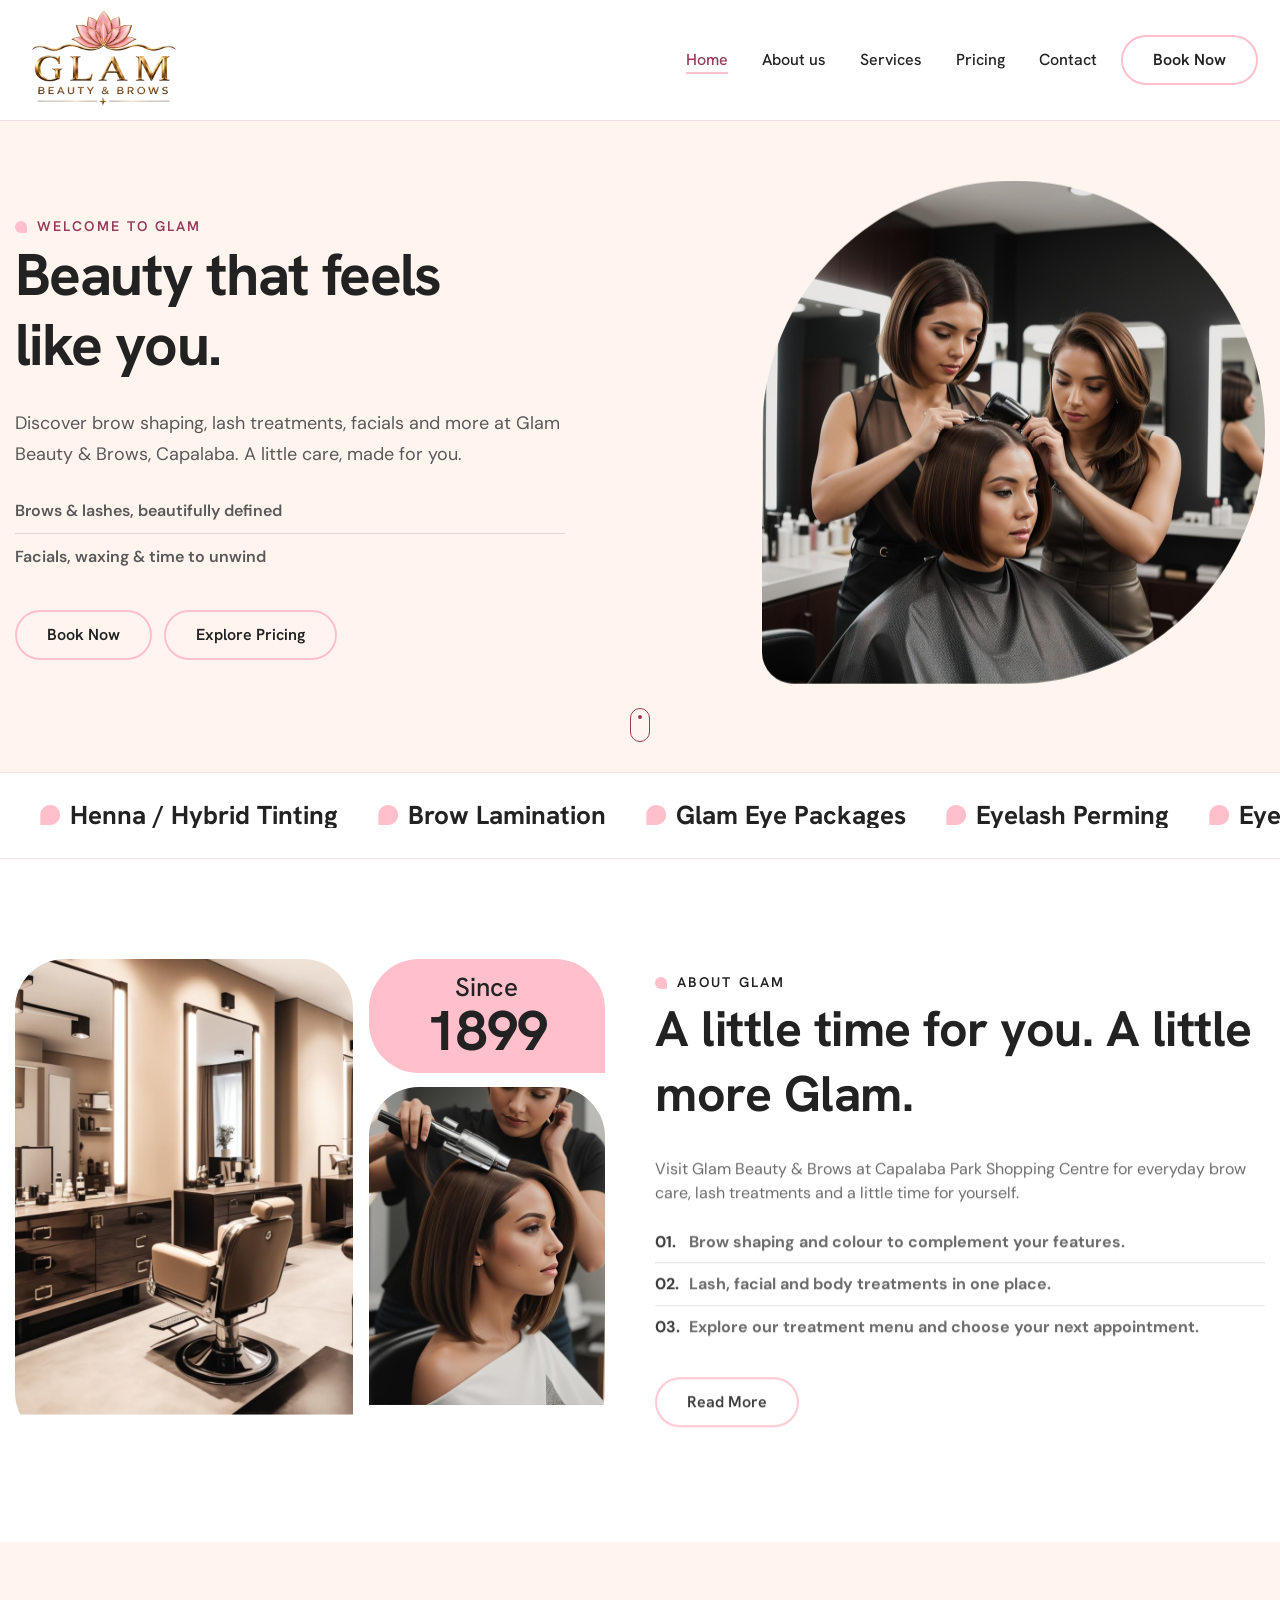
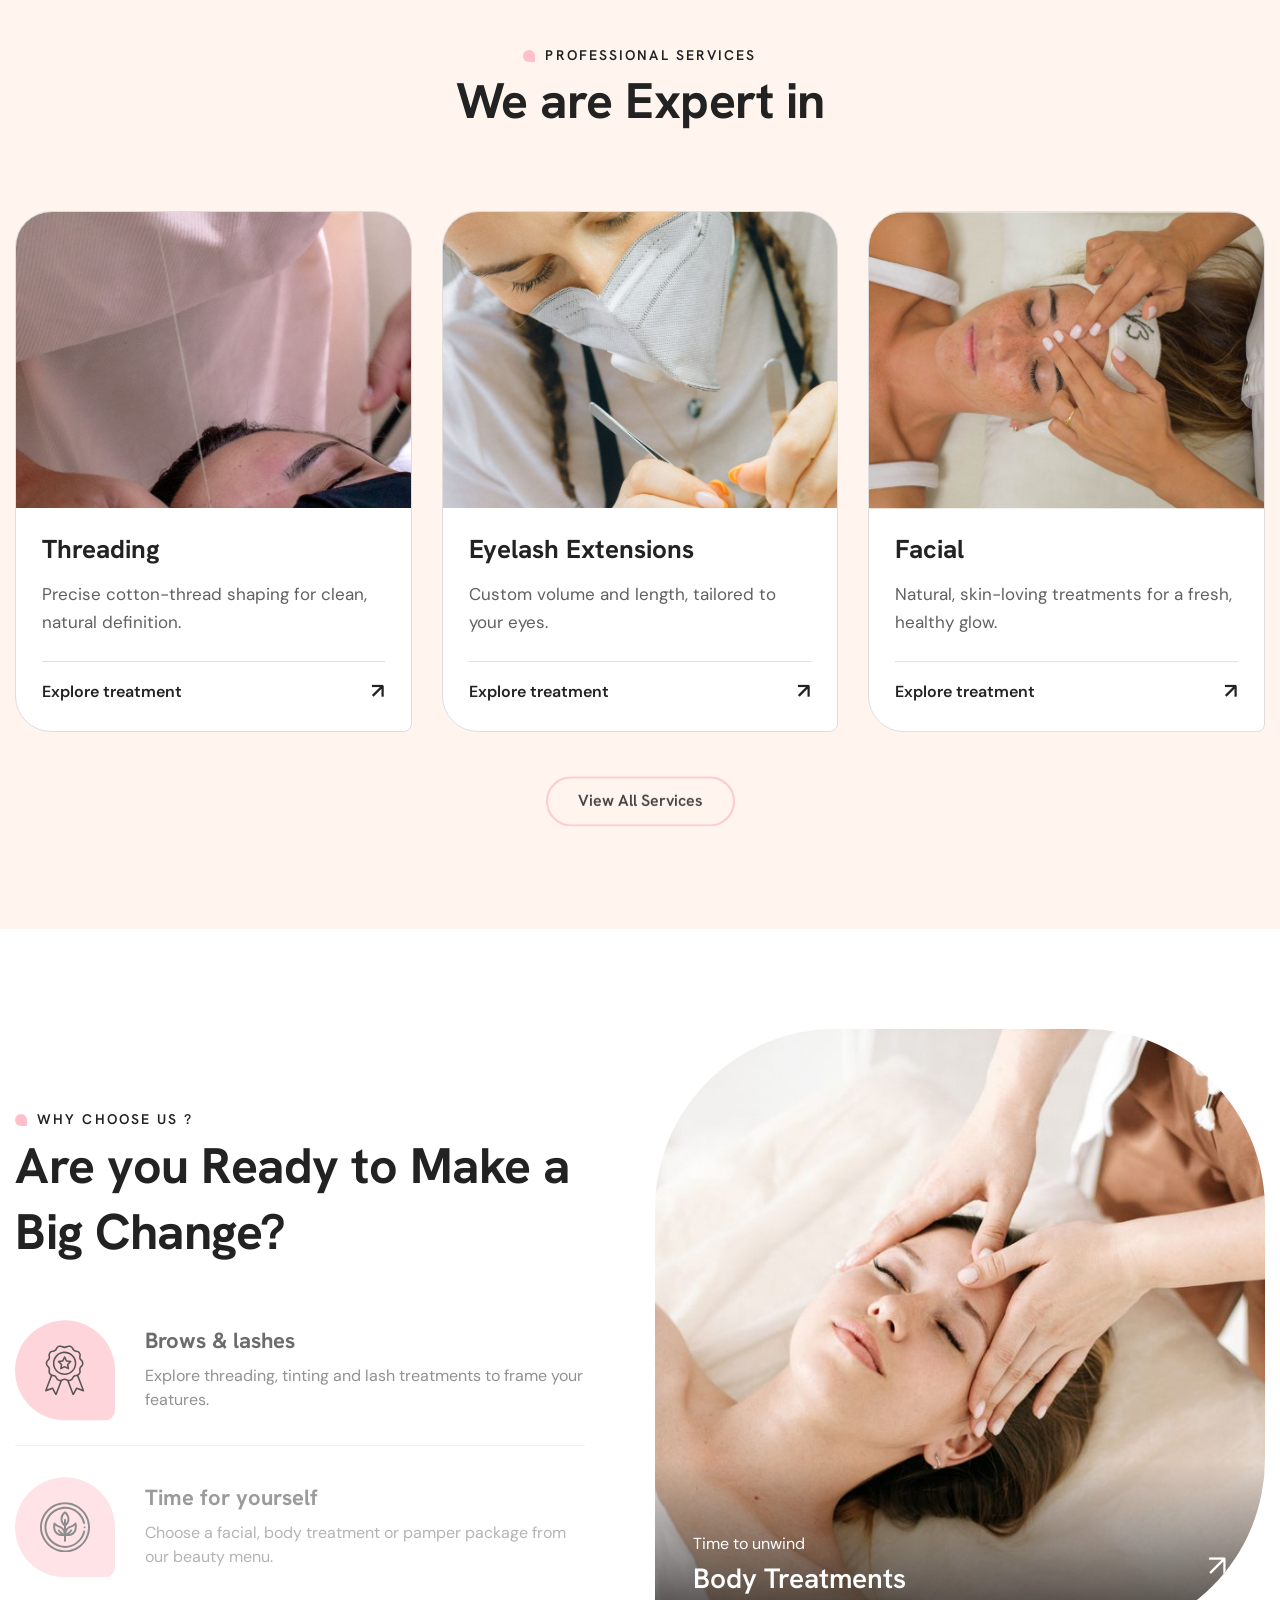
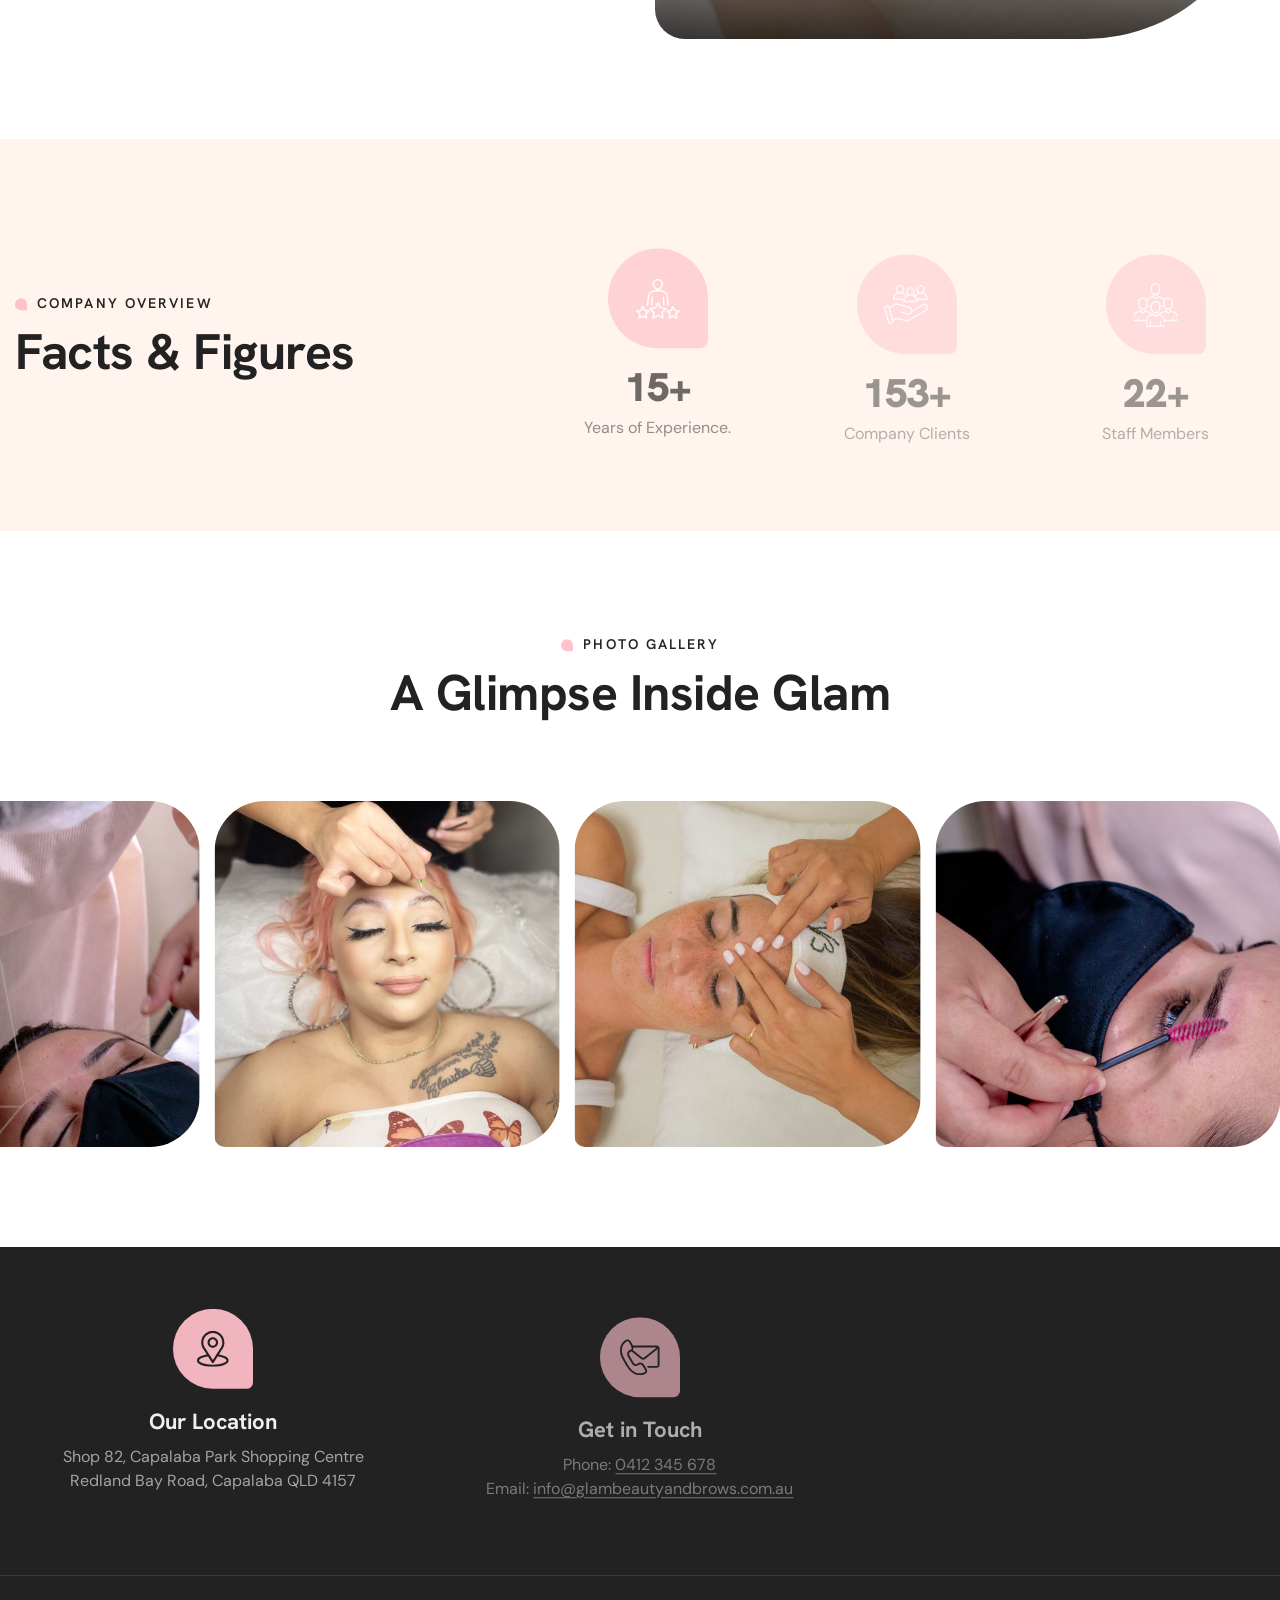
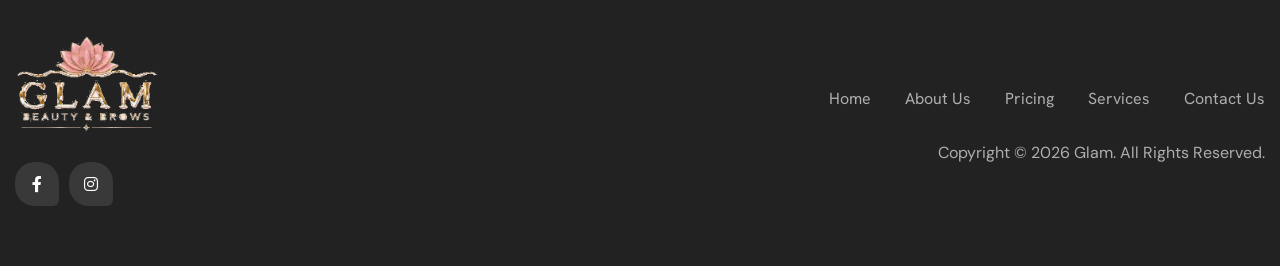
<file: index.html>
<!doctype html>
<html lang="en">
  <head>
    <!-- Meta -->
    <meta charset="utf-8" />
    <meta http-equiv="X-UA-Compatible" content="IE=edge" />
    <meta name="viewport" content="width=device-width, initial-scale=1.0" />
    <meta
      name="description"
      content="Glam is a luxury beauty & brows salon offering threading, tinting, facials, brow lamination and lash extensions. Book your appointment today."
    />
    <meta
      name="keywords"
      content="beauty salon, brows, threading, tinting, facials, brow lamination, lash extensions"
    />
    <meta name="author" content="Digital Marketers Perth" />
    <!-- Page Title -->
    <title>Glam Beauty &amp; Brows | Capalaba</title>
    <!-- Favicon Icon -->
    <link rel="icon" type="image/png" sizes="64x64" href="images/favicon.png" />
    <link rel="apple-touch-icon" sizes="180x180" href="images/apple-touch-icon.png" />
    <!-- Google Fonts css-->
    <link rel="preconnect" href="https://fonts.googleapis.com" />
    <link rel="preconnect" href="https://fonts.gstatic.com" crossorigin="" />
    <link
      href="https://fonts.googleapis.com/css2?family=DM+Sans:opsz,wght@9..40,400;9..40,500;9..40,600;9..40,700&amp;family=Hanken+Grotesk:wght@400;500;600;700&amp;display=swap"
      rel="stylesheet"
    />
    <!-- Bootstrap css -->
    <link href="css/bootstrap.min.css" rel="stylesheet" media="screen" />
    <!-- Font Awesome icon css-->
    <link href="css/all.min.css" rel="stylesheet" media="screen" />
    <!-- Main custom css -->
    <link href="css/custom.css" rel="stylesheet" media="screen" />
    <link href="css/home-services.css" rel="stylesheet" media="screen" />
    <link href="css/brand.css" rel="stylesheet" />
  </head>

  <body class="glam-site home-page">
    <a class="skip-link" href="#main-content">Skip to content</a>

    <!-- Header Start -->
    <header class="main-header">
      <div class="header-sticky">
        <nav class="navbar navbar-expand-lg" aria-label="Main navigation">
          <div class="container">
            <!-- Logo Start -->
            <a class="navbar-brand" href="index.html">
              <img src="images/Glam%20Logo.png" alt="Glam Beauty &amp; Brows"  loading="eager"  decoding="async" width="1080" height="1080" />
            </a>
            <!-- Logo End -->

            <!-- Main Menu start -->
            <div class="navbar-collapse main-menu" id="main-navigation">
              <ul class="navbar-nav mr-auto" id="menu">
                <li class="nav-item"><a class="nav-link" href="index.html" aria-current="page">Home</a></li>
                <li class="nav-item">
                  <a class="nav-link" href="about.html">About us</a>
                </li>
                <li class="nav-item">
                  <a class="nav-link" href="services.html">Services</a>
                </li>
                <li class="nav-item">
                  <a class="nav-link" href="pricing.html">Pricing</a>
                </li>
                <li class="nav-item">
                  <a class="nav-link" href="contact.html">Contact</a>
                </li>
                <li class="nav-item highlighted-menu">
                  <a class="nav-link" href="contact.html#contactForm">Book Now</a>
                </li>
              </ul>
            </div>
            <!-- Main Menu End -->

            <button class="menu-toggle" type="button" aria-controls="main-navigation" aria-expanded="false" hidden>Menu <span aria-hidden="true">☰</span></button>
          </div>
        </nav>

      </div>
    </header>
    <!-- Header End -->
    <main id="main-content" tabindex="-1">

    <!-- Hero Section Start -->
    <div class="hero">
      <div class="container">
        <div class="row align-items-center">
          <div class="col-lg-6">
            <!-- Hero Left Content Start -->
            <div class="hero-content">
              <div class="section-title">
                <h3 class="wow fadeInUp">Welcome to Glam</h3>
                <h1 class="text-anime">
                  Beauty that feels<br />like you.
                </h1>
              </div>
              <div class="hero-content-body wow fadeInUp" data-wow-delay="0.5s">
                <p>
                  Discover brow shaping, lash treatments, facials and more at Glam Beauty &amp; Brows, Capalaba. A little care, made for you.
                </p>
                <ul>
                  <li>Brows &amp; lashes, beautifully defined</li>
                  <li>Facials, waxing &amp; time to unwind</li>
                </ul>
              </div>

              <div
                class="hero-content-footer wow fadeInUp"
                data-wow-delay="0.75s"
              >
                <a href="contact.html" class="btn-default dark-bg">Book Now</a>
                <a href="pricing.html" class="btn-default dark-bg">Explore Pricing</a>
              </div>
            </div>
            <!-- Hero Left Content End -->
          </div>

          <div class="col-lg-6">
            <!-- Hero Image Start -->
            <div class="hero-image wow fadeInUp" data-wow-delay="0.75s">
              <figure class="hover-anime">
                <img src="images/hero-img.jpg" alt="Beauty treatment at Glam Beauty and Brows"  loading="eager"  decoding="async"  fetchpriority="high" width="503" height="503" />
              </figure>
            </div>
            <!-- Hero Image End -->
          </div>
        </div>

        <!-- Hero Scroll Down Arrow Start -->
        <div class="row">
          <div class="col-md-12 scrollsp">
            <a href="#aboutus" class="scroll-down" aria-label="Discover Glam"><span></span></a>
          </div>
        </div>
        <!-- Hero Scroll Down Arrow End -->
      </div>
    </div>
    <!-- Hero Section End -->

    <!-- Features Ticker Section Start -->
    <div class="features-ticker">
      <div class="container-fluid">
        <div class="row">
          <div class="col-md-12">
            <!-- Features Ticker Start -->
            <div class="feature-ticker-box">
              <div class="feature-ticker-content">
                <ul>
                  <li><img src="images/ticker-icon.svg" alt=""  loading="lazy"  decoding="async" /> Threading</li>
                  <li><img src="images/ticker-icon.svg" alt=""  loading="lazy"  decoding="async" /> Tinting</li>
                  <li>
                    <img src="images/ticker-icon.svg" alt=""  loading="lazy"  decoding="async" /> Henna / Hybrid
                    Tinting
                  </li>
                  <li>
                    <img src="images/ticker-icon.svg" alt=""  loading="lazy"  decoding="async" /> Brow Lamination
                  </li>
                  <li>
                    <img src="images/ticker-icon.svg" alt=""  loading="lazy"  decoding="async" /> Glam Eye
                    Packages
                  </li>
                  <li>
                    <img src="images/ticker-icon.svg" alt=""  loading="lazy"  decoding="async" /> Eyelash Perming
                  </li>
                  <li>
                    <img src="images/ticker-icon.svg" alt=""  loading="lazy"  decoding="async" /> Eyelash
                    Extensions
                  </li>
                  <li><img src="images/ticker-icon.svg" alt=""  loading="lazy"  decoding="async" /> Facial</li>
                  <li>
                    <img src="images/ticker-icon.svg" alt=""  loading="lazy"  decoding="async" /> Body Treatments
                  </li>
                  <li>
                    <img src="images/ticker-icon.svg" alt=""  loading="lazy"  decoding="async" /> Pamper Packages
                  </li>
                  <li><img src="images/ticker-icon.svg" alt=""  loading="lazy"  decoding="async" /> Waxing</li>
                </ul>
              </div>

              <div class="feature-ticker-content" aria-hidden="true">
                <ul>
                  <li><img src="images/ticker-icon.svg" alt=""  loading="lazy"  decoding="async" /> Threading</li>
                  <li><img src="images/ticker-icon.svg" alt=""  loading="lazy"  decoding="async" /> Tinting</li>
                  <li>
                    <img src="images/ticker-icon.svg" alt=""  loading="lazy"  decoding="async" /> Henna / Hybrid
                    Tinting
                  </li>
                  <li>
                    <img src="images/ticker-icon.svg" alt=""  loading="lazy"  decoding="async" /> Brow Lamination
                  </li>
                  <li>
                    <img src="images/ticker-icon.svg" alt=""  loading="lazy"  decoding="async" /> Glam Eye
                    Packages
                  </li>
                  <li>
                    <img src="images/ticker-icon.svg" alt=""  loading="lazy"  decoding="async" /> Eyelash Perming
                  </li>
                  <li>
                    <img src="images/ticker-icon.svg" alt=""  loading="lazy"  decoding="async" /> Eyelash
                    Extensions
                  </li>
                  <li><img src="images/ticker-icon.svg" alt=""  loading="lazy"  decoding="async" /> Facial</li>
                  <li>
                    <img src="images/ticker-icon.svg" alt=""  loading="lazy"  decoding="async" /> Body Treatments
                  </li>
                  <li>
                    <img src="images/ticker-icon.svg" alt=""  loading="lazy"  decoding="async" /> Pamper Packages
                  </li>
                  <li><img src="images/ticker-icon.svg" alt=""  loading="lazy"  decoding="async" /> Waxing</li>
                </ul>
              </div>
            </div>
            <!-- Features Ticker End -->
          </div>
        </div>
      </div>
    </div>
    <!-- Features Ticker Section End -->

    <!-- About us Section Start -->
    <div class="about-us-section" id="aboutus">
      <div class="container">
        <div class="row align-items-center">
          <div class="col-lg-6">
            <!-- About Left Image Start -->
            <div class="about-image">
              <div class="row">
                <div class="col-7">
                  <div class="about-img right-shape">
                    <figure class="reveal hover-anime">
                      <img src="images/about-img-1.jpg" alt=""  loading="lazy"  decoding="async" width="375" height="536" />
                    </figure>
                  </div>
                </div>

                <div class="col-5">
                  <div class="about-year-image">
                    <div class="about-year">
                      <p>Since</p>
                      <h4 class="counter">1998</h4>
                    </div>

                    <div class="about-img left-shape">
                      <figure class="reveal hover-anime">
                        <img src="images/about-img-2.jpg" alt=""  loading="lazy"  decoding="async" width="240" height="360" />
                      </figure>
                    </div>
                  </div>
                </div>
              </div>
            </div>
            <!-- About Left Image End -->
          </div>

          <div class="col-lg-6">
            <!-- Section Title Start -->
            <div class="section-title">
              <h3 class="wow fadeInUp">About Glam</h3>
              <h2 class="text-anime">
                A little time for you. A little more Glam.
              </h2>
            </div>
            <!-- Section Title End -->

            <!-- About Content Start -->
            <div class="about-content wow fadeInUp" data-wow-delay="0.75s">
              <p>Visit Glam Beauty &amp; Brows at Capalaba Park Shopping Centre for everyday brow care, lash treatments and a little time for yourself.</p>

              <ul>
                <li>
                  <span>01.</span> Brow shaping and colour to complement your features.
                </li>
                <li>
                  <span>02.</span> Lash, facial and body treatments in one place.
                </li>
                <li>
                  <span>03.</span> Explore our treatment menu and choose your next appointment.
                </li>
              </ul>

              <a href="about.html" class="btn-default">Read More</a>
            </div>
            <!-- About Content End -->
          </div>
        </div>
      </div>
    </div>
    <!-- About us Section End -->

    <!-- Homer Services Section Start -->
    <div class="home-services">
      <div class="container">
        <div class="row">
          <div class="col-md-12">
            <!-- Section Title Start -->
            <div class="section-title">
              <h3 class="wow fadeInUp">Professional Services</h3>
              <h2 class="text-anime">We are Expert in</h2>
            </div>
            <!-- Section Title End -->
          </div>
        </div>

        <div class="row home-treatment-grid justify-content-center">
          <div class="col-lg-4 col-md-6">
            <article class="home-treatment">
              <a
                href="services.html#brows"
                class="home-treatment-photo"
                aria-label="Explore Threading"
                ><img
                  src="images/services/threading.jpg"
                  alt="Eyebrow threading treatment"
                  loading="lazy"
                  decoding="async" width="1000" height="1500" /></a>
              <div class="home-treatment-copy">
                <h3><a href="services.html#brows">Threading</a></h3>
                <p>
                  Precise cotton-thread shaping for clean, natural definition.
                </p>
                <a href="services.html#brows" class="home-treatment-link"
                  >Explore treatment <span aria-hidden="true">&#8599;</span></a
                >
              </div>
            </article>
          </div>
          <div class="col-lg-4 col-md-6">
            <article class="home-treatment">
              <a
                href="services.html#lashes"
                class="home-treatment-photo"
                aria-label="Explore Eyelash Extensions"
                ><img
                  src="images/services/eyelash-extensions.jpg"
                  alt="Technician carefully applying eyelash extensions"
                  loading="lazy"
                  decoding="async" width="1000" height="1500" /></a>
              <div class="home-treatment-copy">
                <h3><a href="services.html#lashes">Eyelash Extensions</a></h3>
                <p>Custom volume and length, tailored to your eyes.</p>
                <a href="services.html#lashes" class="home-treatment-link"
                  >Explore treatment <span aria-hidden="true">&#8599;</span></a
                >
              </div>
            </article>
          </div>
          <div class="col-lg-4 col-md-6">
            <article class="home-treatment">
              <a
                href="services.html#skin-body"
                class="home-treatment-photo"
                aria-label="Explore Facial"
                ><img
                  src="images/services/facial.jpg"
                  alt="Relaxing facial massage in a spa"
                  loading="lazy"
                  decoding="async" width="1000" height="667" /></a>
              <div class="home-treatment-copy">
                <h3><a href="services.html#skin-body">Facial</a></h3>
                <p>
                  Natural, skin-loving treatments for a fresh, healthy glow.
                </p>
                <a href="services.html#skin-body" class="home-treatment-link"
                  >Explore treatment <span aria-hidden="true">&#8599;</span></a
                >
              </div>
            </article>
          </div>
        </div>

        <div class="row">
          <div class="col-md-12 text-center">
            <a
              href="services.html"
              class="btn-default wow fadeInUp"
              data-wow-delay="0.5s"
              >View All Services</a
            >
          </div>
        </div>
      </div>
    </div>
    <!-- Homer Services Section End -->

    <!-- Why Choose us Section Start -->
    <div class="why-choose-us">
      <div class="container">
        <div class="row align-items-center flex-column-reverse flex-lg-row">
          <div class="col-lg-6">
            <!-- Section Title Start -->
            <div class="section-title">
              <h3 class="wow fadeInUp">Why Choose us ?</h3>
              <h2 class="text-anime">Are you Ready to Make a Big Change?</h2>
            </div>
            <!-- Section Title End -->

            <!-- Whyus Content Start  -->
            <div class="whyus-content">
              <!-- Whyus Item Start -->
              <div
                class="whyus-feature-item wow fadeInUp"
                data-wow-delay="0.5s"
              >
                <div class="whyus-icon">
                  <img src="images/whyus-1.svg" alt=""  loading="lazy"  decoding="async" />
                </div>

                <div class="whyus-desc">
                  <h3>Brows &amp; lashes</h3>
                  <p>Explore threading, tinting and lash treatments to frame your features.</p>
                </div>
              </div>
              <!-- Whyus Item End -->

              <!-- Whyus Item Start -->
              <div
                class="whyus-feature-item wow fadeInUp"
                data-wow-delay="0.75s"
              >
                <div class="whyus-icon">
                  <img src="images/whyus-2.svg" alt=""  loading="lazy"  decoding="async" />
                </div>

                <div class="whyus-desc">
                  <h3>Time for yourself</h3>
                  <p>Choose a facial, body treatment or pamper package from our beauty menu.</p>
                </div>
              </div>
              <!-- Whyus Item End -->
            </div>
            <!-- Whyus Content End  -->
          </div>
          <div class="col-lg-6">
            <!-- Featured Service Image Start -->
            <a
              class="home-featured-treatment"
              href="services.html#skin-body"
              aria-label="Explore body treatments and head massage"
            >
              <img
                src="images/services/body-treatments.jpg"
                alt="A woman enjoying a relaxing head massage"
                loading="lazy"
                decoding="async" width="1000" height="667" />
              <span class="home-featured-caption"
                ><span
                  >Time to unwind<br /><strong>Body Treatments</strong></span
                ><span aria-hidden="true">&#8599;</span></span
              >
            </a>
            <!-- Featured Service Image End -->
          </div>
        </div>
      </div>
    </div>
    <!-- Why Choose us Section End -->

    <!-- Facts Section Start -->
    <div class="fun-facts">
      <div class="container">
        <div class="row align-items-center">
          <div class="col-lg-5">
            <!-- Section Title Start -->
            <div class="section-title">
              <h3 class="wow fadeInUp">Company Overview</h3>
              <h2 class="text-anime">Facts &amp; Figures</h2>
            </div>
            <!-- Section Title End -->
          </div>

          <div class="col-lg-7">
            <div class="facts-counter">
              <div class="row">
                <div class="col-md-4">
                  <!-- Counter Item Start -->
                  <div class="facts-item wow fadeInUp" data-wow-delay="0.5s">
                    <div class="icon-box">
                      <img src="images/counter-1.svg" alt=""  loading="lazy"  decoding="async" />
                    </div>

                    <h3><span class="counter">19</span>+</h3>
                    <p>Years of Experience.</p>
                  </div>
                  <!-- Counter Item End -->
                </div>

                <div class="col-md-4">
                  <!-- Counter Item Start -->
                  <div class="facts-item wow fadeInUp" data-wow-delay="0.75s">
                    <div class="icon-box">
                      <img src="images/counter-2.svg" alt=""  loading="lazy"  decoding="async" />
                    </div>

                    <h3><span class="counter">200</span>+</h3>
                    <p>Company Clients</p>
                  </div>
                  <!-- Counter Item End -->
                </div>

                <div class="col-md-4">
                  <!-- Counter Item Start -->
                  <div class="facts-item wow fadeInUp" data-wow-delay="1.0s">
                    <div class="icon-box">
                      <img src="images/counter-3.svg" alt=""  loading="lazy"  decoding="async" />
                    </div>

                    <h3><span class="counter">29</span>+</h3>
                    <p>Staff Members</p>
                  </div>
                  <!-- Counter Item End -->
                </div>
              </div>
            </div>
          </div>
        </div>
      </div>
    </div>
    <!-- Facts Section End -->

    <!-- Photo Gallery Section Start -->
    <div class="photo-gallery">
      <div class="container-fluid">
        <div class="row">
          <div class="col-md-12">
            <!-- Section Title Start -->
            <div class="section-title">
              <h3 class="wow fadeInUp">Photo Gallery</h3>
              <h2 class="text-anime">A Glimpse Inside Glam</h2>
            </div>
            <!-- Section Title End -->
          </div>
        </div>

        <div class="row">
          <div class="col-md-12">
            <div class="photo-gallery-ticker" tabindex="0" role="region" aria-label="Salon photo gallery, scrolling automatically. Focus or hover to pause.">
              <!-- Photo Gallery Images Start -->
              <div class="photo-gallery-content">
                <div class="photo-gallery-item">
                  <figure class="hover-anime">
                    <img
                      src="images/services/threading.jpg"
                      alt="Eyebrow threading treatment"
                      loading="lazy"
                      decoding="async"
                      width="1000"
                      height="1500"
                    />
                  </figure>
                </div>

                <div class="photo-gallery-item">
                  <figure class="hover-anime">
                    <img
                      src="images/services/henna-hybrid.jpg"
                      alt="Beautician applying eyebrow tint"
                      loading="lazy"
                      decoding="async"
                      width="1000"
                      height="1333"
                    />
                  </figure>
                </div>

                <div class="photo-gallery-item">
                  <figure class="hover-anime">
                    <img
                      src="images/services/facial.jpg"
                      alt="Relaxing facial massage"
                      loading="lazy"
                      decoding="async"
                      width="1000"
                      height="667"
                    />
                  </figure>
                </div>

                <div class="photo-gallery-item">
                  <figure class="hover-anime">
                    <img
                      src="images/services/brow-lamination.jpg"
                      alt="Eyebrow styling with a brow brush"
                      loading="lazy"
                      decoding="async"
                      width="1000"
                      height="667"
                    />
                  </figure>
                </div>

                <div class="photo-gallery-item">
                  <figure class="hover-anime">
                    <img
                      src="images/services/eyelash-extensions.jpg"
                      alt="Professional eyelash extension application"
                      loading="lazy"
                      decoding="async"
                      width="1000"
                      height="1500"
                    />
                  </figure>
                </div>

                <div class="photo-gallery-item">
                  <figure class="hover-anime">
                    <img
                      src="images/services/pamper-packages.jpg"
                      alt="A soothing spa facial treatment"
                      loading="lazy"
                      decoding="async"
                      width="1000"
                      height="1500"
                    />
                  </figure>
                </div>
              </div>

              <!-- Duplicate track: lets the slow side-scroll loop without a jump. -->
              <div class="photo-gallery-content" aria-hidden="true">
                <div class="photo-gallery-item">
                  <figure class="hover-anime">
                    <img
                      src="images/services/threading.jpg"
                      alt=""
                      loading="lazy"
                      decoding="async"
                      width="1000"
                      height="1500"
                    />
                  </figure>
                </div>

                <div class="photo-gallery-item">
                  <figure class="hover-anime">
                    <img
                      src="images/services/henna-hybrid.jpg"
                      alt=""
                      loading="lazy"
                      decoding="async"
                      width="1000"
                      height="1333"
                    />
                  </figure>
                </div>

                <div class="photo-gallery-item">
                  <figure class="hover-anime">
                    <img
                      src="images/services/facial.jpg"
                      alt=""
                      loading="lazy"
                      decoding="async"
                      width="1000"
                      height="667"
                    />
                  </figure>
                </div>

                <div class="photo-gallery-item">
                  <figure class="hover-anime">
                    <img
                      src="images/services/brow-lamination.jpg"
                      alt=""
                      loading="lazy"
                      decoding="async"
                      width="1000"
                      height="667"
                    />
                  </figure>
                </div>

                <div class="photo-gallery-item">
                  <figure class="hover-anime">
                    <img
                      src="images/services/eyelash-extensions.jpg"
                      alt=""
                      loading="lazy"
                      decoding="async"
                      width="1000"
                      height="1500"
                    />
                  </figure>
                </div>

                <div class="photo-gallery-item">
                  <figure class="hover-anime">
                    <img
                      src="images/services/pamper-packages.jpg"
                      alt=""
                      loading="lazy"
                      decoding="async"
                      width="1000"
                      height="1500"
                    />
                  </figure>
                </div>
              </div>
              <!-- Photo Gallery Images End -->
            </div>
          </div>
        </div>
      </div>
    </div>
    <!-- Photo Gallery Section End -->



    </main>
    <!-- Footer Start -->
    <footer class="footer">
      <!-- Footer Contact Information Section Start -->
      <div class="footer-contact-information">
        <div class="container">
          <div class="row">
            <div class="col-md-4">
              <!-- Footer Contact Info Box Start -->
              <div class="contact-info-item wow fadeInUp">
                <div class="icon-box">
                  <img src="images/icon-location.svg" alt=""  loading="lazy"  decoding="async" />
                </div>

                <h3>Our Location</h3>
                <p>
                  Shop 82, Capalaba Park Shopping Centre<br />Redland Bay Road,
                  Capalaba QLD 4157
                </p>
              </div>
              <!-- Footer Contact Info Box End -->
            </div>

            <div class="col-md-4">
              <!-- Footer Contact Info Box Start -->
              <div
                class="contact-info-item wow fadeInUp"
                data-wow-delay="0.25s"
              >
                <div class="icon-box">
                  <img src="images/icon-email-phone.svg" alt=""  loading="lazy"  decoding="async" />
                </div>

                <h3>Get in Touch</h3>
                <p>
                  Phone: <a href="tel:0412345678">0412 345 678</a> <br />Email:
                  <a href="mailto:info@glambeautyandbrows.com.au">info@glambeautyandbrows.com.au</a>
                </p>
              </div>
              <!-- Footer Contact Info Box End -->
            </div>

            <div class="col-md-4">
              <!-- Footer Contact Info Box Start -->
              <div class="contact-info-item wow fadeInUp" data-wow-delay="0.5s">
                <div class="icon-box">
                  <img src="images/icon-working-hours.svg" alt=""  loading="lazy"  decoding="async" />
                </div>

                <h3>Working Hours</h3>
                <p>
                  Mon-Fri: 10:00 AM - 9:00 PM <br />Saturday: 10:00 AM - 7:00 PM
                  <br />Sunday: 10:00 PM - 7:00 PM
                </p>
              </div>
              <!-- Footer Contact Info Box End -->
            </div>
          </div>
        </div>
      </div>
      <!-- Footer Contact Information Section End -->

      <!-- Main Footer Start -->
      <div class="footer-main">
        <div class="container">
          <div class="row align-items-center">
            <div class="col-lg-5">
              <!-- Footer Logo Start -->
              <div class="footer-logo">
                <img src="images/logo-light.png" alt=""  loading="lazy"  decoding="async" width="360" height="241" />
              </div>
              <!-- Footer Logo End -->

              <!-- Footer Social Icons Start -->
              <div class="footer-social">
                <ul>
                  <li>
                    <a
                      href="https://www.facebook.com/share/1JenP1cr3H/?mibextid=wwXIfr"
                      target="_blank"
                      rel="noopener noreferrer"
                       aria-label="Facebook"><i class="fab fa-facebook-f"></i
                    ></a>
                  </li>
                  <li>
                    <a
                      href="https://www.instagram.com/glam.beautyandbrows?stkn=MWQxaG5vMnYycDNueA==&amp;utm_source=ig_contact_invite"
                      target="_blank"
                      rel="noopener noreferrer"
                       aria-label="Instagram"><i class="fab fa-instagram"></i
                    ></a>
                  </li>
                </ul>
              </div>
              <!-- Footer Social Icons End -->
            </div>

            <div class="col-lg-7">
              <!-- Footer Menu Start -->
              <div class="footer-menu">
                <ul>
                  <li><a href="index.html">Home</a></li>
                  <li><a href="about.html">About Us</a></li>
                  <li><a href="pricing.html">Pricing</a></li>
                  <li><a href="services.html">Services</a></li>
                  <li><a href="contact.html">Contact Us</a></li>
                </ul>
              </div>
              <!-- Footer Menu End -->

              <!-- Footer Copyright Start -->
              <div class="copyright">
                <p>Copyright © 2026 Glam. All Rights Reserved.</p>
              </div>
              <!-- Footer Copyright End -->
            </div>
          </div>
        </div>
      </div>
      <!-- Main Footer End -->
    </footer>
    <!-- Footer End -->

    <script src="js/function.js" defer></script>
    <script src="js/vendor/gsap.min.js" defer></script>
    <script src="js/vendor/ScrollTrigger.min.js" defer></script>
    <script src="js/vendor/SplitText.min.js" defer></script>
    <script src="js/animations.js" defer></script>
  </body>
</html>
</file>
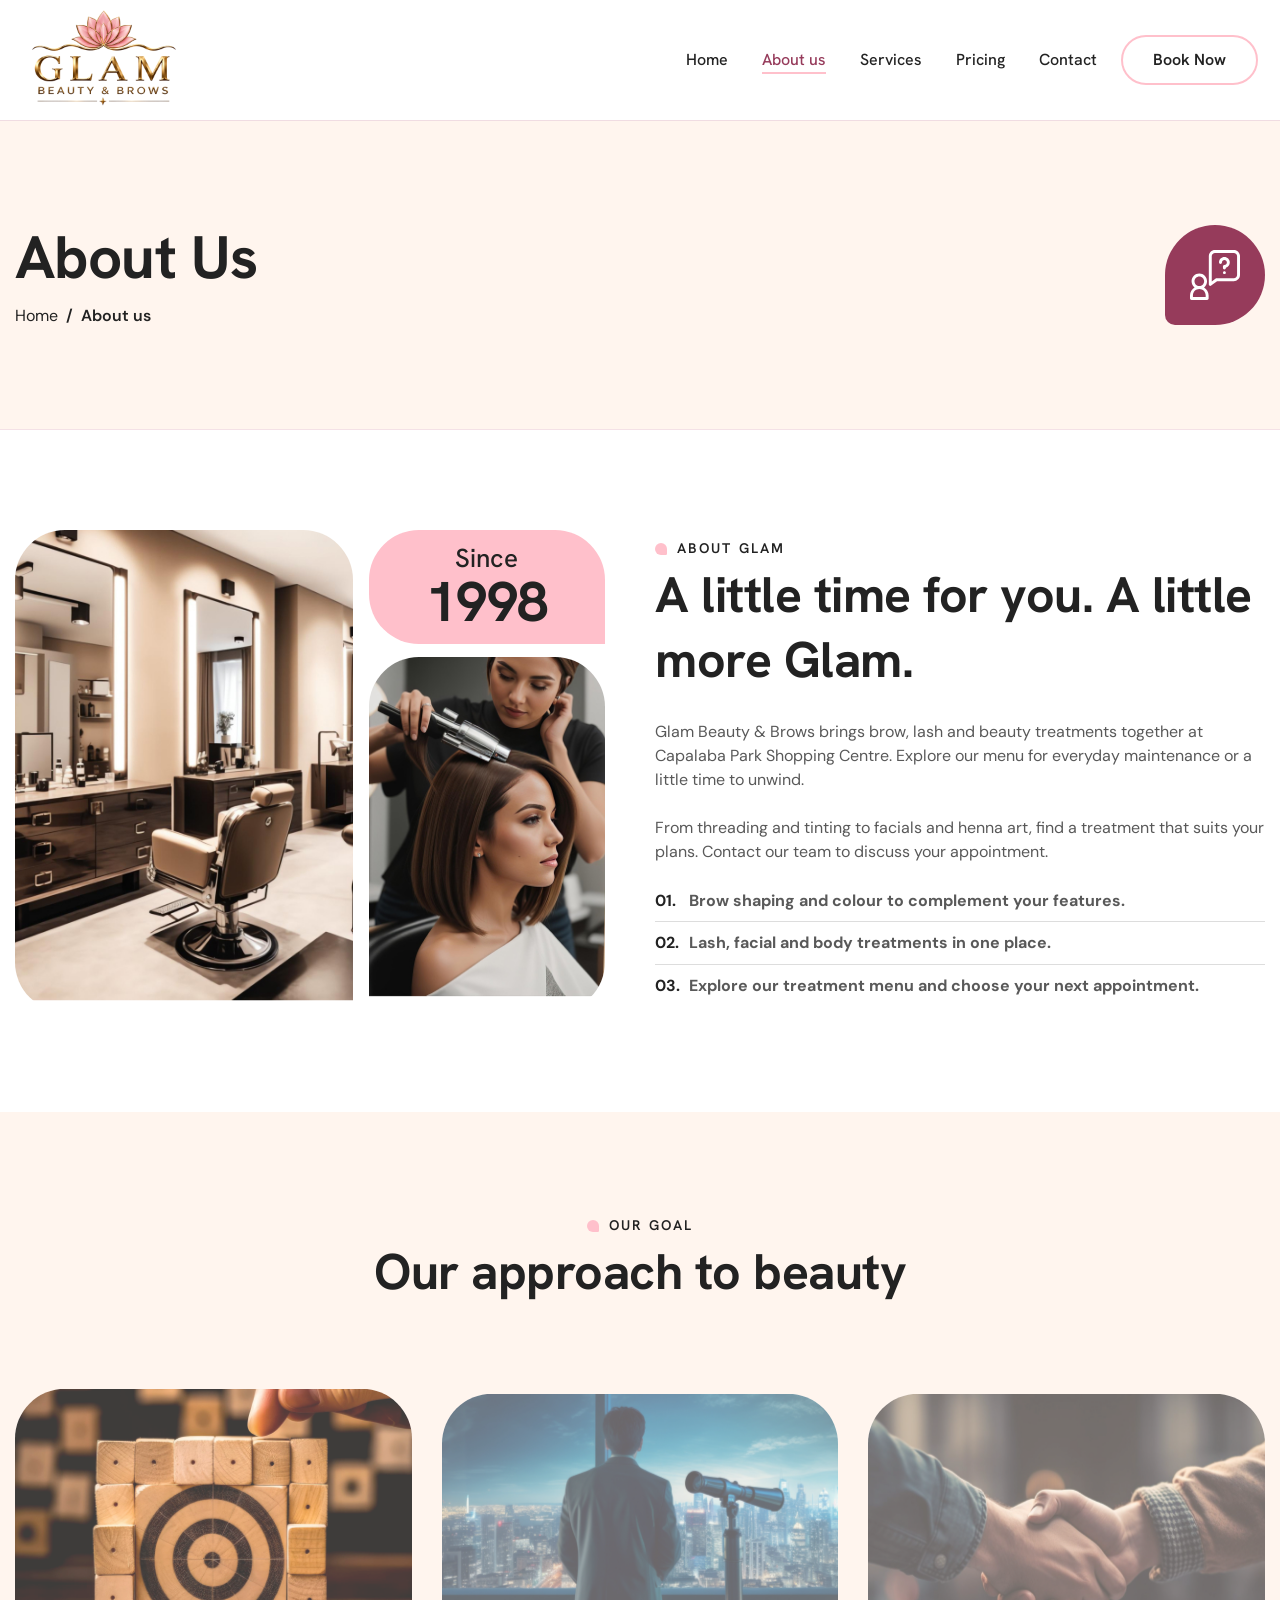
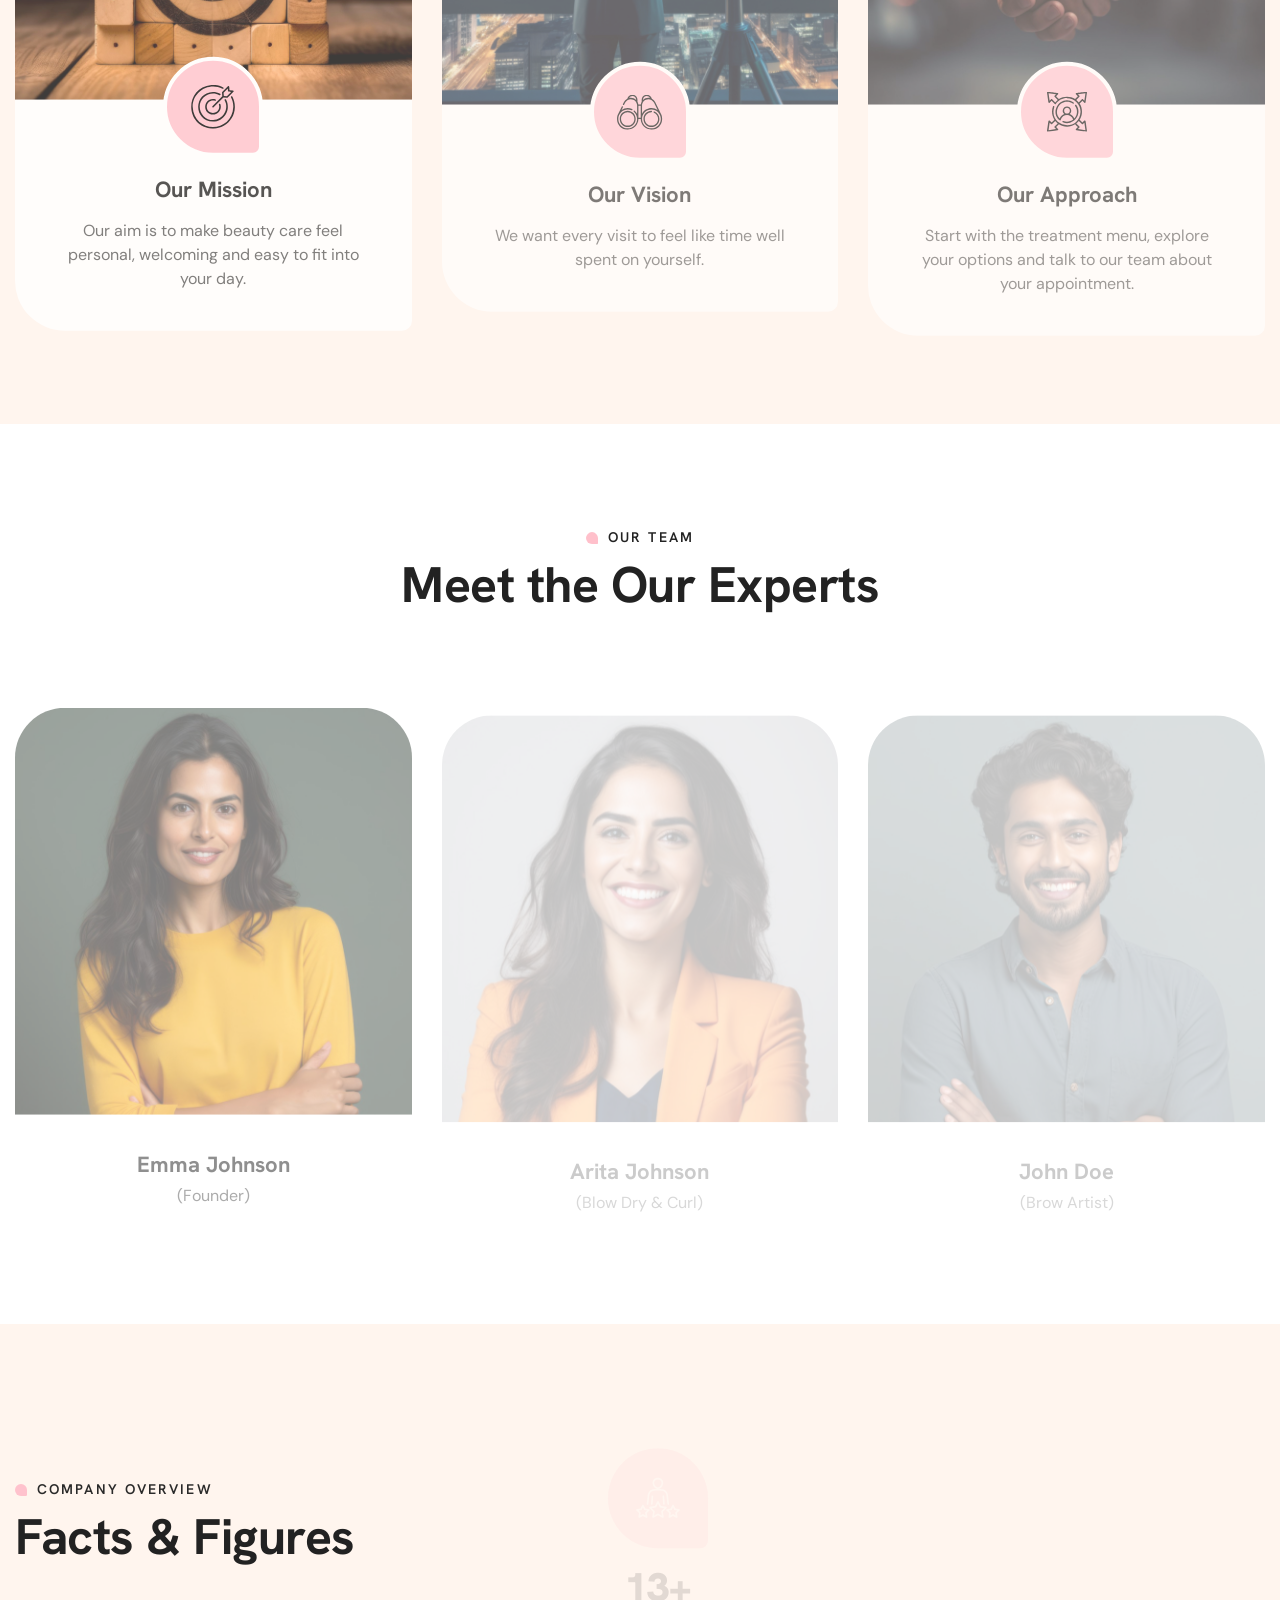
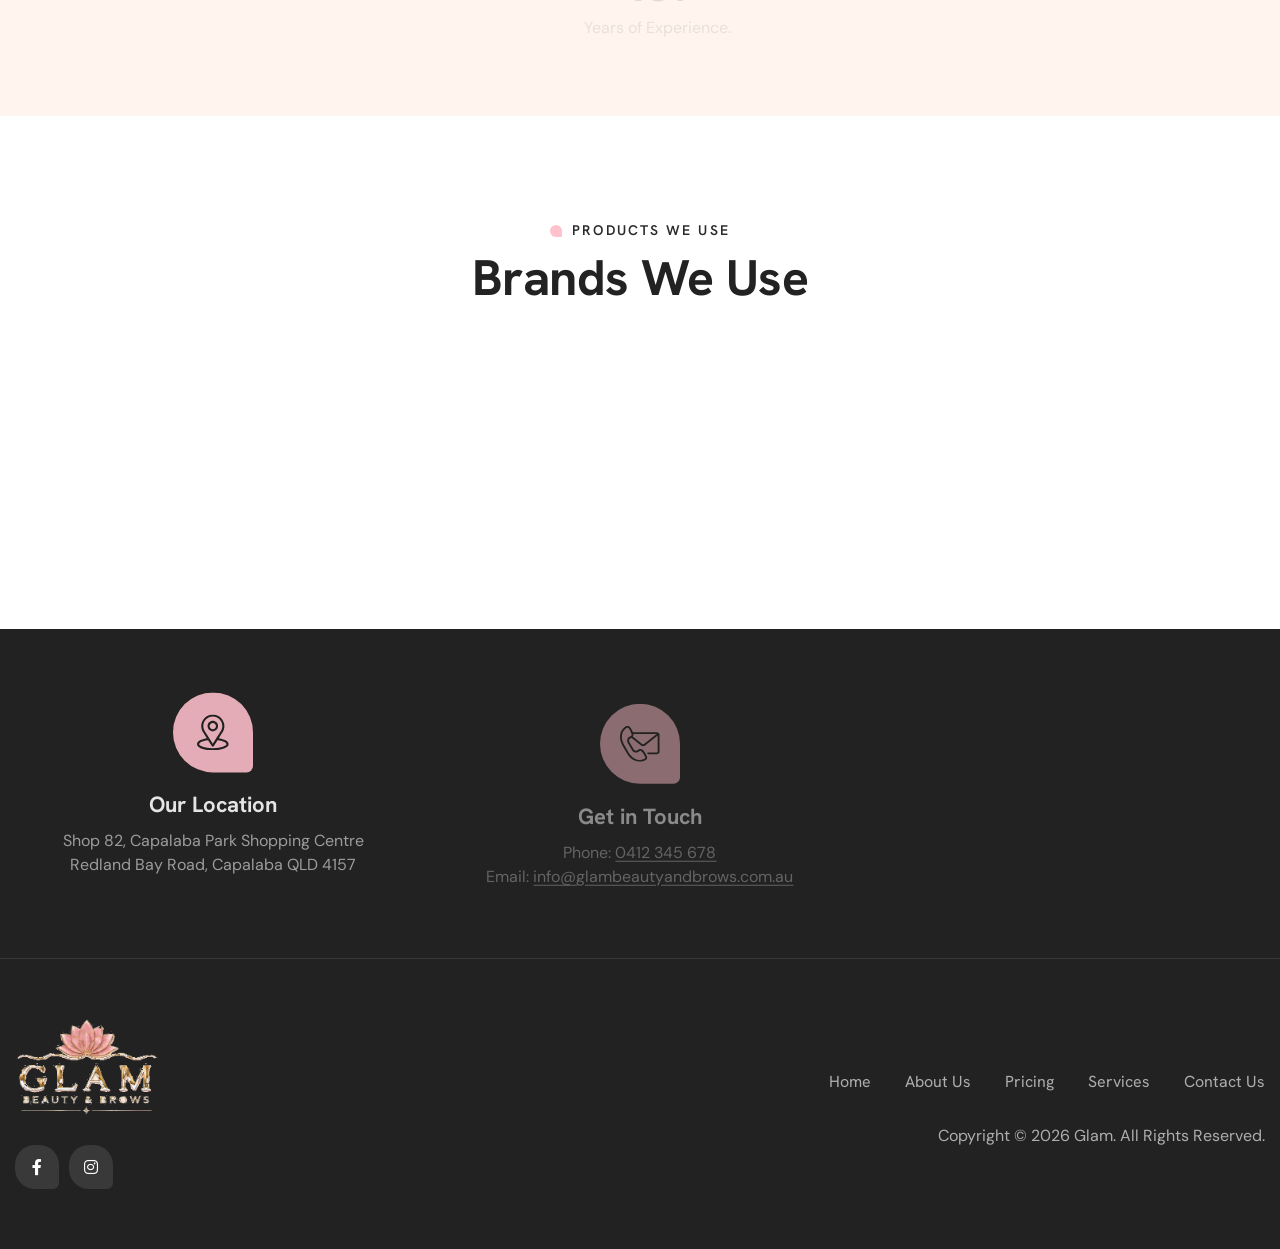
<file: about.html>
<!doctype html>
<html lang="en">
  <head>
    <!-- Meta -->
    <meta charset="utf-8" />
    <meta http-equiv="X-UA-Compatible" content="IE=edge" />
    <meta name="viewport" content="width=device-width, initial-scale=1.0" />
    <meta
      name="description"
      content="Learn about Glam Beauty & Brows — our story, mission, vision and the expert team behind your favorite beauty salon."
    />
    <meta name="keywords" content="" />
    <meta name="author" content="Digital Marketers Perth" />
    <!-- Page Title -->
    <title>About Us | Glam Beauty &amp; Brows</title>
    <!-- Favicon Icon -->
    <link rel="icon" type="image/png" sizes="64x64" href="images/favicon.png" />
    <link
      rel="apple-touch-icon"
      sizes="180x180"
      href="images/apple-touch-icon.png"
    />
    <!-- Google Fonts css-->
    <link rel="preconnect" href="https://fonts.googleapis.com" />
    <link rel="preconnect" href="https://fonts.gstatic.com" crossorigin="" />
    <link
      href="https://fonts.googleapis.com/css2?family=DM+Sans:opsz,wght@9..40,400;9..40,500;9..40,600;9..40,700&amp;family=Hanken+Grotesk:wght@400;500;600;700&amp;display=swap"
      rel="stylesheet"
    />
    <!-- Bootstrap css -->
    <link href="css/bootstrap.min.css" rel="stylesheet" media="screen" />
    <!-- Font Awesome icon css-->
    <link href="css/all.min.css" rel="stylesheet" media="screen" />
    <!-- Main custom css -->
    <link href="css/custom.css" rel="stylesheet" media="screen" />
    <link href="css/brand.css" rel="stylesheet" />
  </head>

  <body class="glam-site about-page">
    <a class="skip-link" href="#main-content">Skip to content</a>

    <!-- Header Start -->
    <header class="main-header">
      <div class="header-sticky">
        <nav class="navbar navbar-expand-lg" aria-label="Main navigation">
          <div class="container">
            <!-- Logo Start -->
            <a class="navbar-brand" href="index.html">
              <img
                src="images/Glam%20Logo.png"
                alt="Glam Beauty &amp; Brows"
                loading="eager"
                decoding="async"
                width="1080"
                height="1080"
              />
            </a>
            <!-- Logo End -->

            <!-- Main Menu start -->
            <div class="navbar-collapse main-menu" id="main-navigation">
              <ul class="navbar-nav mr-auto" id="menu">
                <li class="nav-item">
                  <a class="nav-link" href="index.html">Home</a>
                </li>
                <li class="nav-item">
                  <a class="nav-link" href="about.html" aria-current="page"
                    >About us</a
                  >
                </li>
                <li class="nav-item">
                  <a class="nav-link" href="services.html">Services</a>
                </li>
                <li class="nav-item">
                  <a class="nav-link" href="pricing.html">Pricing</a>
                </li>
                <li class="nav-item">
                  <a class="nav-link" href="contact.html">Contact</a>
                </li>
                <li class="nav-item highlighted-menu">
                  <a class="nav-link" href="contact.html#contactForm"
                    >Book Now</a
                  >
                </li>
              </ul>
            </div>
            <!-- Main Menu End -->

            <button
              class="menu-toggle"
              type="button"
              aria-controls="main-navigation"
              aria-expanded="false"
              hidden
            >
              Menu <span aria-hidden="true">☰</span>
            </button>
          </div>
        </nav>
      </div>
    </header>
    <!-- Header End -->
    <main id="main-content" tabindex="-1">
      <!-- Page Header Section Start -->
      <div class="page-header">
        <div class="container">
          <div class="row align-items-center">
            <div class="col-md-8 order-md-1 order-2">
              <!-- Page Heading Start -->
              <div class="page-header-box">
                <h1 class="text-anime">About Us</h1>
                <ol class="breadcrumb wow fadeInUp" data-wow-delay="0.25s">
                  <li class="breadcrumb-item"><a href="index.html">Home</a></li>
                  <li class="breadcrumb-item active" aria-current="page">
                    About us
                  </li>
                </ol>
              </div>
              <!-- Page Heading End -->
            </div>

            <div class="col-md-4 order-md-2 order-1">
              <!-- Page Header Right Icon Start -->
              <div
                class="page-header-icon-box wow fadeInUp"
                data-wow-delay="0.50s"
              >
                <div class="page-header-icon">
                  <img
                    src="images/icon-about.svg"
                    alt=""
                    loading="lazy"
                    decoding="async"
                  />
                </div>
              </div>
              <!-- Page Header Right Icon End -->
            </div>
          </div>
        </div>
      </div>
      <!-- Page Header Section End -->

      <!-- About us Section Start -->
      <div class="about-us-section">
        <div class="container">
          <div class="row align-items-center">
            <div class="col-lg-6">
              <!-- About Left Image Start -->
              <div class="about-image">
                <div class="row">
                  <div class="col-7">
                    <div class="about-img right-shape">
                      <figure class="reveal hover-anime">
                        <img
                          src="images/about-img-1.jpg"
                          alt=""
                          loading="lazy"
                          decoding="async"
                          width="375"
                          height="536"
                        />
                      </figure>
                    </div>
                  </div>

                  <div class="col-5">
                    <div class="about-year-image">
                      <div class="about-year">
                        <p>Since</p>
                        <h4 class="counter">1998</h4>
                      </div>

                      <div class="about-img left-shape">
                        <figure class="reveal hover-anime">
                          <img
                            src="images/about-img-2.jpg"
                            alt=""
                            loading="lazy"
                            decoding="async"
                            width="240"
                            height="360"
                          />
                        </figure>
                      </div>
                    </div>
                  </div>
                </div>
              </div>
              <!-- About Left Image End -->
            </div>

            <div class="col-lg-6">
              <!-- Section Title Start -->
              <div class="section-title">
                <h3 class="wow fadeInUp">About Glam</h3>
                <h2 class="text-anime">
                  A little time for you. A little more Glam.
                </h2>
              </div>
              <!-- Section Title End -->

              <!-- About Content Start -->
              <div class="about-content wow fadeInUp" data-wow-delay="0.50s">
                <p>
                  Glam Beauty &amp; Brows brings brow, lash and beauty
                  treatments together at Capalaba Park Shopping Centre. Explore
                  our menu for everyday maintenance or a little time to unwind.
                </p>

                <p>
                  From threading and tinting to facials and henna art, find a
                  treatment that suits your plans. Contact our team to discuss
                  your appointment.
                </p>

                <ul>
                  <li>
                    <span>01.</span> Brow shaping and colour to complement your
                    features.
                  </li>
                  <li>
                    <span>02.</span> Lash, facial and body treatments in one
                    place.
                  </li>
                  <li>
                    <span>03.</span> Explore our treatment menu and choose your
                    next appointment.
                  </li>
                </ul>
              </div>
              <!-- About Content End -->
            </div>
          </div>
        </div>
      </div>
      <!-- About us Section End -->

      <!-- Our Goal Section Start -->
      <div class="our-goal">
        <div class="container">
          <div class="row">
            <div class="col-md-12">
              <!-- Section Title Start -->
              <div class="section-title">
                <h3 class="wow fadeInUp">Our Goal</h3>
                <h2 class="text-anime">Our approach to beauty</h2>
              </div>
              <!-- Section Title End -->
            </div>
          </div>

          <div class="row">
            <div class="col-lg-4">
              <!-- Goal Item Start -->
              <div class="goal-item wow fadeInUp" data-wow-delay="0.5s">
                <div class="goal-image">
                  <figure class="hover-anime">
                    <img
                      src="images/our-mission.jpg"
                      alt=""
                      loading="lazy"
                      decoding="async"
                      width="414"
                      height="311"
                    />
                  </figure>
                </div>

                <div class="goal-content">
                  <div class="goal-icon">
                    <img
                      src="images/icon-mission.svg"
                      alt=""
                      loading="lazy"
                      decoding="async"
                    />
                  </div>

                  <h3>Our Mission</h3>
                  <p>
                    Our aim is to make beauty care feel personal, welcoming and
                    easy to fit into your day.
                  </p>
                </div>
              </div>
              <!-- Goal Item End -->
            </div>

            <div class="col-lg-4">
              <!-- Goal Item Start -->
              <div class="goal-item wow fadeInUp" data-wow-delay="0.75s">
                <div class="goal-image">
                  <figure class="hover-anime">
                    <img
                      src="images/our-vision.jpg"
                      alt=""
                      loading="lazy"
                      decoding="async"
                      width="414"
                      height="311"
                    />
                  </figure>
                </div>

                <div class="goal-content">
                  <div class="goal-icon">
                    <img
                      src="images/icon-vision.svg"
                      alt=""
                      loading="lazy"
                      decoding="async"
                    />
                  </div>

                  <h3>Our Vision</h3>
                  <p>
                    We want every visit to feel like time well spent on
                    yourself.
                  </p>
                </div>
              </div>
              <!-- Goal Item End -->
            </div>

            <div class="col-lg-4">
              <!-- Goal Item Start -->
              <div class="goal-item wow fadeInUp" data-wow-delay="1.0s">
                <div class="goal-image">
                  <figure class="hover-anime">
                    <img
                      src="images/our-approach.jpg"
                      alt=""
                      loading="lazy"
                      decoding="async"
                      width="414"
                      height="311"
                    />
                  </figure>
                </div>

                <div class="goal-content">
                  <div class="goal-icon">
                    <img
                      src="images/icon-approach.svg"
                      alt=""
                      loading="lazy"
                      decoding="async"
                    />
                  </div>

                  <h3>Our Approach</h3>
                  <p>
                    Start with the treatment menu, explore your options and talk
                    to our team about your appointment.
                  </p>
                </div>
              </div>
              <!-- Goal Item End -->
            </div>
          </div>
        </div>
      </div>
      <!-- Our Goal Section End -->

      <!-- Our Team Section Start -->
      <div class="our-team">
        <div class="container">
          <div class="row">
            <div class="col-md-12">
              <!-- Section Title Start -->
              <div class="section-title">
                <h3 class="wow fadeInUp">Our Team</h3>
                <h2 class="text-anime">Meet the Our Experts</h2>
              </div>
              <!-- Section Title End -->
            </div>
          </div>

          <div class="row">
            <div class="col-lg-4">
              <!-- Team Item Start -->
              <div class="team-item wow fadeInUp" data-wow-delay="0.5s">
                <div class="team-image">
                  <figure class="hover-anime">
                    <img
                      src="images/team-1.jpg"
                      alt=""
                      loading="lazy"
                      decoding="async"
                      width="414"
                      height="407"
                    />
                  </figure>
                </div>

                <div class="team-info">
                  <h3>Emma Johnson</h3>
                  <p>(Founder)</p>
                </div>
              </div>
              <!-- Team Item End -->
            </div>

            <div class="col-lg-4">
              <!-- Team Item Start -->
              <div class="team-item wow fadeInUp" data-wow-delay="0.75s">
                <div class="team-image">
                  <figure class="hover-anime">
                    <img
                      src="images/team-2.jpg"
                      alt=""
                      loading="lazy"
                      decoding="async"
                      width="414"
                      height="407"
                    />
                  </figure>
                </div>

                <div class="team-info">
                  <h3>Arita Johnson</h3>
                  <p>(Blow Dry &amp; Curl)</p>
                </div>
              </div>
              <!-- Team Item End -->
            </div>

            <div class="col-lg-4">
              <!-- Team Item Start -->
              <div class="team-item wow fadeInUp" data-wow-delay="1.0s">
                <div class="team-image">
                  <figure class="hover-anime">
                    <img
                      src="images/team-3.jpg"
                      alt=""
                      loading="lazy"
                      decoding="async"
                      width="414"
                      height="407"
                    />
                  </figure>
                </div>

                <div class="team-info">
                  <h3>John Doe</h3>
                  <p>(Brow Artist)</p>
                </div>
              </div>
              <!-- Team Item End -->
            </div>
          </div>
        </div>
      </div>
      <!-- Our Team Section End -->

      <!-- Facts Section Start -->
      <div class="fun-facts">
        <div class="container">
          <div class="row align-items-center">
            <div class="col-lg-5">
              <!-- Section Title Start -->
              <div class="section-title">
                <h3 class="wow fadeInUp">Company Overview</h3>
                <h2 class="text-anime">Facts &amp; Figures</h2>
              </div>
              <!-- Section Title End -->
            </div>

            <div class="col-lg-7">
              <div class="facts-counter">
                <div class="row">
                  <div class="col-md-4">
                    <!-- Counter Item Start -->
                    <div class="facts-item wow fadeInUp" data-wow-delay="0.5s">
                      <div class="icon-box">
                        <img
                          src="images/counter-1.svg"
                          alt=""
                          loading="lazy"
                          decoding="async"
                        />
                      </div>

                      <h3><span class="counter">19</span>+</h3>
                      <p>Years of Experience.</p>
                    </div>
                    <!-- Counter Item End -->
                  </div>

                  <div class="col-md-4">
                    <!-- Counter Item Start -->
                    <div class="facts-item wow fadeInUp" data-wow-delay="0.75s">
                      <div class="icon-box">
                        <img
                          src="images/counter-2.svg"
                          alt=""
                          loading="lazy"
                          decoding="async"
                        />
                      </div>

                      <h3><span class="counter">200</span>+</h3>
                      <p>Company Clients</p>
                    </div>
                    <!-- Counter Item End -->
                  </div>

                  <div class="col-md-4">
                    <!-- Counter Item Start -->
                    <div class="facts-item wow fadeInUp" data-wow-delay="1.0s">
                      <div class="icon-box">
                        <img
                          src="images/counter-3.svg"
                          alt=""
                          loading="lazy"
                          decoding="async"
                        />
                      </div>

                      <h3><span class="counter">29</span>+</h3>
                      <p>Staff Members</p>
                    </div>
                    <!-- Counter Item End -->
                  </div>
                </div>
              </div>
            </div>
          </div>
        </div>
      </div>
      <!-- Facts Section End -->

      <!-- We Use Section Start -->
      <div class="we-use">
        <div class="container">
          <div class="row">
            <div class="col-md-12">
              <!-- Section Title Start -->
              <div class="section-title">
                <h3 class="wow fadeInUp">Products We Use</h3>
                <h2 class="text-anime">Brands We Use</h2>
              </div>
              <!-- Section Title End -->
            </div>
          </div>

          <div class="row">
            <div class="col-md-3 col-6">
              <!-- Brand Logo Start -->
              <div class="brand-logo wow fadeInUp" data-wow-delay=".5s">
                <img
                  src="images/brand-1.png"
                  alt=""
                  loading="lazy"
                  decoding="async"
                  width="192"
                  height="51"
                />
              </div>
              <!-- Brand Logo End -->
            </div>

            <div class="col-md-3 col-6">
              <!-- Brand Logo Start -->
              <div class="brand-logo wow fadeInUp" data-wow-delay="0.75s">
                <img
                  src="images/brand-2.png"
                  alt=""
                  loading="lazy"
                  decoding="async"
                  width="207"
                  height="50"
                />
              </div>
              <!-- Brand Logo End -->
            </div>

            <div class="col-md-3 col-6">
              <!-- Brand Logo Start -->
              <div class="brand-logo wow fadeInUp" data-wow-delay="1.0s">
                <img
                  src="images/brand-3.png"
                  alt=""
                  loading="lazy"
                  decoding="async"
                  width="169"
                  height="53"
                />
              </div>
              <!-- Brand Logo End -->
            </div>

            <div class="col-md-3 col-6">
              <!-- Brand Logo Start -->
              <div class="brand-logo wow fadeInUp" data-wow-delay="1.25s">
                <img
                  src="images/brand-4.png"
                  alt=""
                  loading="lazy"
                  decoding="async"
                  width="225"
                  height="64"
                />
              </div>
              <!-- Brand Logo End -->
            </div>
          </div>
        </div>
      </div>
      <!-- We Use Section End -->
    </main>
    <!-- Footer Start -->
    <footer class="footer">
      <!-- Footer Contact Information Section Start -->
      <div class="footer-contact-information">
        <div class="container">
          <div class="row">
            <div class="col-md-4">
              <!-- Footer Contact Info Box Start -->
              <div class="contact-info-item wow fadeInUp">
                <div class="icon-box">
                  <img
                    src="images/icon-location.svg"
                    alt=""
                    loading="lazy"
                    decoding="async"
                  />
                </div>

                <h3>Our Location</h3>
                <p>
                  Shop 82, Capalaba Park Shopping Centre<br />Redland Bay Road,
                  Capalaba QLD 4157
                </p>
              </div>
              <!-- Footer Contact Info Box End -->
            </div>

            <div class="col-md-4">
              <!-- Footer Contact Info Box Start -->
              <div
                class="contact-info-item wow fadeInUp"
                data-wow-delay="0.25s"
              >
                <div class="icon-box">
                  <img
                    src="images/icon-email-phone.svg"
                    alt=""
                    loading="lazy"
                    decoding="async"
                  />
                </div>

                <h3>Get in Touch</h3>
                <p>
                  Phone: <a href="tel:0412345678">0412 345 678</a> <br />Email:
                  <a href="mailto:info@glambeautyandbrows.com.au"
                    >info@glambeautyandbrows.com.au</a
                  >
                </p>
              </div>
              <!-- Footer Contact Info Box End -->
            </div>

            <div class="col-md-4">
              <!-- Footer Contact Info Box Start -->
              <div class="contact-info-item wow fadeInUp" data-wow-delay="0.5s">
                <div class="icon-box">
                  <img
                    src="images/icon-working-hours.svg"
                    alt=""
                    loading="lazy"
                    decoding="async"
                  />
                </div>

                <h3>Working Hours</h3>
                <p>
                  Mon-Fri: 10:00 AM - 9:00 PM <br />Saturday: 10:00 AM - 7:00 PM
                  <br />Sunday: 10:00 PM - 7:00 PM
                </p>
              </div>
              <!-- Footer Contact Info Box End -->
            </div>
          </div>
        </div>
      </div>
      <!-- Footer Contact Information Section End -->

      <!-- Main Footer Start -->
      <div class="footer-main">
        <div class="container">
          <div class="row align-items-center">
            <div class="col-lg-5">
              <!-- Footer Logo Start -->
              <div class="footer-logo">
                <img
                  src="images/logo-light.png"
                  alt=""
                  loading="lazy"
                  decoding="async"
                  width="360"
                  height="241"
                />
              </div>
              <!-- Footer Logo End -->

              <!-- Footer Social Icons Start -->
              <div class="footer-social">
                <ul>
                  <li>
                    <a
                      href="https://www.facebook.com/share/1JenP1cr3H/?mibextid=wwXIfr"
                      target="_blank"
                      rel="noopener noreferrer"
                      aria-label="Facebook"
                      ><i class="fab fa-facebook-f"></i
                    ></a>
                  </li>
                  <li>
                    <a
                      href="https://www.instagram.com/glam.beautyandbrows?stkn=MWQxaG5vMnYycDNueA==&amp;utm_source=ig_contact_invite"
                      target="_blank"
                      rel="noopener noreferrer"
                      aria-label="Instagram"
                      ><i class="fab fa-instagram"></i
                    ></a>
                  </li>
                </ul>
              </div>
              <!-- Footer Social Icons End -->
            </div>

            <div class="col-lg-7">
              <!-- Footer Menu Start -->
              <div class="footer-menu">
                <ul>
                  <li><a href="index.html">Home</a></li>
                  <li><a href="about.html">About Us</a></li>
                  <li><a href="pricing.html">Pricing</a></li>
                  <li><a href="services.html">Services</a></li>
                  <li><a href="contact.html">Contact Us</a></li>
                </ul>
              </div>
              <!-- Footer Menu End -->

              <!-- Footer Copyright Start -->
              <div class="copyright">
                <p>Copyright © 2026 Glam. All Rights Reserved.</p>
              </div>
              <!-- Footer Copyright End -->
            </div>
          </div>
        </div>
      </div>
      <!-- Main Footer End -->
    </footer>
    <!-- Footer End -->

    <script src="js/function.js" defer></script>
    <script src="js/vendor/gsap.min.js" defer></script>
    <script src="js/vendor/ScrollTrigger.min.js" defer></script>
    <script src="js/vendor/SplitText.min.js" defer></script>
    <script src="js/animations.js" defer></script>
  </body>
</html>
</file>
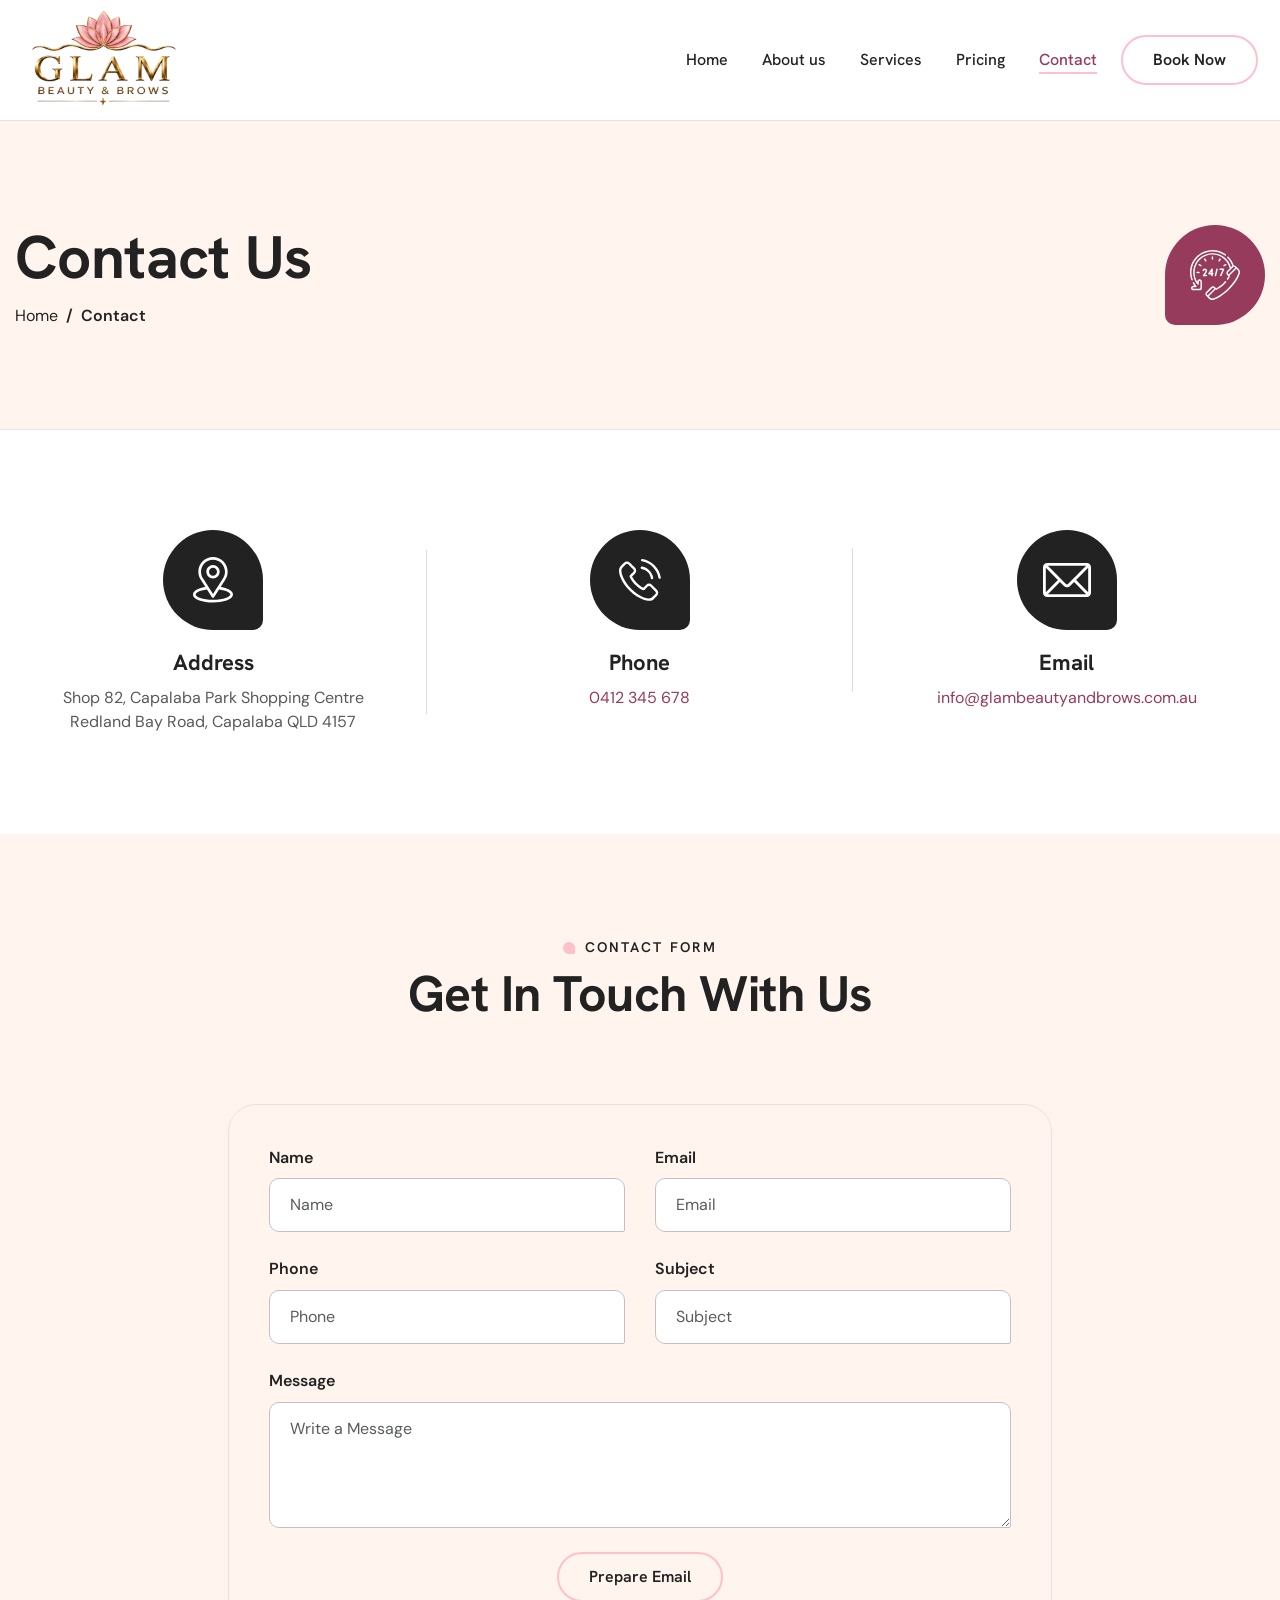
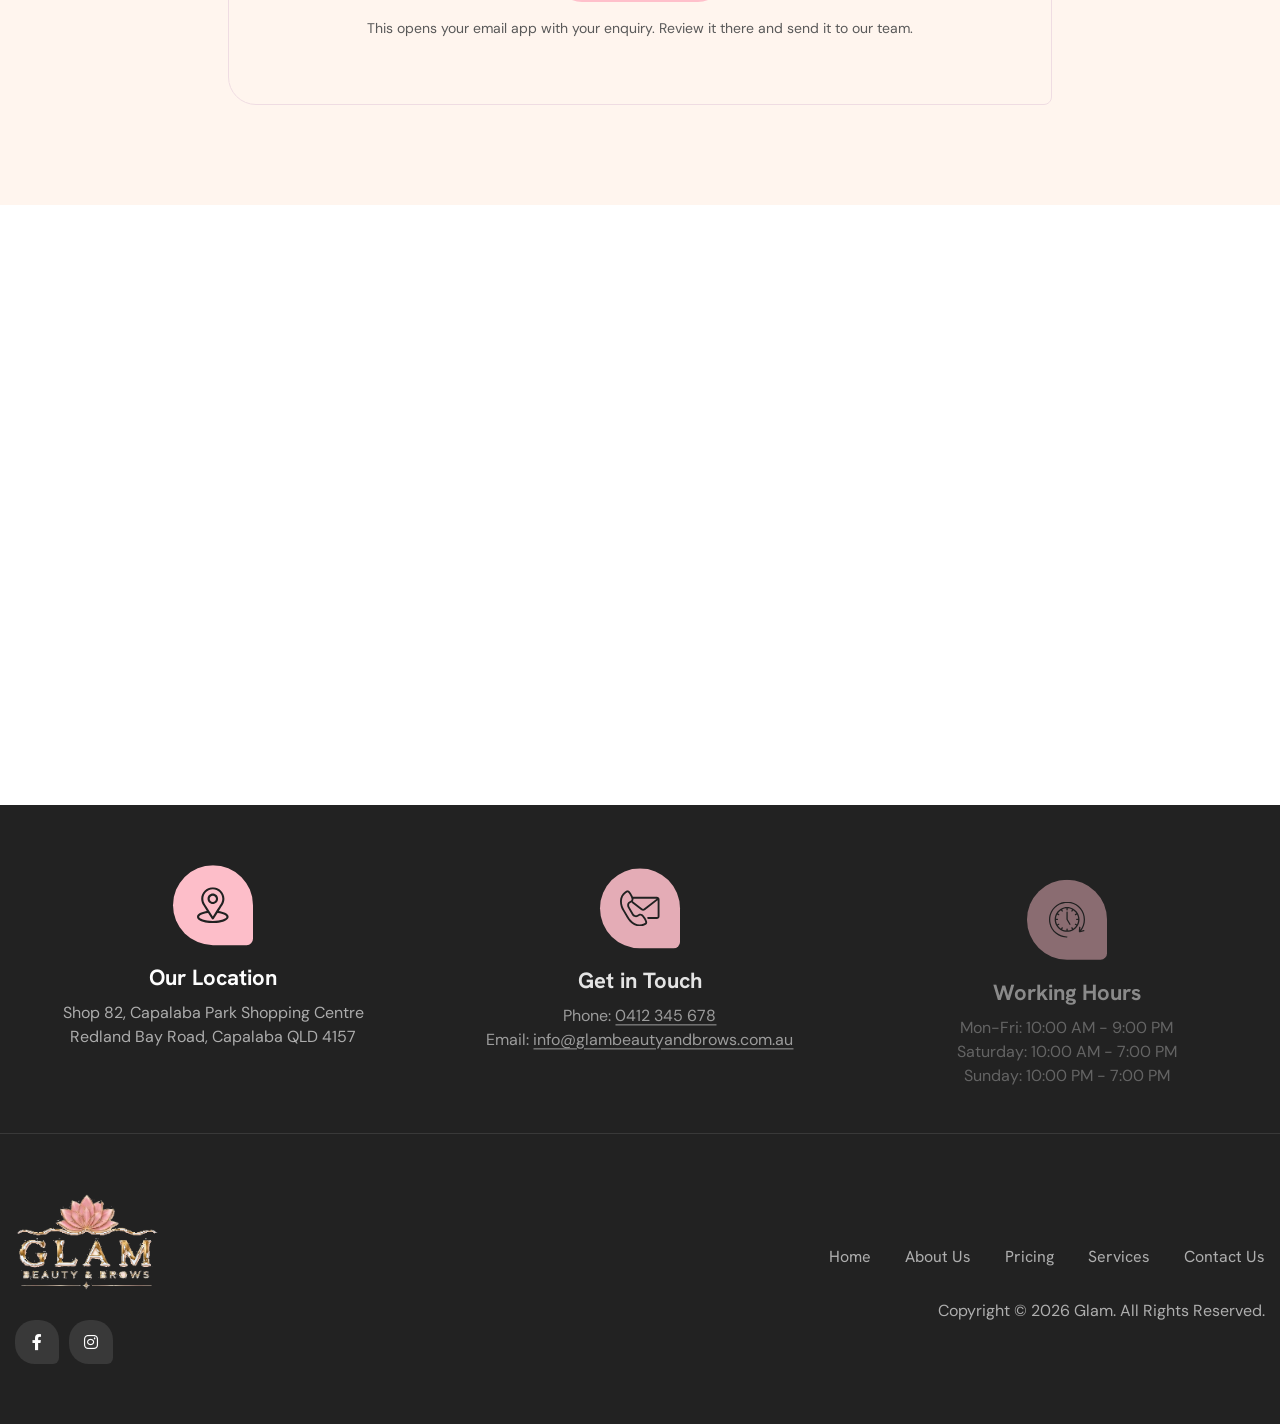
<file: contact.html>
<!doctype html>
<html lang="en">
  <head>
    <!-- Meta -->
    <meta charset="utf-8" />
    <meta http-equiv="X-UA-Compatible" content="IE=edge" />
    <meta name="viewport" content="width=device-width, initial-scale=1.0" />
    <meta
      name="description"
      content="Get in touch with Glam Beauty & Brows — book an appointment, ask a question or visit our salon. We'd love to hear from you."
    />
    <meta name="keywords" content="" />
    <meta name="author" content="Digital Marketers Perth" />
    <!-- Page Title -->
    <title>Contact Us | Glam Beauty &amp; Brows</title>
    <!-- Favicon Icon -->
    <link rel="icon" type="image/png" sizes="64x64" href="images/favicon.png" />
    <link
      rel="apple-touch-icon"
      sizes="180x180"
      href="images/apple-touch-icon.png"
    />
    <!-- Google Fonts css-->
    <link rel="preconnect" href="https://fonts.googleapis.com" />
    <link rel="preconnect" href="https://fonts.gstatic.com" crossorigin="" />
    <link
      href="https://fonts.googleapis.com/css2?family=DM+Sans:opsz,wght@9..40,400;9..40,500;9..40,600;9..40,700&amp;family=Hanken+Grotesk:wght@400;500;600;700&amp;display=swap"
      rel="stylesheet"
    />
    <!-- Bootstrap css -->
    <link href="css/bootstrap.min.css" rel="stylesheet" media="screen" />
    <!-- Font Awesome icon css-->
    <link href="css/all.min.css" rel="stylesheet" media="screen" />
    <!-- Main custom css -->
    <link href="css/custom.css" rel="stylesheet" media="screen" />
    <link href="css/brand.css" rel="stylesheet" />
  </head>

  <body class="glam-site contact-page">
    <a class="skip-link" href="#main-content">Skip to content</a>

    <!-- Header Start -->
    <header class="main-header">
      <div class="header-sticky">
        <nav class="navbar navbar-expand-lg" aria-label="Main navigation">
          <div class="container">
            <!-- Logo Start -->
            <a class="navbar-brand" href="index.html">
              <img
                src="images/Glam%20Logo.png"
                alt="Glam Beauty &amp; Brows"
                loading="eager"
                decoding="async"
                width="1080"
                height="1080"
              />
            </a>
            <!-- Logo End -->

            <!-- Main Menu start -->
            <div class="navbar-collapse main-menu" id="main-navigation">
              <ul class="navbar-nav mr-auto" id="menu">
                <li class="nav-item">
                  <a class="nav-link" href="index.html">Home</a>
                </li>
                <li class="nav-item">
                  <a class="nav-link" href="about.html">About us</a>
                </li>
                <li class="nav-item">
                  <a class="nav-link" href="services.html">Services</a>
                </li>
                <li class="nav-item">
                  <a class="nav-link" href="pricing.html">Pricing</a>
                </li>
                <li class="nav-item">
                  <a class="nav-link" href="contact.html" aria-current="page"
                    >Contact</a
                  >
                </li>
                <li class="nav-item highlighted-menu">
                  <a class="nav-link" href="contact.html#contactForm"
                    >Book Now</a
                  >
                </li>
              </ul>
            </div>
            <!-- Main Menu End -->

            <button
              class="menu-toggle"
              type="button"
              aria-controls="main-navigation"
              aria-expanded="false"
              hidden
            >
              Menu <span aria-hidden="true">☰</span>
            </button>
          </div>
        </nav>
      </div>
    </header>
    <!-- Header End -->
    <main id="main-content" tabindex="-1">
      <!-- Page Header Section Start -->
      <div class="page-header">
        <div class="container">
          <div class="row align-items-center">
            <div class="col-md-8 order-md-1 order-2">
              <!-- Page Heading Start -->
              <div class="page-header-box">
                <h1 class="text-anime">Contact Us</h1>
                <ol class="breadcrumb wow fadeInUp" data-wow-delay="0.25s">
                  <li class="breadcrumb-item"><a href="index.html">Home</a></li>
                  <li class="breadcrumb-item active" aria-current="page">
                    Contact
                  </li>
                </ol>
              </div>
              <!-- Page Heading End -->
            </div>

            <div class="col-md-4 order-md-2 order-1">
              <!-- Page Header Right Icon Start -->
              <div
                class="page-header-icon-box wow fadeInUp"
                data-wow-delay="0.5s"
              >
                <div class="page-header-icon">
                  <img
                    src="images/icon-contact.svg"
                    alt=""
                    loading="lazy"
                    decoding="async"
                  />
                </div>
              </div>
              <!-- Page Header Right Icon End -->
            </div>
          </div>
        </div>
      </div>
      <!-- Page Header Section End -->

      <!-- Contact Information Section Start -->
      <div class="contact-information">
        <div class="container">
          <div class="row">
            <div class="col-lg-4 col-md-6">
              <!-- Contact Box Start -->
              <div class="contact-box wow fadeInUp">
                <div class="icon-box">
                  <img
                    src="images/icon-address.svg"
                    alt=""
                    loading="lazy"
                    decoding="async"
                  />
                </div>

                <h3>Address</h3>
                <p>
                  Shop 82, Capalaba Park Shopping Centre<br />Redland Bay Road,
                  Capalaba QLD 4157
                </p>
              </div>
              <!-- Contact Box End -->
            </div>

            <div class="col-lg-4 col-md-6">
              <!-- Contact Box Start -->
              <div class="contact-box wow fadeInUp" data-wow-delay="0.25s">
                <div class="icon-box">
                  <img
                    src="images/icon-phone.svg"
                    alt=""
                    loading="lazy"
                    decoding="async"
                  />
                </div>

                <h3>Phone</h3>
                <p><a href="tel:0412345678">0412 345 678</a></p>
              </div>
              <!-- Contact Box End -->
            </div>

            <div class="col-lg-4 col-md-6">
              <!-- Contact Box Start -->
              <div class="contact-box wow fadeInUp" data-wow-delay="0.75s">
                <div class="icon-box">
                  <img
                    src="images/icon-email.svg"
                    alt=""
                    loading="lazy"
                    decoding="async"
                  />
                </div>

                <h3>Email</h3>
                <p>
                  <a href="mailto:info@glambeautyandbrows.com.au"
                    >info@glambeautyandbrows.com.au</a
                  >
                </p>
              </div>
              <!-- Contact Box End -->
            </div>
          </div>
        </div>
      </div>
      <!-- Contact Information Section End -->

      <!-- Get In Touch Section Start -->
      <div class="get-in-touch">
        <div class="container">
          <div class="row">
            <div class="col-md-12">
              <!-- Section Title Start -->
              <div class="section-title">
                <h3 class="wow fadeInUp">Contact Form</h3>
                <h2 class="text-anime">Get In Touch With Us</h2>
              </div>
              <!-- Section Title End -->
            </div>
          </div>

          <div class="row">
            <div class="col-lg-8 offset-lg-2">
              <!-- Contact Form start -->
              <div class="contact-form wow fadeInUp" data-wow-delay="0.75s">
                <form
                  id="contactForm"
                  action="mailto:info@glambeautyandbrows.com.au"
                  enctype="text/plain"
                  method="POST"
                >
                  <div class="row">
                    <div class="form-group col-md-6 mb-4">
                      <label for="name">Name</label>
                      <input
                        type="text"
                        name="name"
                        class="form-control"
                        id="name"
                        autocomplete="name"
                        placeholder="Name"
                        required=""
                      />
                      <div class="help-block with-errors"></div>
                    </div>

                    <div class="form-group col-md-6 mb-4">
                      <label for="email">Email</label>
                      <input
                        type="email"
                        name="email"
                        class="form-control"
                        id="email"
                        autocomplete="email"
                        placeholder="Email"
                        required=""
                      />
                      <div class="help-block with-errors"></div>
                    </div>

                    <div class="form-group col-md-6 mb-4">
                      <label for="phone">Phone</label>
                      <input
                        type="tel"
                        name="phone"
                        class="form-control"
                        id="phone"
                        autocomplete="tel"
                        placeholder="Phone"
                        required=""
                      />
                      <div class="help-block with-errors"></div>
                    </div>

                    <div class="form-group col-md-6 mb-4">
                      <label for="subject">Subject</label>
                      <input
                        type="text"
                        name="subject"
                        class="form-control"
                        id="subject"
                        autocomplete="off"
                        placeholder="Subject"
                        required=""
                      />
                      <div class="help-block with-errors"></div>
                    </div>

                    <div class="form-group col-md-12 mb-4">
                      <label for="msg">Message</label>
                      <textarea
                        name="msg"
                        class="form-control"
                        id="msg"
                        autocomplete="off"
                        rows="4"
                        placeholder="Write a Message"
                        required=""
                      ></textarea>
                      <div class="help-block with-errors"></div>
                    </div>

                    <div class="col-md-12 text-center">
                      <button type="submit" class="btn-default">
                        Prepare Email
                      </button>
                      <p class="form-hint">
                        This opens your email app with your enquiry. Review it
                        there and send it to our team.
                      </p>
                      <p id="msgSubmit" role="status" aria-live="polite"></p>
                    </div>
                  </div>
                </form>
              </div>
              <!-- Contact Form end -->
            </div>
          </div>
        </div>
      </div>
      <!-- Get In Touch Section End -->

      <!-- Google Map Start -->
      <div class="google-map">
        <div class="container-fluid">
          <div class="row">
            <div class="col-md-12">
              <div class="google-map-iframe">
                <iframe
                  title="Find Glam Beauty and Brows at Capalaba Park Shopping Centre"
                  src="https://www.google.com/maps?q=Shop%2082%2C%20Capalaba%20Park%20Shopping%20Centre%2C%20Redland%20Bay%20Road%2C%20Capalaba%20QLD%204157&amp;output=embed"
                  width="600"
                  height="450"
                  style="border: 0"
                  allowfullscreen=""
                  loading="lazy"
                  referrerpolicy="no-referrer-when-downgrade"
                ></iframe>
              </div>
            </div>
          </div>
        </div>
      </div>
      <!-- Google Map End -->
    </main>
    <!-- Footer Start -->
    <footer class="footer">
      <!-- Footer Contact Information Section Start -->
      <div class="footer-contact-information">
        <div class="container">
          <div class="row">
            <div class="col-md-4">
              <!-- Footer Contact Info Box Start -->
              <div class="contact-info-item wow fadeInUp">
                <div class="icon-box">
                  <img
                    src="images/icon-location.svg"
                    alt=""
                    loading="lazy"
                    decoding="async"
                  />
                </div>

                <h3>Our Location</h3>
                <p>
                  Shop 82, Capalaba Park Shopping Centre<br />Redland Bay Road,
                  Capalaba QLD 4157
                </p>
              </div>
              <!-- Footer Contact Info Box End -->
            </div>

            <div class="col-md-4">
              <!-- Footer Contact Info Box Start -->
              <div
                class="contact-info-item wow fadeInUp"
                data-wow-delay="0.25s"
              >
                <div class="icon-box">
                  <img
                    src="images/icon-email-phone.svg"
                    alt=""
                    loading="lazy"
                    decoding="async"
                  />
                </div>

                <h3>Get in Touch</h3>
                <p>
                  Phone: <a href="tel:0412345678">0412 345 678</a> <br />Email:
                  <a href="mailto:info@glambeautyandbrows.com.au"
                    >info@glambeautyandbrows.com.au</a
                  >
                </p>
              </div>
              <!-- Footer Contact Info Box End -->
            </div>

            <div class="col-md-4">
              <!-- Footer Contact Info Box Start -->
              <div class="contact-info-item wow fadeInUp" data-wow-delay="0.5s">
                <div class="icon-box">
                  <img
                    src="images/icon-working-hours.svg"
                    alt=""
                    loading="lazy"
                    decoding="async"
                  />
                </div>

                <h3>Working Hours</h3>
                <p>
                  Mon-Fri: 10:00 AM - 9:00 PM <br />Saturday: 10:00 AM - 7:00 PM
                  <br />Sunday: 10:00 PM - 7:00 PM
                </p>
              </div>
              <!-- Footer Contact Info Box End -->
            </div>
          </div>
        </div>
      </div>
      <!-- Footer Contact Information Section End -->

      <!-- Main Footer Start -->
      <div class="footer-main">
        <div class="container">
          <div class="row align-items-center">
            <div class="col-lg-5">
              <!-- Footer Logo Start -->
              <div class="footer-logo">
                <img
                  src="images/logo-light.png"
                  alt=""
                  loading="lazy"
                  decoding="async"
                  width="360"
                  height="241"
                />
              </div>
              <!-- Footer Logo End -->

              <!-- Footer Social Icons Start -->
              <div class="footer-social">
                <ul>
                  <li>
                    <a
                      href="https://www.facebook.com/share/1JenP1cr3H/?mibextid=wwXIfr"
                      target="_blank"
                      rel="noopener noreferrer"
                      aria-label="Facebook"
                      ><i class="fab fa-facebook-f"></i
                    ></a>
                  </li>
                  <li>
                    <a
                      href="https://www.instagram.com/glam.beautyandbrows?stkn=MWQxaG5vMnYycDNueA==&amp;utm_source=ig_contact_invite"
                      target="_blank"
                      rel="noopener noreferrer"
                      aria-label="Instagram"
                      ><i class="fab fa-instagram"></i
                    ></a>
                  </li>
                </ul>
              </div>
              <!-- Footer Social Icons End -->
            </div>

            <div class="col-lg-7">
              <!-- Footer Menu Start -->
              <div class="footer-menu">
                <ul>
                  <li><a href="index.html">Home</a></li>
                  <li><a href="about.html">About Us</a></li>
                  <li><a href="pricing.html">Pricing</a></li>
                  <li><a href="services.html">Services</a></li>
                  <li><a href="contact.html">Contact Us</a></li>
                </ul>
              </div>
              <!-- Footer Menu End -->

              <!-- Footer Copyright Start -->
              <div class="copyright">
                <p>Copyright © 2026 Glam. All Rights Reserved.</p>
              </div>
              <!-- Footer Copyright End -->
            </div>
          </div>
        </div>
      </div>
      <!-- Main Footer End -->
    </footer>
    <!-- Footer End -->

    <script src="js/function.js" defer></script>
    <script src="js/vendor/gsap.min.js" defer></script>
    <script src="js/vendor/ScrollTrigger.min.js" defer></script>
    <script src="js/vendor/SplitText.min.js" defer></script>
    <script src="js/animations.js" defer></script>
  </body>
</html>
</file>
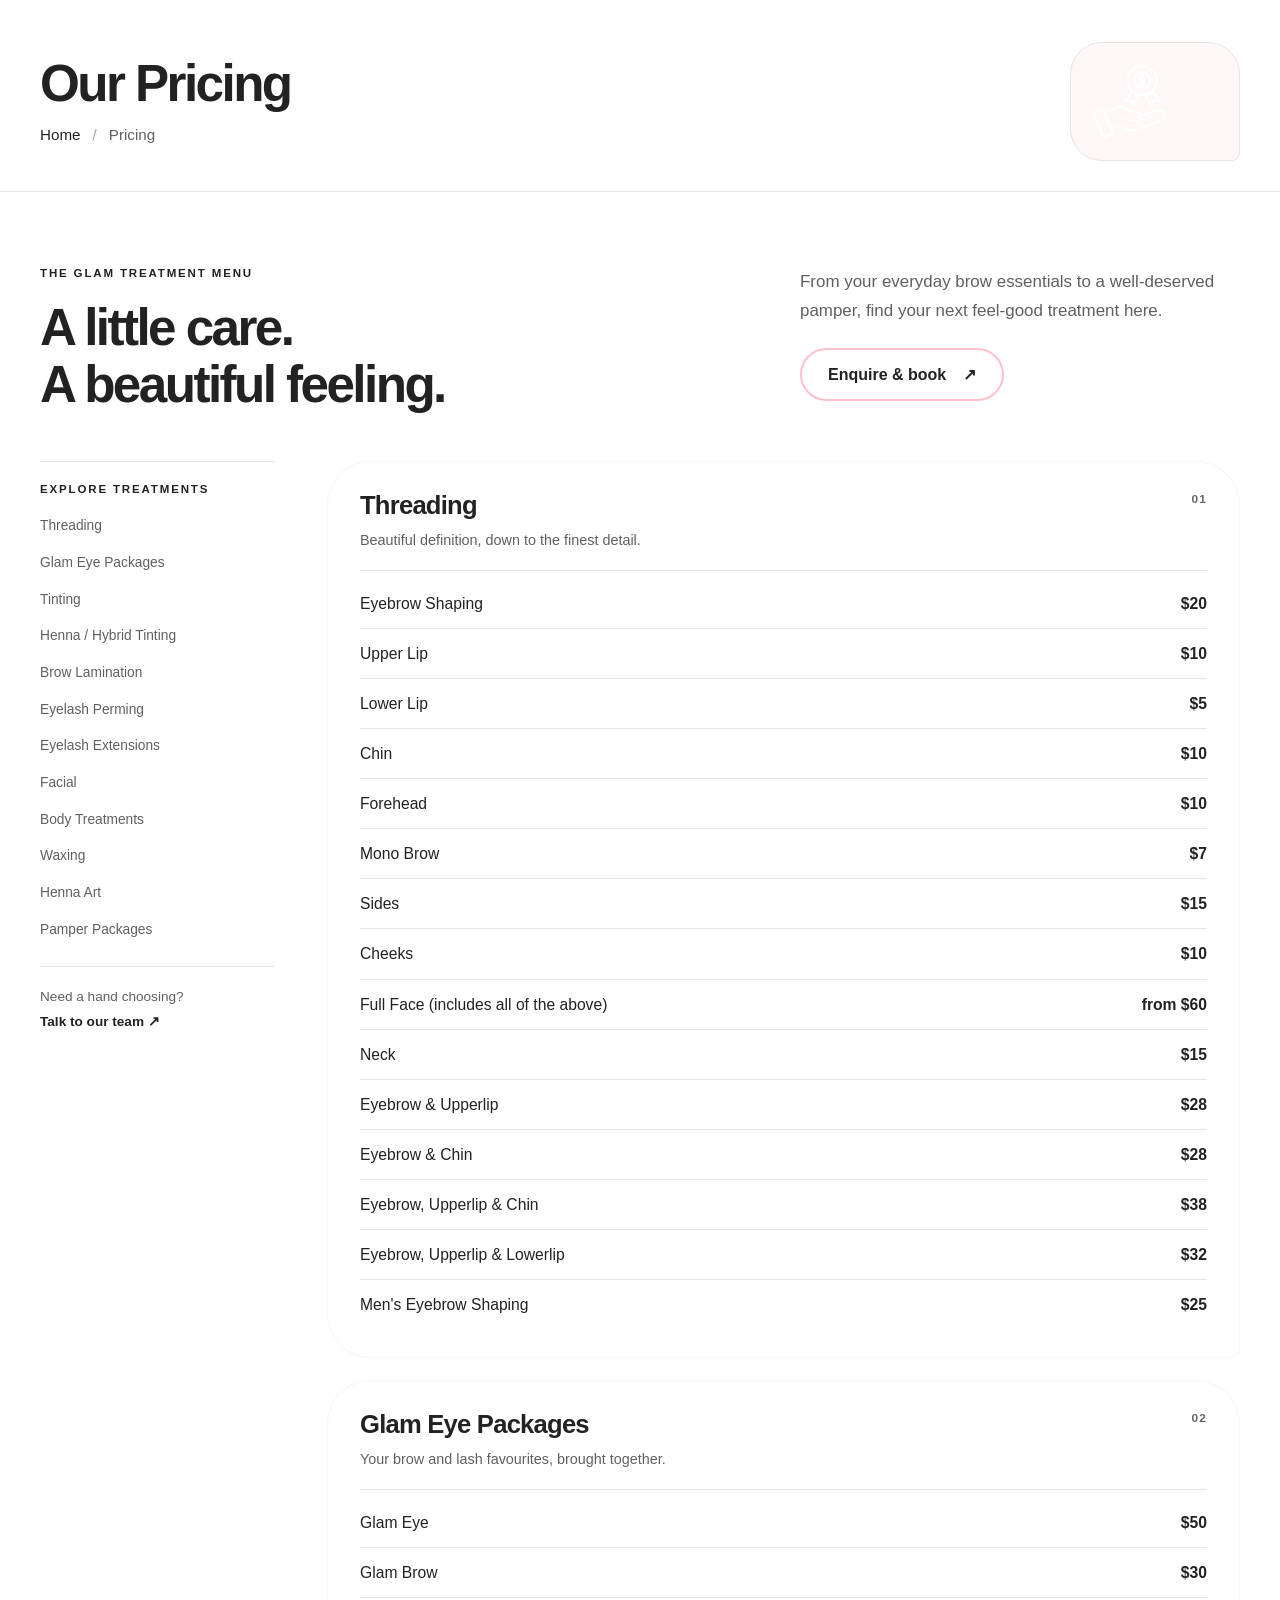
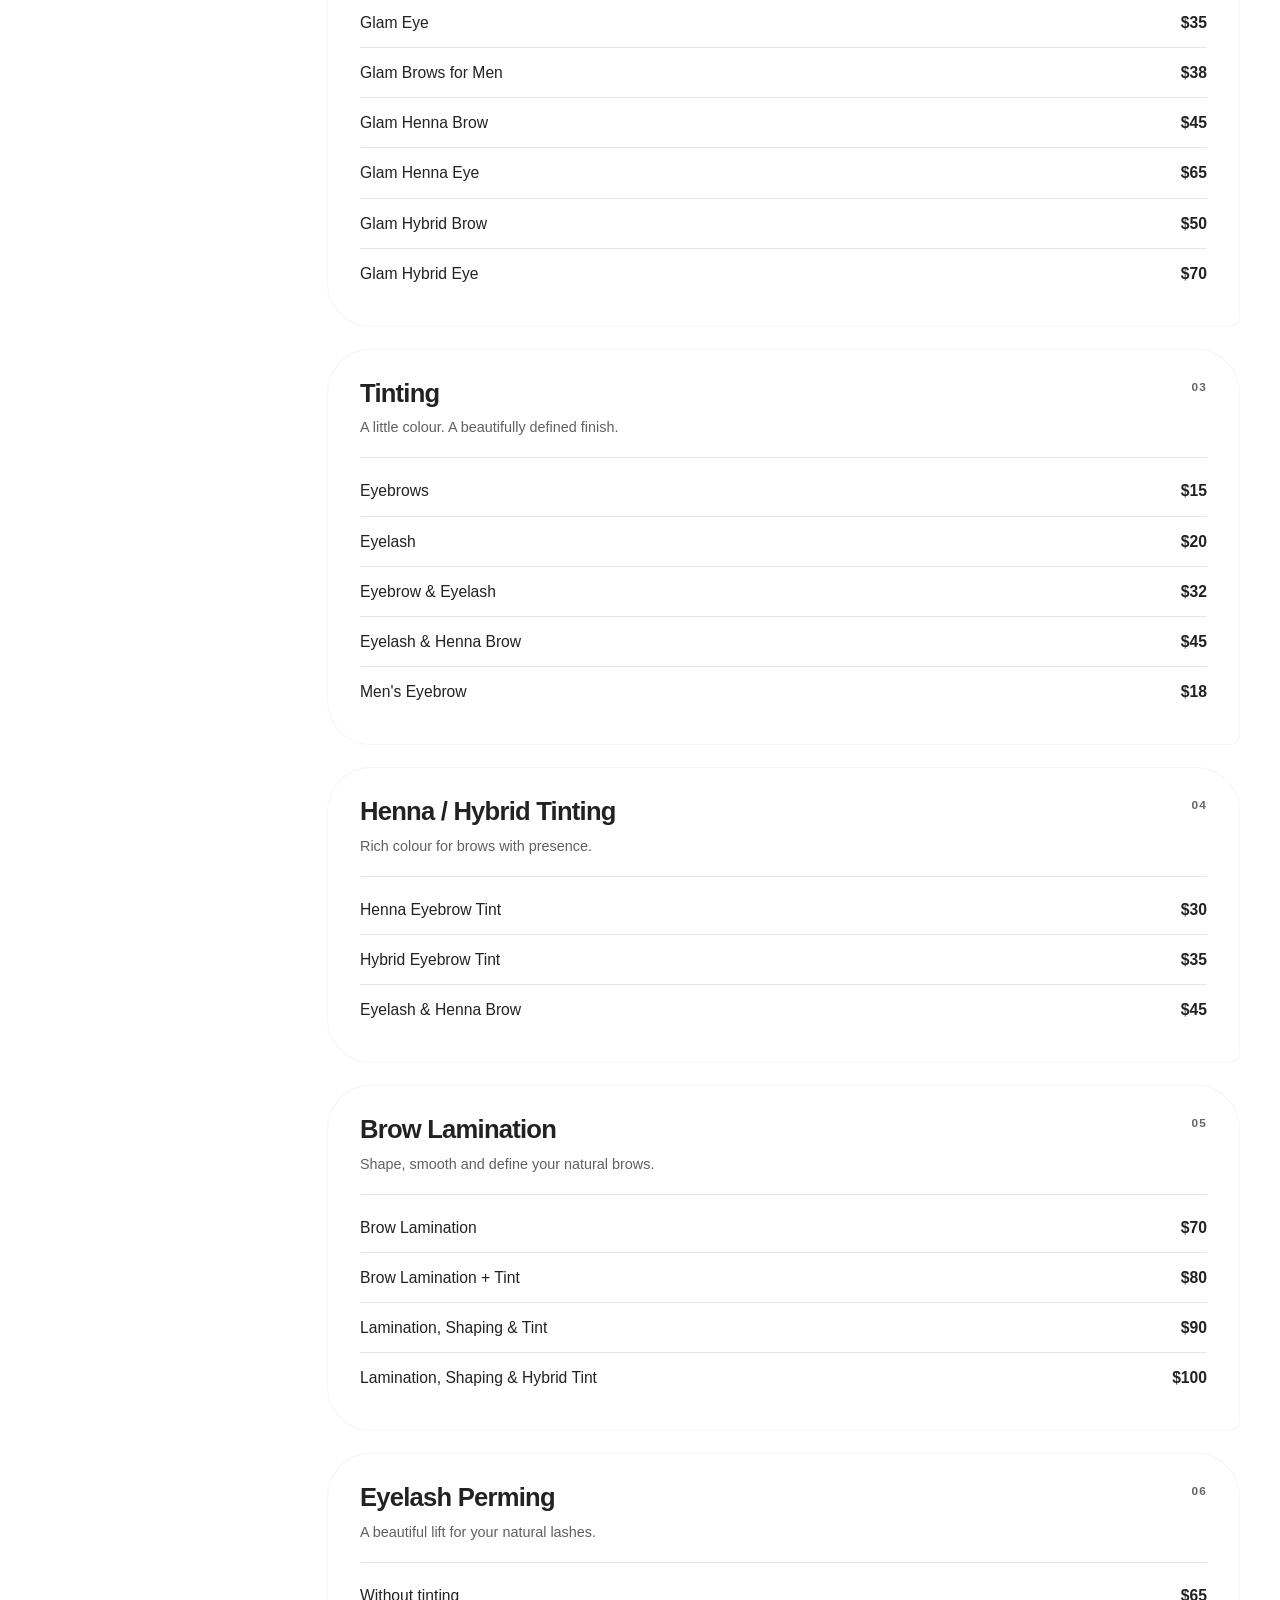
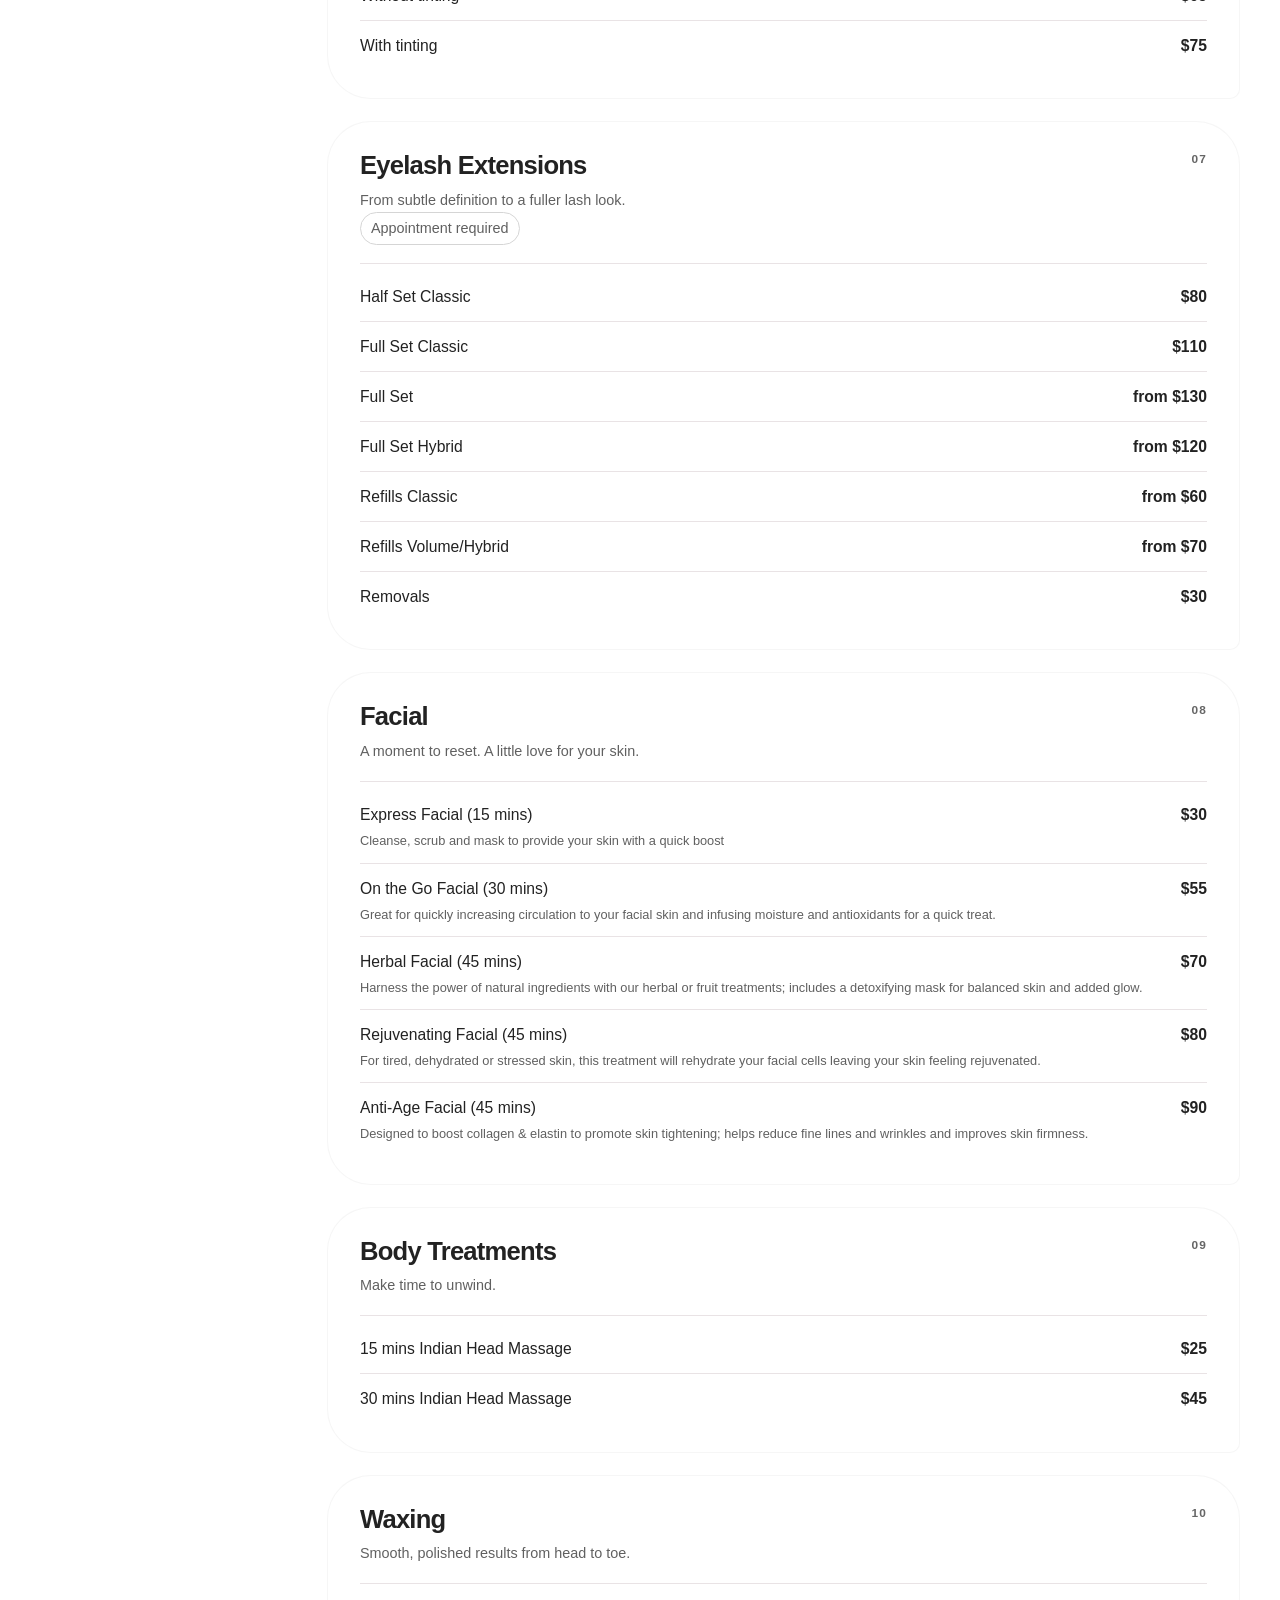
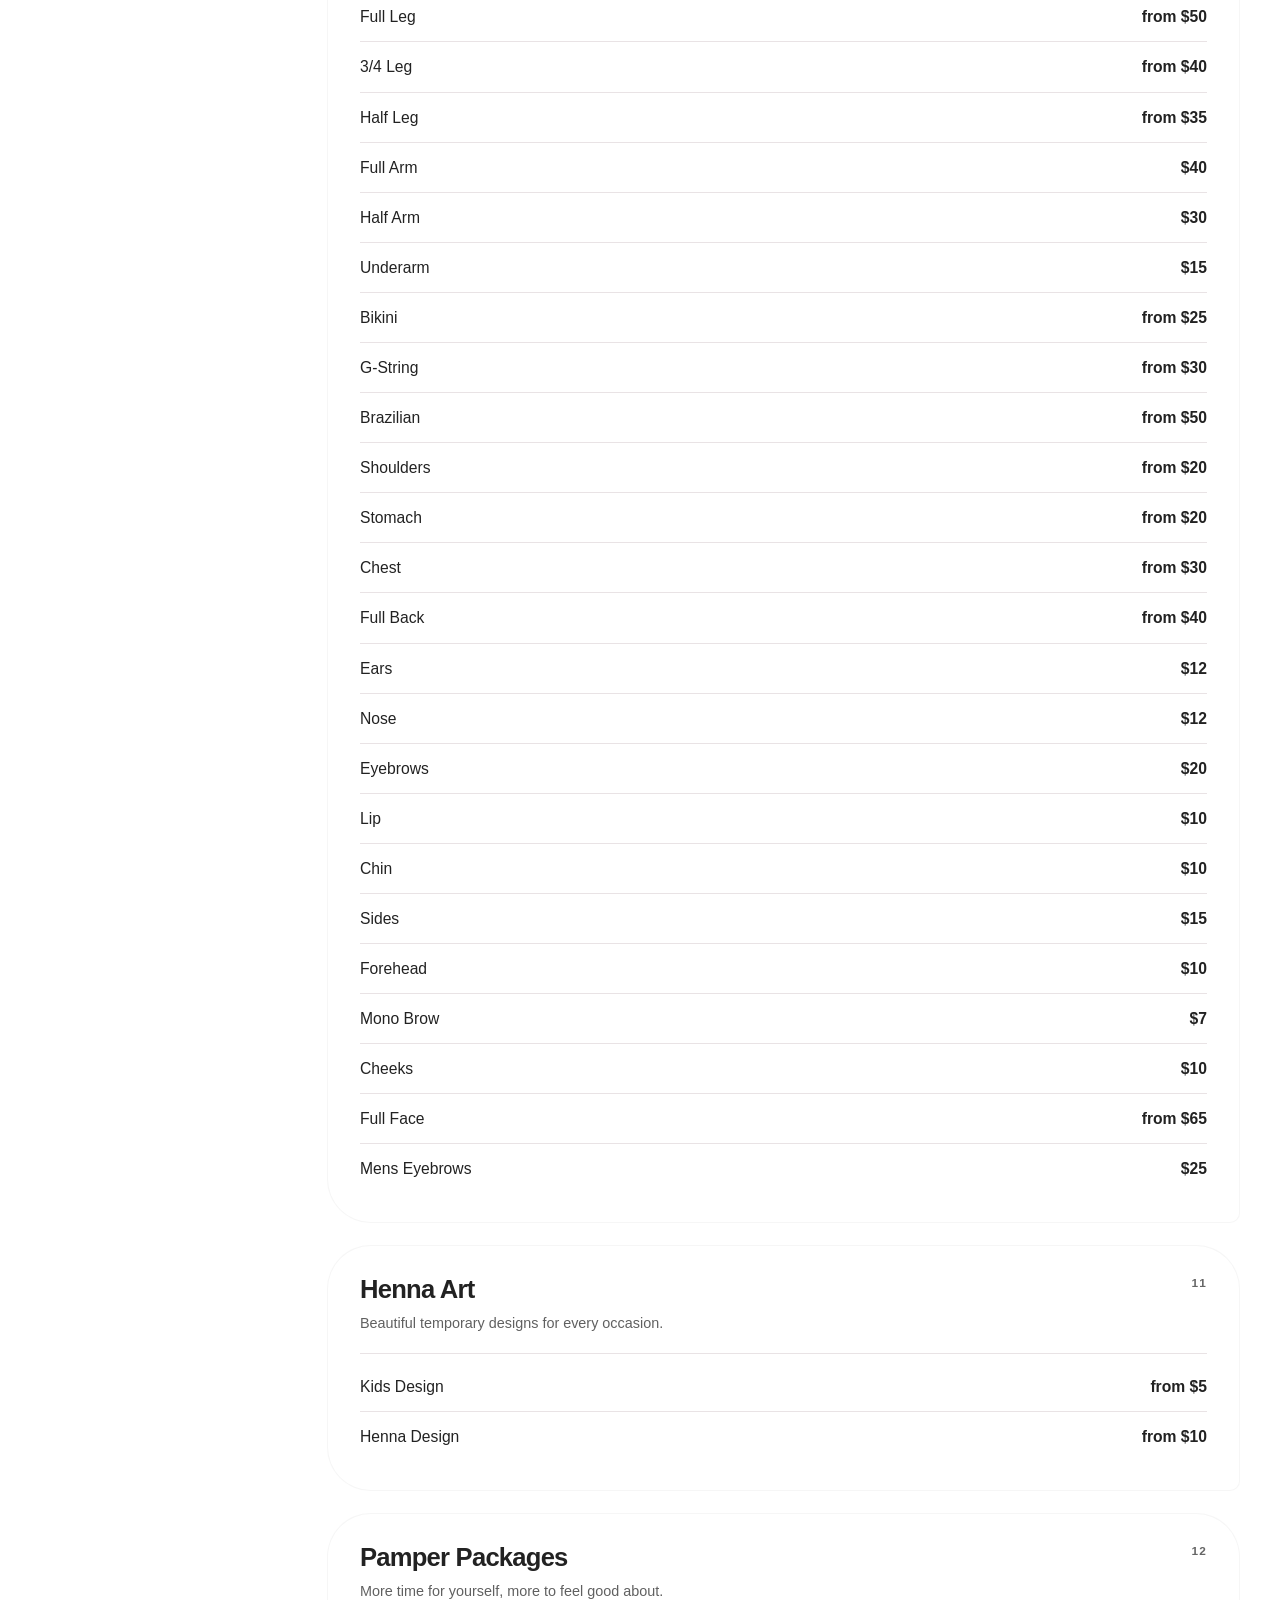
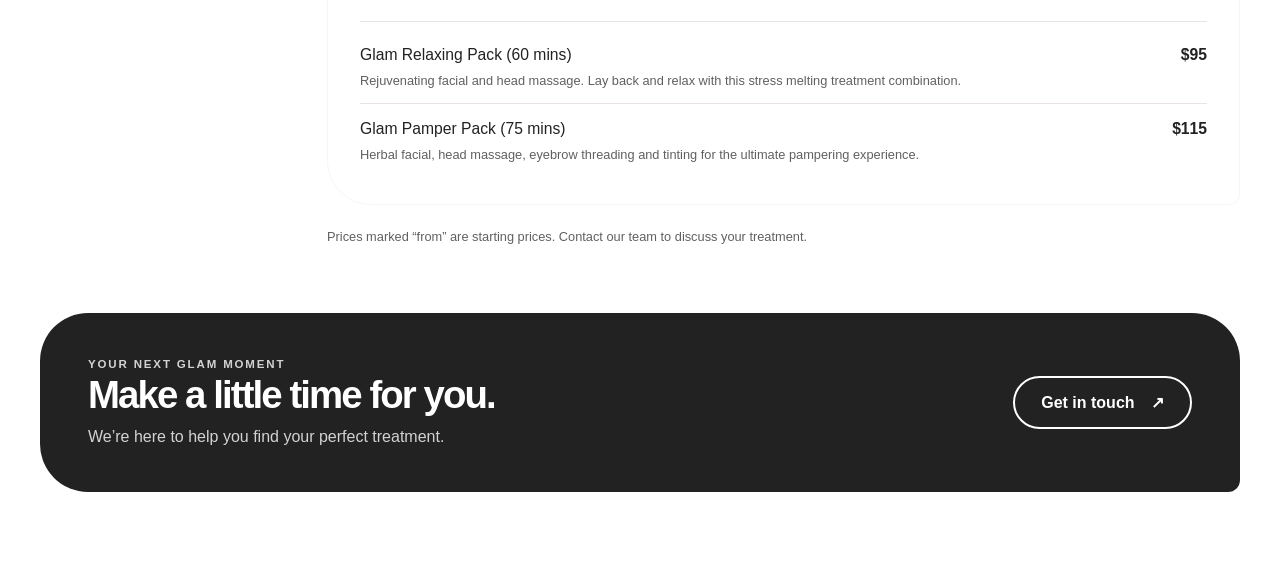
<file: pricing copy.html>
<!doctype html>
<html lang="en">
  <head>
    <!-- Meta -->
    <meta charset="utf-8" />
    <meta http-equiv="X-UA-Compatible" content="IE=edge" />
    <meta name="viewport" content="width=device-width, initial-scale=1.0" />
    <meta
      name="description"
      content="Transparent pricing for all Glam services — threading, tinting, facials, brows and lashes. No hidden costs, just great value."
    />
    <meta name="keywords" content="" />
    <meta name="author" content="Digital Marketers Perth" />
    <!-- Page Title -->
    <title>Pricing | Glam Beauty &amp; Brows</title>
    <!-- Favicon Icon -->
    <link rel="icon" type="image/png" sizes="64x64" href="images/favicon.png" />
    <link
      rel="apple-touch-icon"
      sizes="180x180"
      href="images/apple-touch-icon.png"
    />
    <style>
      :root {
        --primary-color: #222222;
        --accent-color: #ffc0cb;
        --secondary-color: #ffffff;
        --text-color: #606060;
        --divider-color: #e9e3e5;
        --page-bg: #fffdfd;
      }

      * {
        box-sizing: border-box;
      }

      html {
        scroll-behavior: smooth;
      }

      body {
        margin: 0;
        font-family: Arial, Helvetica, sans-serif;
        /* background: var(--page-bg); */
        color: var(--primary-color);
        line-height: 1.6;
      }

      img {
        max-width: 100%;
        display: block;
      }

      a {
        color: inherit;
        text-decoration: none;
      }

      .container {
        width: min(1200px, calc(100% - 32px));
        margin: 0 auto;
      }

      .skip-link {
        position: absolute;
        left: -9999px;
        top: 0;
      }

      .skip-link:focus {
        left: 18px;
        top: 18px;
        z-index: 1000;
        background: #fff;
        border: 2px solid var(--primary-color);
        padding: 8px 12px;
      }

      .pricing-design {
        color: var(--primary-color);
      }

      .page-header {
        background: #fff;
        border-bottom: 1px solid var(--divider-color);
        padding: 42px 0 30px;
      }

      .page-header .row {
        display: flex;
        align-items: center;
        gap: 24px;
      }

      .page-header .col-md-8,
      .page-header .col-md-4 {
        flex: 1 1 0;
      }

      .page-header-box h1 {
        margin: 0 0 12px;
        font-size: clamp(2.2rem, 4vw, 4rem);
        line-height: 1.08;
        letter-spacing: -0.05em;
      }

      .breadcrumb {
        display: flex;
        gap: 12px;
        flex-wrap: wrap;
        list-style: none;
        padding: 0;
        margin: 0;
        color: var(--text-color);
        font-size: 0.95rem;
      }

      .breadcrumb li {
        display: inline-flex;
        align-items: center;
      }

      .breadcrumb li + li::before {
        content: "/";
        margin-right: 12px;
        color: #a5a5a5;
      }

      .breadcrumb a {
        color: var(--primary-color);
      }

      .page-header-icon-box {
        display: flex;
        justify-content: flex-end;
      }

      .page-header-icon {
        width: min(170px, 100%);
        padding: 22px;
        background: #fff7f8;
        border: 1px solid var(--divider-color);
        border-radius: 32px 32px 8px 32px;
      }

      .pricing-content {
        padding: 72px 0 90px;
      }

      .pricing-intro {
        display: grid;
        grid-template-columns: 1fr 1fr;
        gap: 48px;
        align-items: center;
        margin-bottom: 48px;
      }

      .pricing-eyebrow {
        margin: 0 0 18px;
        font-size: 0.72rem;
        font-weight: 700;
        letter-spacing: 0.16em;
        text-transform: uppercase;
      }

      .pricing-intro h2 {
        margin: 0;
        font-size: clamp(2.1rem, 4vw, 3.25rem);
        line-height: 1.1;
        letter-spacing: -0.05em;
      }

      .pricing-intro-copy {
        max-width: 440px;
        justify-self: end;
      }

      .pricing-intro-copy p {
        margin: 0 0 22px;
        color: var(--text-color);
        font-size: 1.06rem;
        line-height: 1.7;
      }

      .btn-default {
        display: inline-block;
        background: transparent;
        color: var(--primary-color);
        font-size: 1rem;
        font-weight: 700;
        padding: 12px 26px;
        border: 2px solid var(--primary-color);
        border-radius: 999px;
        position: relative;
        overflow: hidden;
        z-index: 1;
        transition: all 0.2s ease;
      }

      .btn-default:before {
        content: "";
        position: absolute;
        inset: 0 auto 0 0;
        width: 0;
        background: var(--accent-color);
        z-index: -1;
        transition: width 0.25s ease;
      }

      .btn-default:hover:before {
        width: 100%;
      }

      .btn-default:hover {
        color: var(--primary-color);
      }

      .btn-default span {
        margin-left: 12px;
      }

      .pricing-page .btn-default {
        border-color: var(--accent-color);
      }

      .pricing-layout {
        display: grid;
        grid-template-columns: 235px minmax(0, 1fr);
        gap: 52px;
        align-items: start;
      }

      .pricing-sidebar {
        position: sticky;
        top: 28px;
      }

      .pricing-sidebar nav {
        border-top: 1px solid var(--divider-color);
        padding-top: 18px;
      }

      .pricing-sidebar .pricing-eyebrow {
        margin-bottom: 10px;
      }

      .pricing-sidebar nav a {
        display: block;
        padding: 8px 0;
        color: var(--text-color);
        font-size: 0.86rem;
        line-height: 1.5;
      }

      .pricing-sidebar nav a:hover {
        color: var(--primary-color);
        text-decoration: underline;
        text-underline-offset: 4px;
      }

      .pricing-sidebar-note {
        border-top: 1px solid var(--divider-color);
        margin-top: 18px;
        padding-top: 18px;
        font-size: 0.85rem;
        line-height: 1.8;
        color: var(--text-color);
      }

      .pricing-sidebar-note a {
        color: var(--primary-color);
        font-weight: 700;
      }

      .treatment-menu {
        min-width: 0;
      }

      .treatment-section {
        background: var(--secondary-color);
        border-radius: 44px 44px 10px 44px;
        padding: 28px 32px;
        margin-bottom: 22px;
        border: 1px solid rgba(34, 34, 34, 0.04);
      }

      .treatment-heading {
        position: relative;
        padding: 0 42px 18px 0;
        border-bottom: 1px solid var(--divider-color);
      }

      .treatment-heading h2 {
        margin: 0 0 8px;
        font-size: clamp(1.5rem, 2vw, 2rem);
        line-height: 1.2;
        letter-spacing: -0.03em;
      }

      .treatment-heading p {
        margin: 0;
        color: var(--text-color);
        font-size: 0.9rem;
      }

      .treatment-number {
        position: absolute;
        top: 0;
        right: 0;
        font-size: 0.74rem;
        font-weight: 700;
        letter-spacing: 0.1em;
        color: #666;
      }

      .pricing-appointment {
        display: inline-block;
        margin-top: 10px;
        padding: 4px 10px;
        border: 1px solid #d5d5d5;
        border-radius: 999px;
        font-size: 0.72rem;
      }

      .pricing-list {
        list-style: none;
        margin: 8px 0 0;
        padding: 0;
      }

      .pricing-list li {
        display: flex;
        justify-content: space-between;
        align-items: baseline;
        gap: 18px;
        padding: 12px 0;
        border-bottom: 1px solid var(--divider-color);
        font-size: 0.98rem;
      }

      .pricing-list li:last-child {
        border-bottom: 0;
      }

      .pricing-name {
        color: var(--primary-color);
        font-weight: 500;
      }

      .price {
        flex-shrink: 0;
        color: var(--primary-color);
        font-weight: 700;
        white-space: nowrap;
      }

      .has-copy {
        align-items: flex-start;
      }

      .pricing-copy-wrap {
        min-width: 0;
      }

      .pricing-item-copy {
        display: block;
        margin-top: 4px;
        color: var(--text-color);
        font-size: 0.8rem;
        line-height: 1.5;
      }

      .pricing-footnote {
        margin: 18px 0 0;
        color: var(--text-color);
        font-size: 0.8rem;
      }

      .pricing-cta {
        display: flex;
        align-items: center;
        justify-content: space-between;
        gap: 32px;
        background: var(--primary-color);
        color: #fff;
        padding: 42px 48px;
        border-radius: 48px 48px 12px 48px;
        margin-top: 66px;
      }

      .pricing-cta h2 {
        margin: 0 0 8px;
        font-size: clamp(2rem, 3vw, 2.7rem);
        line-height: 1.1;
        letter-spacing: -0.05em;
      }

      .pricing-cta p {
        margin: 0;
        color: rgba(255, 255, 255, 0.8);
      }

      .pricing-cta .btn-default {
        border-color: #fff;
        color: #fff;
        flex-shrink: 0;
      }

      .pricing-cta .btn-default:before {
        background: var(--accent-color);
      }

      .pricing-cta .btn-default:hover {
        color: var(--primary-color);
      }

      @media (max-width: 991px) {
        .pricing-layout {
          grid-template-columns: 1fr;
          gap: 22px;
        }

        .pricing-sidebar {
          position: static;
        }

        .pricing-sidebar nav {
          display: flex;
          flex-wrap: wrap;
          gap: 10px;
          padding-top: 18px;
        }

        .pricing-sidebar nav a {
          padding: 8px 12px;
          border: 1px solid var(--divider-color);
          border-radius: 999px;
          background: #fff;
        }

        .pricing-sidebar-note {
          display: none;
        }

        .pricing-intro {
          grid-template-columns: 1fr;
          gap: 24px;
        }

        .pricing-intro-copy {
          justify-self: start;
        }

        .pricing-cta {
          flex-direction: column;
          align-items: flex-start;
        }
      }

      @media (max-width: 575px) {
        .page-header {
          padding-top: 24px;
        }

        .page-header .row {
          display: block;
        }

        .treatment-section {
          padding: 24px 18px;
          border-radius: 28px 28px 8px 28px;
        }

        .pricing-cta {
          padding: 28px 24px;
          border-radius: 28px 28px 8px 28px;
        }
      }
    </style>
  </head>


  <body class="glam-site pricing-page">
    <a class="skip-link" href="#main-content">Skip to content</a>

    <main id="main-content" class="pricing-design">
      <div class="page-header">
        <div class="container">
          <div class="row align-items-center">
            <div class="col-md-8">
              <div class="page-header-box">
                <h1>Our Pricing</h1>
                <nav aria-label="Breadcrumb">
                  <ol class="breadcrumb">
                    <li class="breadcrumb-item">
                      <a href="index.html">Home</a>
                    </li>
                    <li class="breadcrumb-item active" aria-current="page">
                      Pricing
                    </li>
                  </ol>
                </nav>
              </div>
            </div>
            <div class="col-md-4 d-none d-md-block">
              <div class="page-header-icon-box">
                <div class="page-header-icon">
                  <img
                    src="images/icon-pricing.svg"
                    alt=""
                    loading="lazy"
                    decoding="async"
                  />
                </div>
              </div>
            </div>
          </div>
        </div>
      </div>
      <div class="pricing-content">
        <div class="container">
          <div class="pricing-intro">
            <div>
              <p class="pricing-eyebrow">THE GLAM TREATMENT MENU</p>
              <h2 class="text-anime">A little care.<br />A beautiful feeling.</h2>
            </div>
            <div class="pricing-intro-copy">
              <p>
                From your everyday brow essentials to a well-deserved pamper,
                find your next feel-good treatment here.
              </p>
              <a href="contact.html" class="btn-default"
                >Enquire &amp; book <span aria-hidden="true">&#8599;</span></a
              >
            </div>
          </div>
          <div class="pricing-layout">
            <aside class="pricing-sidebar">
              <nav aria-label="Treatment categories">
                <p class="pricing-eyebrow">EXPLORE TREATMENTS</p>
                <a href="#threading">Threading</a>
                <a href="#eye-packages">Glam Eye Packages</a>
                <a href="#tinting">Tinting</a>
                <a href="#henna-hybrid">Henna / Hybrid Tinting</a>
                <a href="#brow-lamination">Brow Lamination</a>
                <a href="#lash-perming">Eyelash Perming</a>
                <a href="#lash-extensions">Eyelash Extensions</a>
                <a href="#facials">Facial</a>
                <a href="#body-treatments">Body Treatments</a>
                <a href="#waxing">Waxing</a>
                <a href="#henna-art">Henna Art</a>
                <a href="#pamper-packages">Pamper Packages</a>
              </nav>
              <p class="pricing-sidebar-note">
                Need a hand choosing?<br /><a href="contact.html"
                  >Talk to our team <span aria-hidden="true">&#8599;</span></a
                >
              </p>
            </aside>
            <div class="treatment-menu">
              <section
                class="treatment-section"
                id="threading"
                aria-labelledby="threading-title"
              >
                <div class="treatment-heading">
                  <span class="treatment-number">01</span>
                  <h2 id="threading-title">Threading</h2>
                  <p>Beautiful definition, down to the finest detail.</p>
                </div>
                <ul class="pricing-list">
                  <li>
                    <span class="pricing-name">Eyebrow Shaping</span
                    ><span class="price">$20</span>
                  </li>
                  <li>
                    <span class="pricing-name">Upper Lip</span
                    ><span class="price">$10</span>
                  </li>
                  <li>
                    <span class="pricing-name">Lower Lip</span
                    ><span class="price">$5</span>
                  </li>
                  <li>
                    <span class="pricing-name">Chin</span
                    ><span class="price">$10</span>
                  </li>
                  <li>
                    <span class="pricing-name">Forehead</span
                    ><span class="price">$10</span>
                  </li>
                  <li>
                    <span class="pricing-name">Mono Brow</span
                    ><span class="price">$7</span>
                  </li>
                  <li>
                    <span class="pricing-name">Sides</span
                    ><span class="price">$15</span>
                  </li>
                  <li>
                    <span class="pricing-name">Cheeks</span
                    ><span class="price">$10</span>
                  </li>
                  <li>
                    <span class="pricing-name"
                      >Full Face (includes all of the above)</span
                    ><span class="price">from $60</span>
                  </li>
                  <li>
                    <span class="pricing-name">Neck</span
                    ><span class="price">$15</span>
                  </li>
                  <li>
                    <span class="pricing-name">Eyebrow &amp; Upperlip</span
                    ><span class="price">$28</span>
                  </li>
                  <li>
                    <span class="pricing-name">Eyebrow &amp; Chin</span
                    ><span class="price">$28</span>
                  </li>
                  <li>
                    <span class="pricing-name"
                      >Eyebrow, Upperlip &amp; Chin</span
                    ><span class="price">$38</span>
                  </li>
                  <li>
                    <span class="pricing-name"
                      >Eyebrow, Upperlip &amp; Lowerlip</span
                    ><span class="price">$32</span>
                  </li>
                  <li>
                    <span class="pricing-name">Men's Eyebrow Shaping</span
                    ><span class="price">$25</span>
                  </li>
                </ul>
              </section>
              <section
                class="treatment-section"
                id="eye-packages"
                aria-labelledby="eye-packages-title"
              >
                <div class="treatment-heading">
                  <span class="treatment-number">02</span>
                  <h2 id="eye-packages-title">Glam Eye Packages</h2>
                  <p>Your brow and lash favourites, brought together.</p>
                </div>
                <ul class="pricing-list">
                  <li>
                    <span class="pricing-name">Glam Eye</span
                    ><span class="price">$50</span>
                  </li>
                  <li>
                    <span class="pricing-name">Glam Brow</span
                    ><span class="price">$30</span>
                  </li>
                  <li>
                    <span class="pricing-name">Glam Eye</span
                    ><span class="price">$35</span>
                  </li>
                  <li>
                    <span class="pricing-name">Glam Brows for Men</span
                    ><span class="price">$38</span>
                  </li>
                  <li>
                    <span class="pricing-name">Glam Henna Brow</span
                    ><span class="price">$45</span>
                  </li>
                  <li>
                    <span class="pricing-name">Glam Henna Eye</span
                    ><span class="price">$65</span>
                  </li>
                  <li>
                    <span class="pricing-name">Glam Hybrid Brow</span
                    ><span class="price">$50</span>
                  </li>
                  <li>
                    <span class="pricing-name">Glam Hybrid Eye</span
                    ><span class="price">$70</span>
                  </li>
                </ul>
              </section>
              <section
                class="treatment-section"
                id="tinting"
                aria-labelledby="tinting-title"
              >
                <div class="treatment-heading">
                  <span class="treatment-number">03</span>
                  <h2 id="tinting-title">Tinting</h2>
                  <p>A little colour. A beautifully defined finish.</p>
                </div>
                <ul class="pricing-list">
                  <li>
                    <span class="pricing-name">Eyebrows</span
                    ><span class="price">$15</span>
                  </li>
                  <li>
                    <span class="pricing-name">Eyelash</span
                    ><span class="price">$20</span>
                  </li>
                  <li>
                    <span class="pricing-name">Eyebrow &amp; Eyelash</span
                    ><span class="price">$32</span>
                  </li>
                  <li>
                    <span class="pricing-name">Eyelash &amp; Henna Brow</span
                    ><span class="price">$45</span>
                  </li>
                  <li>
                    <span class="pricing-name">Men's Eyebrow</span
                    ><span class="price">$18</span>
                  </li>
                </ul>
              </section>
              <section
                class="treatment-section"
                id="henna-hybrid"
                aria-labelledby="henna-hybrid-title"
              >
                <div class="treatment-heading">
                  <span class="treatment-number">04</span>
                  <h2 id="henna-hybrid-title">Henna / Hybrid Tinting</h2>
                  <p>Rich colour for brows with presence.</p>
                </div>
                <ul class="pricing-list">
                  <li>
                    <span class="pricing-name">Henna Eyebrow Tint</span
                    ><span class="price">$30</span>
                  </li>
                  <li>
                    <span class="pricing-name">Hybrid Eyebrow Tint</span
                    ><span class="price">$35</span>
                  </li>
                  <li>
                    <span class="pricing-name">Eyelash &amp; Henna Brow</span
                    ><span class="price">$45</span>
                  </li>
                </ul>
              </section>
              <section
                class="treatment-section"
                id="brow-lamination"
                aria-labelledby="brow-lamination-title"
              >
                <div class="treatment-heading">
                  <span class="treatment-number">05</span>
                  <h2 id="brow-lamination-title">Brow Lamination</h2>
                  <p>Shape, smooth and define your natural brows.</p>
                </div>
                <ul class="pricing-list">
                  <li>
                    <span class="pricing-name">Brow Lamination</span
                    ><span class="price">$70</span>
                  </li>
                  <li>
                    <span class="pricing-name">Brow Lamination + Tint</span
                    ><span class="price">$80</span>
                  </li>
                  <li>
                    <span class="pricing-name"
                      >Lamination, Shaping &amp; Tint</span
                    ><span class="price">$90</span>
                  </li>
                  <li>
                    <span class="pricing-name"
                      >Lamination, Shaping &amp; Hybrid Tint</span
                    ><span class="price">$100</span>
                  </li>
                </ul>
              </section>
              <section
                class="treatment-section"
                id="lash-perming"
                aria-labelledby="lash-perming-title"
              >
                <div class="treatment-heading">
                  <span class="treatment-number">06</span>
                  <h2 id="lash-perming-title">Eyelash Perming</h2>
                  <p>A beautiful lift for your natural lashes.</p>
                </div>
                <ul class="pricing-list">
                  <li>
                    <span class="pricing-name">Without tinting</span
                    ><span class="price">$65</span>
                  </li>
                  <li>
                    <span class="pricing-name">With tinting</span
                    ><span class="price">$75</span>
                  </li>
                </ul>
              </section>
              <section
                class="treatment-section"
                id="lash-extensions"
                aria-labelledby="lash-extensions-title"
              >
                <div class="treatment-heading">
                  <span class="treatment-number">07</span>
                  <h2 id="lash-extensions-title">Eyelash Extensions</h2>
                  <p>From subtle definition to a fuller lash look.</p>
                  <p class="pricing-appointment">Appointment required</p>
                </div>
                <ul class="pricing-list">
                  <li>
                    <span class="pricing-name">Half Set Classic</span
                    ><span class="price">$80</span>
                  </li>
                  <li>
                    <span class="pricing-name">Full Set Classic</span
                    ><span class="price">$110</span>
                  </li>
                  <li>
                    <span class="pricing-name">Full Set</span
                    ><span class="price">from $130</span>
                  </li>
                  <li>
                    <span class="pricing-name">Full Set Hybrid</span
                    ><span class="price">from $120</span>
                  </li>
                  <li>
                    <span class="pricing-name">Refills Classic</span
                    ><span class="price">from $60</span>
                  </li>
                  <li>
                    <span class="pricing-name">Refills Volume/Hybrid</span
                    ><span class="price">from $70</span>
                  </li>
                  <li>
                    <span class="pricing-name">Removals</span
                    ><span class="price">$30</span>
                  </li>
                </ul>
              </section>
              <section
                class="treatment-section"
                id="facials"
                aria-labelledby="facials-title"
              >
                <div class="treatment-heading">
                  <span class="treatment-number">08</span>
                  <h2 id="facials-title">Facial</h2>
                  <p>A moment to reset. A little love for your skin.</p>
                </div>
                <ul class="pricing-list">
                  <li class="has-copy">
                    <div class="pricing-copy-wrap">
                      <span class="pricing-name">Express Facial (15 mins)</span>
                      <span class="pricing-item-copy"
                        >Cleanse, scrub and mask to provide your skin with a
                        quick boost</span
                      >
                    </div>
                    <span class="price">$30</span>
                  </li>
                  <li class="has-copy">
                    <div class="pricing-copy-wrap">
                      <span class="pricing-name"
                        >On the Go Facial (30 mins)</span
                      >
                      <span class="pricing-item-copy"
                        >Great for quickly increasing circulation to your facial
                        skin and infusing moisture and antioxidants for a quick
                        treat.</span
                      >
                    </div>
                    <span class="price">$55</span>
                  </li>
                  <li class="has-copy">
                    <div class="pricing-copy-wrap">
                      <span class="pricing-name">Herbal Facial (45 mins)</span>
                      <span class="pricing-item-copy"
                        >Harness the power of natural ingredients with our
                        herbal or fruit treatments; includes a detoxifying mask
                        for balanced skin and added glow.</span
                      >
                    </div>
                    <span class="price">$70</span>
                  </li>
                  <li class="has-copy">
                    <div class="pricing-copy-wrap">
                      <span class="pricing-name"
                        >Rejuvenating Facial (45 mins)</span
                      >
                      <span class="pricing-item-copy"
                        >For tired, dehydrated or stressed skin, this treatment
                        will rehydrate your facial cells leaving your skin
                        feeling rejuvenated.</span
                      >
                    </div>
                    <span class="price">$80</span>
                  </li>
                  <li class="has-copy">
                    <div class="pricing-copy-wrap">
                      <span class="pricing-name"
                        >Anti-Age Facial (45 mins)</span
                      >
                      <span class="pricing-item-copy"
                        >Designed to boost collagen &amp; elastin to promote
                        skin tightening; helps reduce fine lines and wrinkles
                        and improves skin firmness.</span
                      >
                    </div>
                    <span class="price">$90</span>
                  </li>
                </ul>
              </section>
              <section
                class="treatment-section"
                id="body-treatments"
                aria-labelledby="body-treatments-title"
              >
                <div class="treatment-heading">
                  <span class="treatment-number">09</span>
                  <h2 id="body-treatments-title">Body Treatments</h2>
                  <p>Make time to unwind.</p>
                </div>
                <ul class="pricing-list">
                  <li>
                    <span class="pricing-name">15 mins Indian Head Massage</span
                    ><span class="price">$25</span>
                  </li>
                  <li>
                    <span class="pricing-name">30 mins Indian Head Massage</span
                    ><span class="price">$45</span>
                  </li>
                </ul>
              </section>
              <section
                class="treatment-section"
                id="waxing"
                aria-labelledby="waxing-title"
              >
                <div class="treatment-heading">
                  <span class="treatment-number">10</span>
                  <h2 id="waxing-title">Waxing</h2>
                  <p>Smooth, polished results from head to toe.</p>
                </div>
                <ul class="pricing-list">
                  <li>
                    <span class="pricing-name">Full Leg</span
                    ><span class="price">from $50</span>
                  </li>
                  <li>
                    <span class="pricing-name">3/4 Leg</span
                    ><span class="price">from $40</span>
                  </li>
                  <li>
                    <span class="pricing-name">Half Leg</span
                    ><span class="price">from $35</span>
                  </li>
                  <li>
                    <span class="pricing-name">Full Arm</span
                    ><span class="price">$40</span>
                  </li>
                  <li>
                    <span class="pricing-name">Half Arm</span
                    ><span class="price">$30</span>
                  </li>
                  <li>
                    <span class="pricing-name">Underarm</span
                    ><span class="price">$15</span>
                  </li>
                  <li>
                    <span class="pricing-name">Bikini</span
                    ><span class="price">from $25</span>
                  </li>
                  <li>
                    <span class="pricing-name">G-String</span
                    ><span class="price">from $30</span>
                  </li>
                  <li>
                    <span class="pricing-name">Brazilian</span
                    ><span class="price">from $50</span>
                  </li>
                  <li>
                    <span class="pricing-name">Shoulders</span
                    ><span class="price">from $20</span>
                  </li>
                  <li>
                    <span class="pricing-name">Stomach</span
                    ><span class="price">from $20</span>
                  </li>
                  <li>
                    <span class="pricing-name">Chest</span
                    ><span class="price">from $30</span>
                  </li>
                  <li>
                    <span class="pricing-name">Full Back</span
                    ><span class="price">from $40</span>
                  </li>
                  <li>
                    <span class="pricing-name">Ears</span
                    ><span class="price">$12</span>
                  </li>
                  <li>
                    <span class="pricing-name">Nose</span
                    ><span class="price">$12</span>
                  </li>
                  <li>
                    <span class="pricing-name">Eyebrows</span
                    ><span class="price">$20</span>
                  </li>
                  <li>
                    <span class="pricing-name">Lip</span
                    ><span class="price">$10</span>
                  </li>
                  <li>
                    <span class="pricing-name">Chin</span
                    ><span class="price">$10</span>
                  </li>
                  <li>
                    <span class="pricing-name">Sides</span
                    ><span class="price">$15</span>
                  </li>
                  <li>
                    <span class="pricing-name">Forehead</span
                    ><span class="price">$10</span>
                  </li>
                  <li>
                    <span class="pricing-name">Mono Brow</span
                    ><span class="price">$7</span>
                  </li>
                  <li>
                    <span class="pricing-name">Cheeks</span
                    ><span class="price">$10</span>
                  </li>
                  <li>
                    <span class="pricing-name">Full Face</span
                    ><span class="price">from $65</span>
                  </li>
                  <li>
                    <span class="pricing-name">Mens Eyebrows</span
                    ><span class="price">$25</span>
                  </li>
                </ul>
              </section>
              <section
                class="treatment-section"
                id="henna-art"
                aria-labelledby="henna-art-title"
              >
                <div class="treatment-heading">
                  <span class="treatment-number">11</span>
                  <h2 id="henna-art-title">Henna Art</h2>
                  <p>Beautiful temporary designs for every occasion.</p>
                </div>
                <ul class="pricing-list">
                  <li>
                    <span class="pricing-name">Kids Design</span
                    ><span class="price">from $5</span>
                  </li>
                  <li>
                    <span class="pricing-name">Henna Design</span
                    ><span class="price">from $10</span>
                  </li>
                </ul>
              </section>
              <section
                class="treatment-section"
                id="pamper-packages"
                aria-labelledby="pamper-packages-title"
              >
                <div class="treatment-heading">
                  <span class="treatment-number">12</span>
                  <h2 id="pamper-packages-title">Pamper Packages</h2>
                  <p>More time for yourself, more to feel good about.</p>
                </div>
                <ul class="pricing-list">
                  <li class="has-copy">
                    <div class="pricing-copy-wrap">
                      <span class="pricing-name"
                        >Glam Relaxing Pack (60 mins)</span
                      >
                      <span class="pricing-item-copy"
                        >Rejuvenating facial and head massage. Lay back and
                        relax with this stress melting treatment
                        combination.</span
                      >
                    </div>
                    <span class="price">$95</span>
                  </li>
                  <li class="has-copy">
                    <div class="pricing-copy-wrap">
                      <span class="pricing-name"
                        >Glam Pamper Pack (75 mins)</span
                      >
                      <span class="pricing-item-copy"
                        >Herbal facial, head massage, eyebrow threading and
                        tinting for the ultimate pampering experience.</span
                      >
                    </div>
                    <span class="price">$115</span>
                  </li>
                </ul>
              </section>
              <p class="pricing-footnote">
                Prices marked “from” are starting prices. Contact our team to
                discuss your treatment.
              </p>
            </div>
          </div>
          <section class="pricing-cta" aria-labelledby="pricing-cta-title">
            <div>
              <p class="pricing-eyebrow">YOUR NEXT GLAM MOMENT</p>
              <h2 id="pricing-cta-title" class="text-anime">Make a little time for you.</h2>
              <p>We’re here to help you find your perfect treatment.</p>
            </div>
            <a href="contact.html" class="btn-default dark-bg"
              >Get in touch <span aria-hidden="true">&#8599;</span></a
            >
          </section>
        </div>
      </div>
    </main>

    <script>
      document.addEventListener("DOMContentLoaded", function () {
        document.querySelectorAll('a[href^="#"]').forEach(function (link) {
          link.addEventListener("click", function (event) {
            var targetId = this.getAttribute("href");
            if (!targetId || targetId === "#") return;
            var target = document.querySelector(targetId);
            if (!target) return;
            event.preventDefault();
            target.scrollIntoView({ behavior: "smooth", block: "start" });
          });
        });
      });
    </script>
  </body>
</html>
</file>
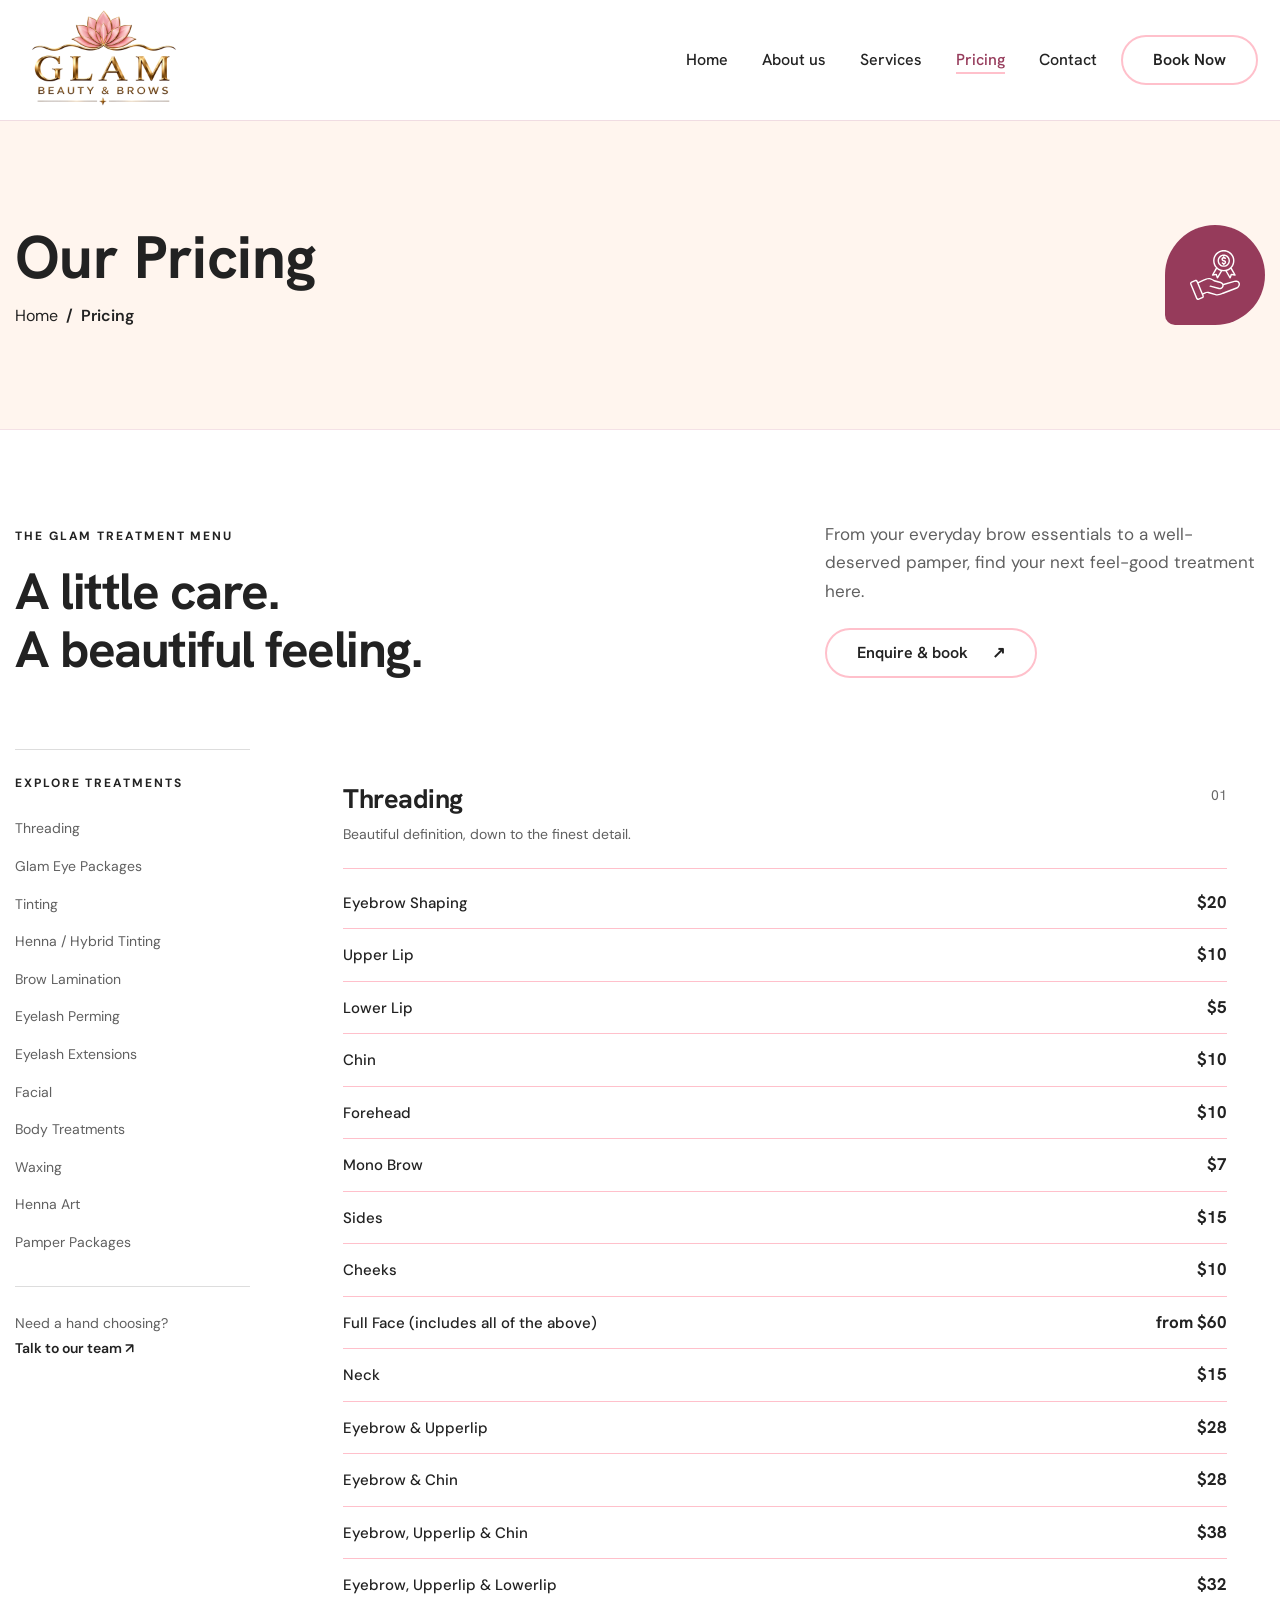
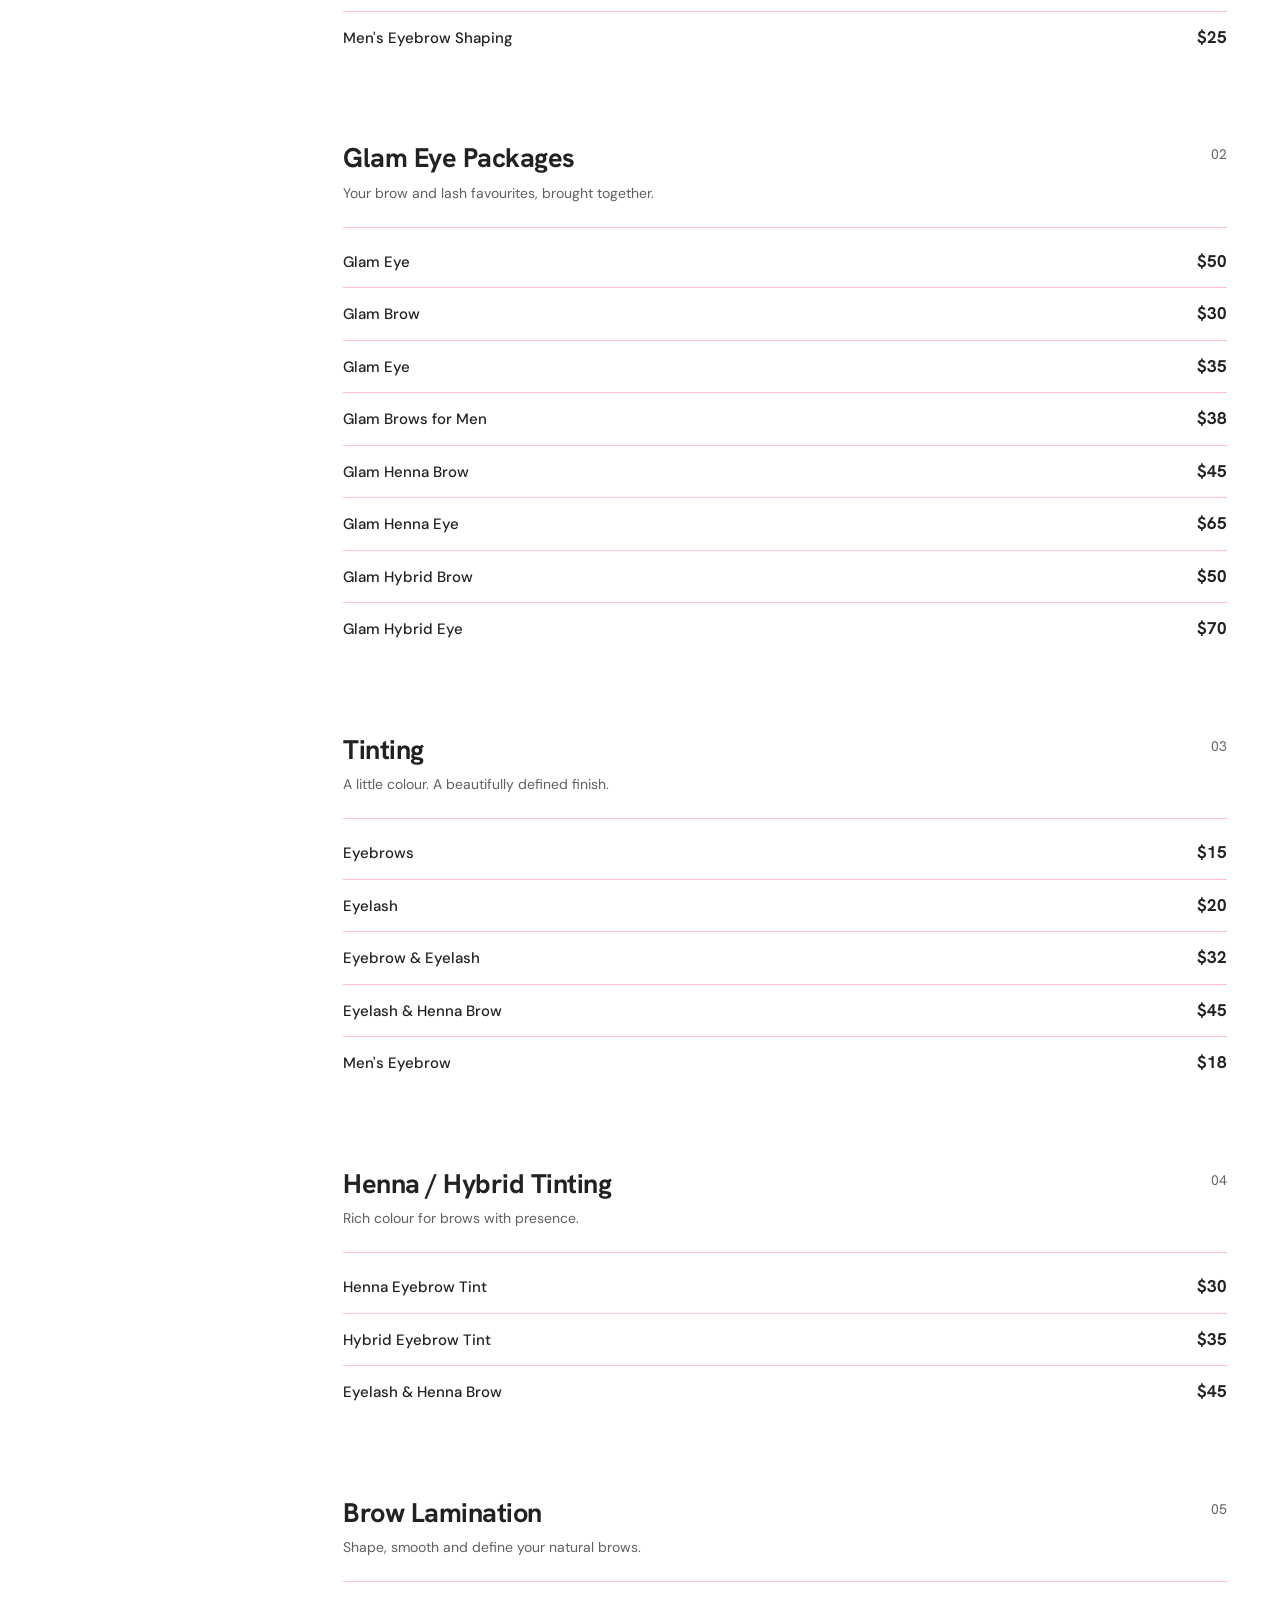
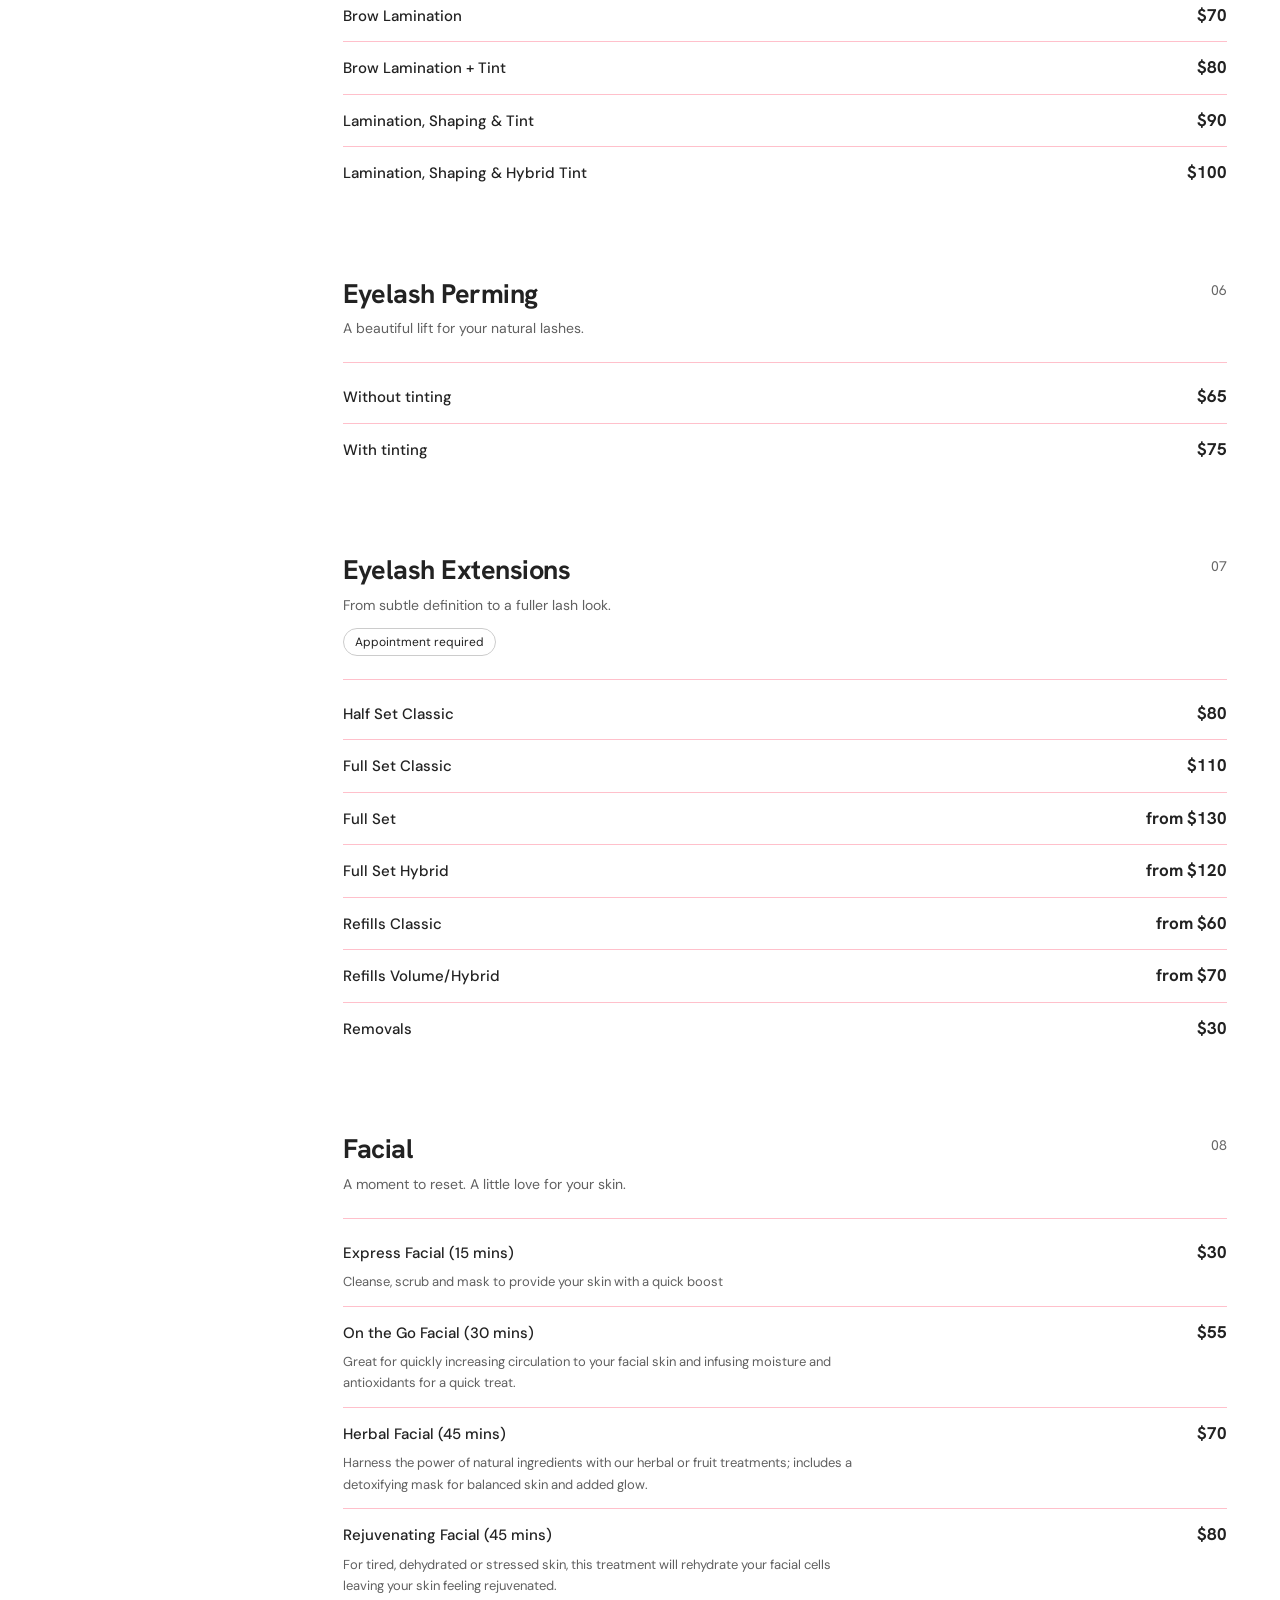
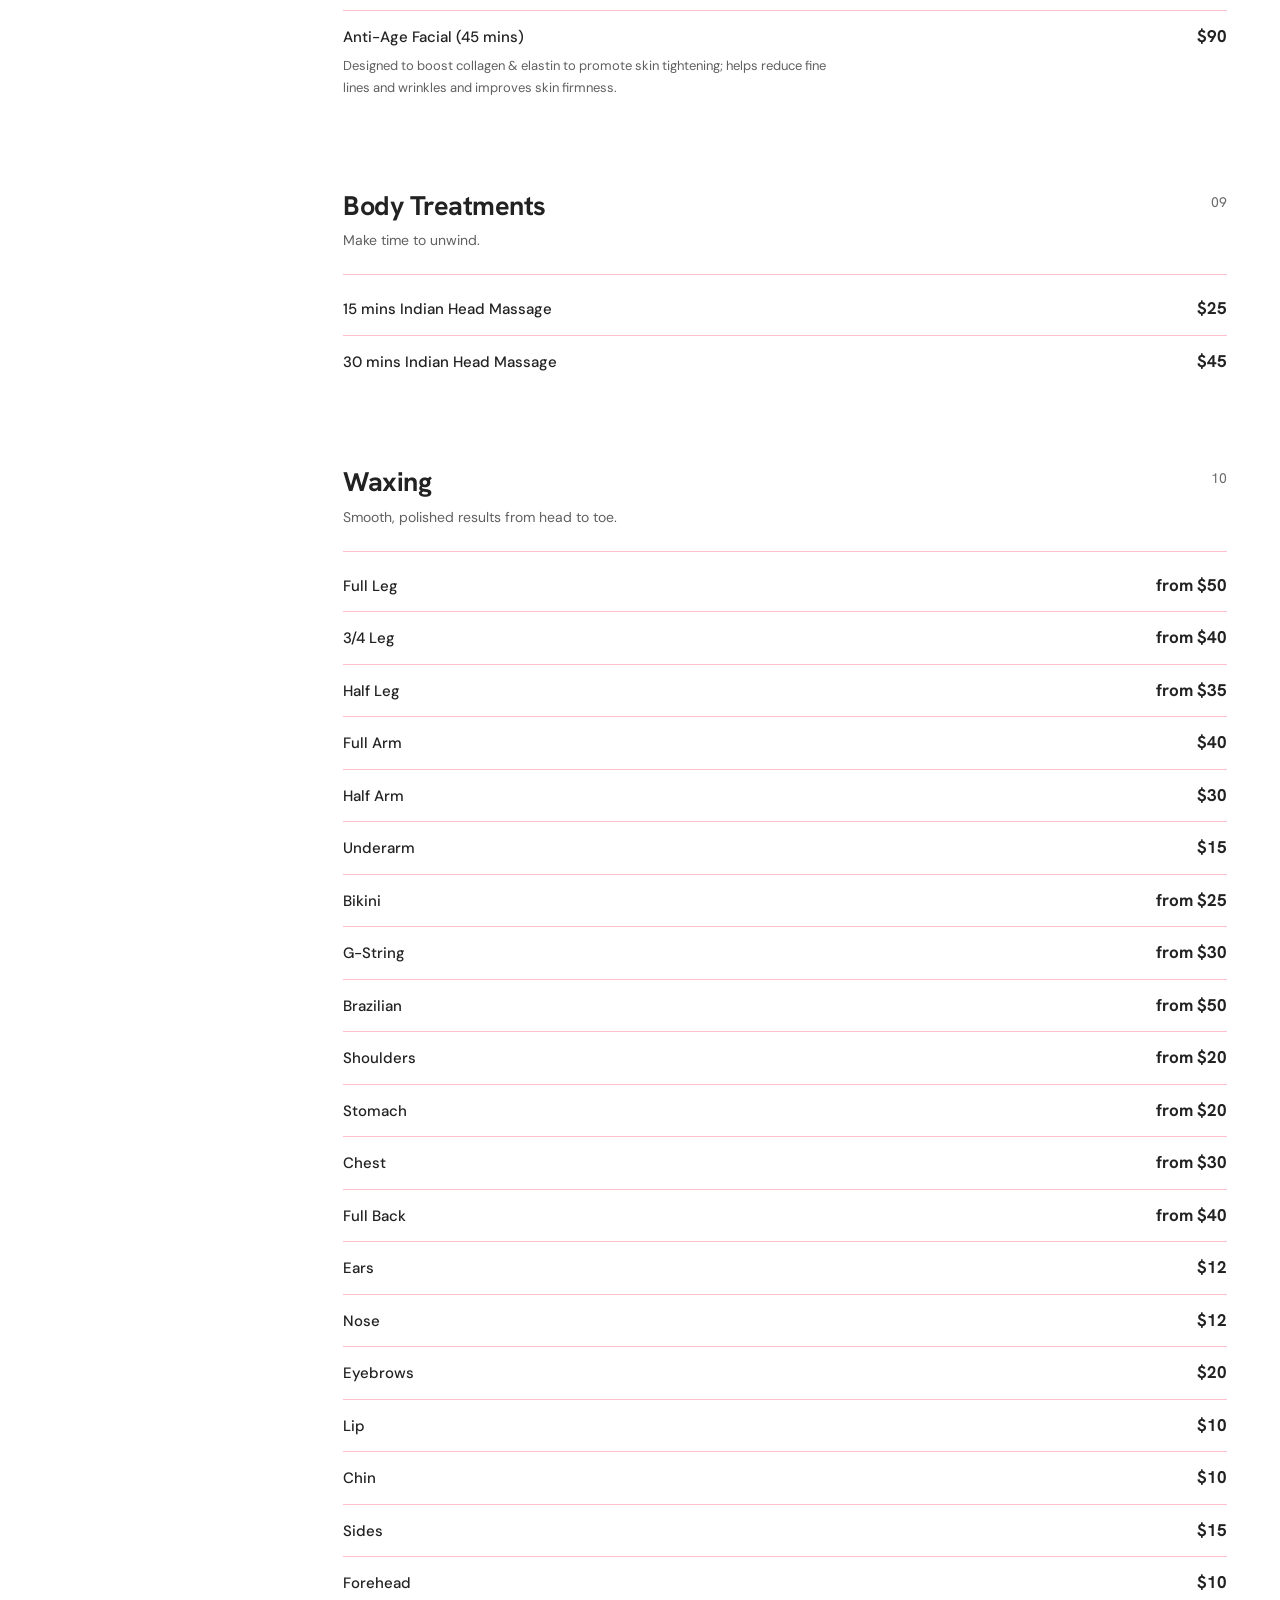
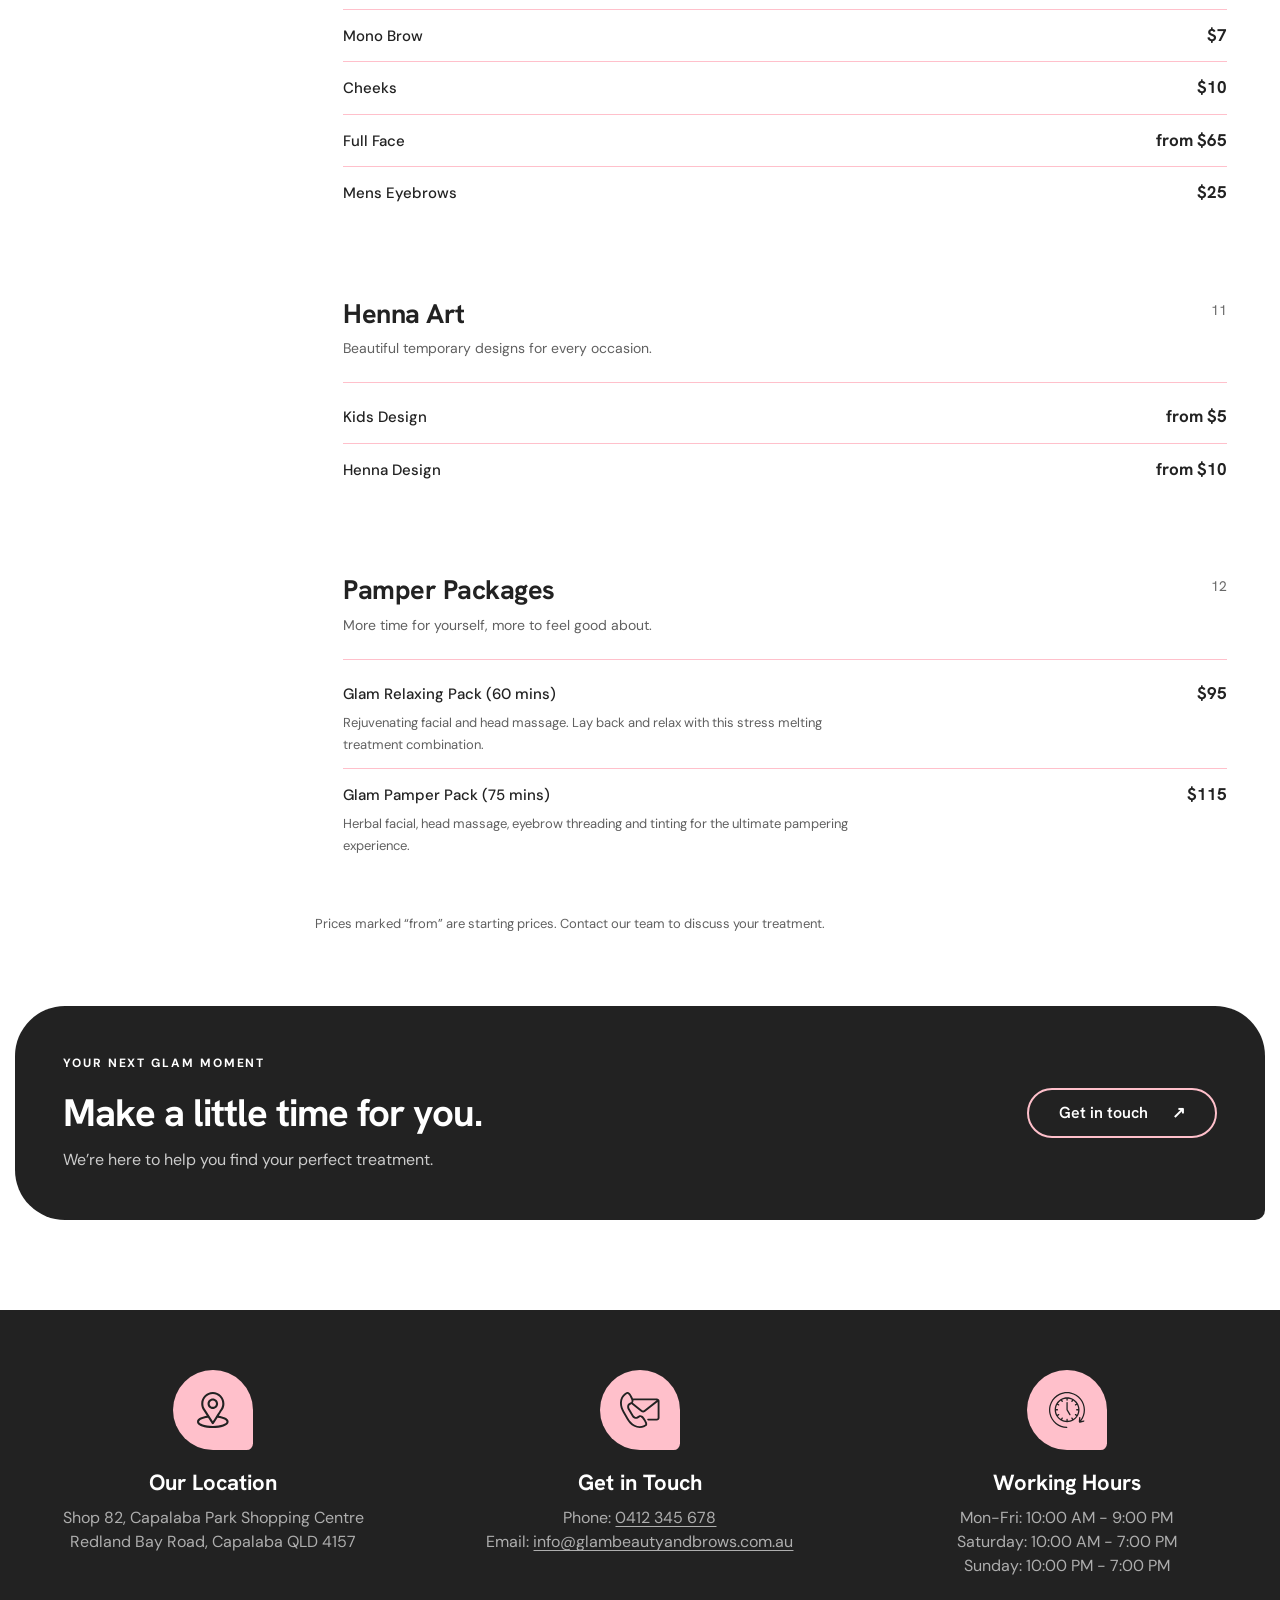
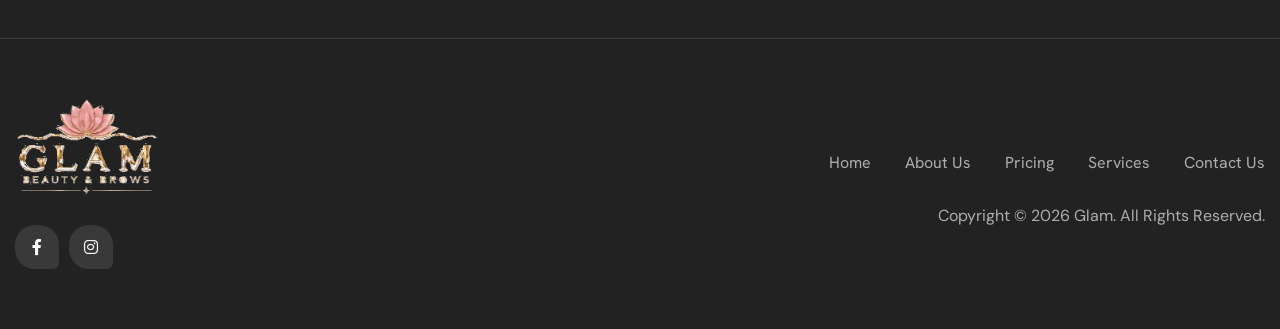
<file: pricing.html>
<!doctype html>
<html lang="en">
  <head>
    <!-- Meta -->
    <meta charset="utf-8" />
    <meta http-equiv="X-UA-Compatible" content="IE=edge" />
    <meta name="viewport" content="width=device-width, initial-scale=1.0" />
    <meta
      name="description"
      content="Transparent pricing for all Glam services — threading, tinting, facials, brows and lashes. No hidden costs, just great value."
    />
    <meta name="keywords" content="" />
    <meta name="author" content="Digital Marketers Perth" />
    <!-- Page Title -->
    <title>Pricing | Glam Beauty &amp; Brows</title>
    <!-- Favicon Icon -->
    <link rel="icon" type="image/png" sizes="64x64" href="images/favicon.png" />
    <link
      rel="apple-touch-icon"
      sizes="180x180"
      href="images/apple-touch-icon.png"
    />
    <!-- Google Fonts css-->
    <link rel="preconnect" href="https://fonts.googleapis.com" />
    <link rel="preconnect" href="https://fonts.gstatic.com" crossorigin="" />
    <link
      href="https://fonts.googleapis.com/css2?family=DM+Sans:opsz,wght@9..40,400;9..40,500;9..40,600;9..40,700&amp;family=Hanken+Grotesk:wght@400;500;600;700&amp;display=swap"
      rel="stylesheet"
    />
    <!-- Bootstrap css -->
    <link href="css/bootstrap.min.css" rel="stylesheet" media="screen" />
    <!-- Font Awesome icon css-->
    <link href="css/all.min.css" rel="stylesheet" media="screen" />
    <!-- Main custom css -->
    <link href="css/custom.css" rel="stylesheet" media="screen" />
    <link href="css/pricing.css" rel="stylesheet" media="screen" />
    <link href="css/brand.css" rel="stylesheet" />
  </head>

  <body class="glam-site pricing-page">
    <a class="skip-link" href="#main-content">Skip to content</a>

    <!-- Header Start -->
    <header class="main-header">
      <div class="header-sticky">
        <nav class="navbar navbar-expand-lg" aria-label="Main navigation">
          <div class="container">
            <!-- Logo Start -->
            <a class="navbar-brand" href="index.html">
              <img
                src="images/Glam%20Logo.png"
                alt="Glam Beauty &amp; Brows"
                loading="eager"
                decoding="async"
                width="1080"
                height="1080"
              />
            </a>
            <!-- Logo End -->

            <!-- Main Menu start -->
            <div class="navbar-collapse main-menu" id="main-navigation">
              <ul class="navbar-nav mr-auto" id="menu">
                <li class="nav-item">
                  <a class="nav-link" href="index.html">Home</a>
                </li>
                <li class="nav-item">
                  <a class="nav-link" href="about.html">About us</a>
                </li>
                <li class="nav-item">
                  <a class="nav-link" href="services.html">Services</a>
                </li>
                <li class="nav-item">
                  <a class="nav-link" href="pricing.html" aria-current="page"
                    >Pricing</a
                  >
                </li>
                <li class="nav-item">
                  <a class="nav-link" href="contact.html">Contact</a>
                </li>
                <li class="nav-item highlighted-menu">
                  <a class="nav-link" href="contact.html#contactForm"
                    >Book Now</a
                  >
                </li>
              </ul>
            </div>
            <!-- Main Menu End -->

            <button
              class="menu-toggle"
              type="button"
              aria-controls="main-navigation"
              aria-expanded="false"
              hidden
            >
              Menu <span aria-hidden="true">☰</span>
            </button>
          </div>
        </nav>
      </div>
    </header>
    <!-- Header End -->

    <main id="main-content" class="pricing-design">
      <div class="page-header">
        <div class="container">
          <div class="row align-items-center">
            <div class="col-md-8">
              <div class="page-header-box">
                <h1>Our Pricing</h1>
                <nav aria-label="Breadcrumb">
                  <ol class="breadcrumb">
                    <li class="breadcrumb-item">
                      <a href="index.html">Home</a>
                    </li>
                    <li class="breadcrumb-item active" aria-current="page">
                      Pricing
                    </li>
                  </ol>
                </nav>
              </div>
            </div>
            <div class="col-md-4 d-none d-md-block">
              <div class="page-header-icon-box">
                <div class="page-header-icon">
                  <img
                    src="images/icon-pricing.svg"
                    alt=""
                    loading="lazy"
                    decoding="async"
                  />
                </div>
              </div>
            </div>
          </div>
        </div>
      </div>
      <div class="pricing-content">
        <div class="container">
          <div class="pricing-intro">
            <div>
              <p class="pricing-eyebrow">THE GLAM TREATMENT MENU</p>
              <h2>A little care.<br />A beautiful feeling.</h2>
            </div>
            <div class="pricing-intro-copy">
              <p>
                From your everyday brow essentials to a well-deserved pamper,
                find your next feel-good treatment here.
              </p>
              <a href="contact.html" class="btn-default"
                >Enquire &amp; book <span aria-hidden="true">&#8599;</span></a
              >
            </div>
          </div>
          <div class="pricing-layout">
            <aside class="pricing-sidebar">
              <nav aria-label="Treatment categories">
                <p class="pricing-eyebrow">EXPLORE TREATMENTS</p>
                <a href="#threading">Threading</a>
                <a href="#eye-packages">Glam Eye Packages</a>
                <a href="#tinting">Tinting</a>
                <a href="#henna-hybrid">Henna / Hybrid Tinting</a>
                <a href="#brow-lamination">Brow Lamination</a>
                <a href="#lash-perming">Eyelash Perming</a>
                <a href="#lash-extensions">Eyelash Extensions</a>
                <a href="#facials">Facial</a>
                <a href="#body-treatments">Body Treatments</a>
                <a href="#waxing">Waxing</a>
                <a href="#henna-art">Henna Art</a>
                <a href="#pamper-packages">Pamper Packages</a>
              </nav>
              <p class="pricing-sidebar-note">
                Need a hand choosing?<br /><a href="contact.html"
                  >Talk to our team <span aria-hidden="true">&#8599;</span></a
                >
              </p>
            </aside>
            <div class="treatment-menu">
              <section
                class="treatment-section"
                id="threading"
                aria-labelledby="threading-title"
              >
                <div class="treatment-heading">
                  <span class="treatment-number">01</span>
                  <h2 id="threading-title">Threading</h2>
                  <p>Beautiful definition, down to the finest detail.</p>
                </div>
                <ul class="pricing-list">
                  <li>
                    <span class="pricing-name">Eyebrow Shaping</span
                    ><span class="price">$20</span>
                  </li>
                  <li>
                    <span class="pricing-name">Upper Lip</span
                    ><span class="price">$10</span>
                  </li>
                  <li>
                    <span class="pricing-name">Lower Lip</span
                    ><span class="price">$5</span>
                  </li>
                  <li>
                    <span class="pricing-name">Chin</span
                    ><span class="price">$10</span>
                  </li>
                  <li>
                    <span class="pricing-name">Forehead</span
                    ><span class="price">$10</span>
                  </li>
                  <li>
                    <span class="pricing-name">Mono Brow</span
                    ><span class="price">$7</span>
                  </li>
                  <li>
                    <span class="pricing-name">Sides</span
                    ><span class="price">$15</span>
                  </li>
                  <li>
                    <span class="pricing-name">Cheeks</span
                    ><span class="price">$10</span>
                  </li>
                  <li>
                    <span class="pricing-name"
                      >Full Face (includes all of the above)</span
                    ><span class="price">from $60</span>
                  </li>
                  <li>
                    <span class="pricing-name">Neck</span
                    ><span class="price">$15</span>
                  </li>
                  <li>
                    <span class="pricing-name">Eyebrow &amp; Upperlip</span
                    ><span class="price">$28</span>
                  </li>
                  <li>
                    <span class="pricing-name">Eyebrow &amp; Chin</span
                    ><span class="price">$28</span>
                  </li>
                  <li>
                    <span class="pricing-name"
                      >Eyebrow, Upperlip &amp; Chin</span
                    ><span class="price">$38</span>
                  </li>
                  <li>
                    <span class="pricing-name"
                      >Eyebrow, Upperlip &amp; Lowerlip</span
                    ><span class="price">$32</span>
                  </li>
                  <li>
                    <span class="pricing-name">Men's Eyebrow Shaping</span
                    ><span class="price">$25</span>
                  </li>
                </ul>
              </section>
              <section
                class="treatment-section"
                id="eye-packages"
                aria-labelledby="eye-packages-title"
              >
                <div class="treatment-heading">
                  <span class="treatment-number">02</span>
                  <h2 id="eye-packages-title">Glam Eye Packages</h2>
                  <p>Your brow and lash favourites, brought together.</p>
                </div>
                <ul class="pricing-list">
                  <li>
                    <span class="pricing-name">Glam Eye</span
                    ><span class="price">$50</span>
                  </li>
                  <li>
                    <span class="pricing-name">Glam Brow</span
                    ><span class="price">$30</span>
                  </li>
                  <li>
                    <span class="pricing-name">Glam Eye</span
                    ><span class="price">$35</span>
                  </li>
                  <li>
                    <span class="pricing-name">Glam Brows for Men</span
                    ><span class="price">$38</span>
                  </li>
                  <li>
                    <span class="pricing-name">Glam Henna Brow</span
                    ><span class="price">$45</span>
                  </li>
                  <li>
                    <span class="pricing-name">Glam Henna Eye</span
                    ><span class="price">$65</span>
                  </li>
                  <li>
                    <span class="pricing-name">Glam Hybrid Brow</span
                    ><span class="price">$50</span>
                  </li>
                  <li>
                    <span class="pricing-name">Glam Hybrid Eye</span
                    ><span class="price">$70</span>
                  </li>
                </ul>
              </section>
              <section
                class="treatment-section"
                id="tinting"
                aria-labelledby="tinting-title"
              >
                <div class="treatment-heading">
                  <span class="treatment-number">03</span>
                  <h2 id="tinting-title">Tinting</h2>
                  <p>A little colour. A beautifully defined finish.</p>
                </div>
                <ul class="pricing-list">
                  <li>
                    <span class="pricing-name">Eyebrows</span
                    ><span class="price">$15</span>
                  </li>
                  <li>
                    <span class="pricing-name">Eyelash</span
                    ><span class="price">$20</span>
                  </li>
                  <li>
                    <span class="pricing-name">Eyebrow &amp; Eyelash</span
                    ><span class="price">$32</span>
                  </li>
                  <li>
                    <span class="pricing-name">Eyelash &amp; Henna Brow</span
                    ><span class="price">$45</span>
                  </li>
                  <li>
                    <span class="pricing-name">Men's Eyebrow</span
                    ><span class="price">$18</span>
                  </li>
                </ul>
              </section>
              <section
                class="treatment-section"
                id="henna-hybrid"
                aria-labelledby="henna-hybrid-title"
              >
                <div class="treatment-heading">
                  <span class="treatment-number">04</span>
                  <h2 id="henna-hybrid-title">Henna / Hybrid Tinting</h2>
                  <p>Rich colour for brows with presence.</p>
                </div>
                <ul class="pricing-list">
                  <li>
                    <span class="pricing-name">Henna Eyebrow Tint</span
                    ><span class="price">$30</span>
                  </li>
                  <li>
                    <span class="pricing-name">Hybrid Eyebrow Tint</span
                    ><span class="price">$35</span>
                  </li>
                  <li>
                    <span class="pricing-name">Eyelash &amp; Henna Brow</span
                    ><span class="price">$45</span>
                  </li>
                </ul>
              </section>
              <section
                class="treatment-section"
                id="brow-lamination"
                aria-labelledby="brow-lamination-title"
              >
                <div class="treatment-heading">
                  <span class="treatment-number">05</span>
                  <h2 id="brow-lamination-title">Brow Lamination</h2>
                  <p>Shape, smooth and define your natural brows.</p>
                </div>
                <ul class="pricing-list">
                  <li>
                    <span class="pricing-name">Brow Lamination</span
                    ><span class="price">$70</span>
                  </li>
                  <li>
                    <span class="pricing-name">Brow Lamination + Tint</span
                    ><span class="price">$80</span>
                  </li>
                  <li>
                    <span class="pricing-name"
                      >Lamination, Shaping &amp; Tint</span
                    ><span class="price">$90</span>
                  </li>
                  <li>
                    <span class="pricing-name"
                      >Lamination, Shaping &amp; Hybrid Tint</span
                    ><span class="price">$100</span>
                  </li>
                </ul>
              </section>
              <section
                class="treatment-section"
                id="lash-perming"
                aria-labelledby="lash-perming-title"
              >
                <div class="treatment-heading">
                  <span class="treatment-number">06</span>
                  <h2 id="lash-perming-title">Eyelash Perming</h2>
                  <p>A beautiful lift for your natural lashes.</p>
                </div>
                <ul class="pricing-list">
                  <li>
                    <span class="pricing-name">Without tinting</span
                    ><span class="price">$65</span>
                  </li>
                  <li>
                    <span class="pricing-name">With tinting</span
                    ><span class="price">$75</span>
                  </li>
                </ul>
              </section>
              <section
                class="treatment-section"
                id="lash-extensions"
                aria-labelledby="lash-extensions-title"
              >
                <div class="treatment-heading">
                  <span class="treatment-number">07</span>
                  <h2 id="lash-extensions-title">Eyelash Extensions</h2>
                  <p>From subtle definition to a fuller lash look.</p>
                  <p class="pricing-appointment">Appointment required</p>
                </div>
                <ul class="pricing-list">
                  <li>
                    <span class="pricing-name">Half Set Classic</span
                    ><span class="price">$80</span>
                  </li>
                  <li>
                    <span class="pricing-name">Full Set Classic</span
                    ><span class="price">$110</span>
                  </li>
                  <li>
                    <span class="pricing-name">Full Set</span
                    ><span class="price">from $130</span>
                  </li>
                  <li>
                    <span class="pricing-name">Full Set Hybrid</span
                    ><span class="price">from $120</span>
                  </li>
                  <li>
                    <span class="pricing-name">Refills Classic</span
                    ><span class="price">from $60</span>
                  </li>
                  <li>
                    <span class="pricing-name">Refills Volume/Hybrid</span
                    ><span class="price">from $70</span>
                  </li>
                  <li>
                    <span class="pricing-name">Removals</span
                    ><span class="price">$30</span>
                  </li>
                </ul>
              </section>
              <section
                class="treatment-section"
                id="facials"
                aria-labelledby="facials-title"
              >
                <div class="treatment-heading">
                  <span class="treatment-number">08</span>
                  <h2 id="facials-title">Facial</h2>
                  <p>A moment to reset. A little love for your skin.</p>
                </div>
                <ul class="pricing-list">
                  <li class="has-copy">
                    <div class="pricing-copy-wrap">
                      <span class="pricing-name">Express Facial (15 mins)</span>
                      <span class="pricing-item-copy"
                        >Cleanse, scrub and mask to provide your skin with a
                        quick boost</span
                      >
                    </div>
                    <span class="price">$30</span>
                  </li>
                  <li class="has-copy">
                    <div class="pricing-copy-wrap">
                      <span class="pricing-name"
                        >On the Go Facial (30 mins)</span
                      >
                      <span class="pricing-item-copy"
                        >Great for quickly increasing circulation to your facial
                        skin and infusing moisture and antioxidants for a quick
                        treat.</span
                      >
                    </div>
                    <span class="price">$55</span>
                  </li>
                  <li class="has-copy">
                    <div class="pricing-copy-wrap">
                      <span class="pricing-name">Herbal Facial (45 mins)</span>
                      <span class="pricing-item-copy"
                        >Harness the power of natural ingredients with our
                        herbal or fruit treatments; includes a detoxifying mask
                        for balanced skin and added glow.</span
                      >
                    </div>
                    <span class="price">$70</span>
                  </li>
                  <li class="has-copy">
                    <div class="pricing-copy-wrap">
                      <span class="pricing-name"
                        >Rejuvenating Facial (45 mins)</span
                      >
                      <span class="pricing-item-copy"
                        >For tired, dehydrated or stressed skin, this treatment
                        will rehydrate your facial cells leaving your skin
                        feeling rejuvenated.</span
                      >
                    </div>
                    <span class="price">$80</span>
                  </li>
                  <li class="has-copy">
                    <div class="pricing-copy-wrap">
                      <span class="pricing-name"
                        >Anti-Age Facial (45 mins)</span
                      >
                      <span class="pricing-item-copy"
                        >Designed to boost collagen &amp; elastin to promote
                        skin tightening; helps reduce fine lines and wrinkles
                        and improves skin firmness.</span
                      >
                    </div>
                    <span class="price">$90</span>
                  </li>
                </ul>
              </section>
              <section
                class="treatment-section"
                id="body-treatments"
                aria-labelledby="body-treatments-title"
              >
                <div class="treatment-heading">
                  <span class="treatment-number">09</span>
                  <h2 id="body-treatments-title">Body Treatments</h2>
                  <p>Make time to unwind.</p>
                </div>
                <ul class="pricing-list">
                  <li>
                    <span class="pricing-name">15 mins Indian Head Massage</span
                    ><span class="price">$25</span>
                  </li>
                  <li>
                    <span class="pricing-name">30 mins Indian Head Massage</span
                    ><span class="price">$45</span>
                  </li>
                </ul>
              </section>
              <section
                class="treatment-section"
                id="waxing"
                aria-labelledby="waxing-title"
              >
                <div class="treatment-heading">
                  <span class="treatment-number">10</span>
                  <h2 id="waxing-title">Waxing</h2>
                  <p>Smooth, polished results from head to toe.</p>
                </div>
                <ul class="pricing-list">
                  <li>
                    <span class="pricing-name">Full Leg</span
                    ><span class="price">from $50</span>
                  </li>
                  <li>
                    <span class="pricing-name">3/4 Leg</span
                    ><span class="price">from $40</span>
                  </li>
                  <li>
                    <span class="pricing-name">Half Leg</span
                    ><span class="price">from $35</span>
                  </li>
                  <li>
                    <span class="pricing-name">Full Arm</span
                    ><span class="price">$40</span>
                  </li>
                  <li>
                    <span class="pricing-name">Half Arm</span
                    ><span class="price">$30</span>
                  </li>
                  <li>
                    <span class="pricing-name">Underarm</span
                    ><span class="price">$15</span>
                  </li>
                  <li>
                    <span class="pricing-name">Bikini</span
                    ><span class="price">from $25</span>
                  </li>
                  <li>
                    <span class="pricing-name">G-String</span
                    ><span class="price">from $30</span>
                  </li>
                  <li>
                    <span class="pricing-name">Brazilian</span
                    ><span class="price">from $50</span>
                  </li>
                  <li>
                    <span class="pricing-name">Shoulders</span
                    ><span class="price">from $20</span>
                  </li>
                  <li>
                    <span class="pricing-name">Stomach</span
                    ><span class="price">from $20</span>
                  </li>
                  <li>
                    <span class="pricing-name">Chest</span
                    ><span class="price">from $30</span>
                  </li>
                  <li>
                    <span class="pricing-name">Full Back</span
                    ><span class="price">from $40</span>
                  </li>
                  <li>
                    <span class="pricing-name">Ears</span
                    ><span class="price">$12</span>
                  </li>
                  <li>
                    <span class="pricing-name">Nose</span
                    ><span class="price">$12</span>
                  </li>
                  <li>
                    <span class="pricing-name">Eyebrows</span
                    ><span class="price">$20</span>
                  </li>
                  <li>
                    <span class="pricing-name">Lip</span
                    ><span class="price">$10</span>
                  </li>
                  <li>
                    <span class="pricing-name">Chin</span
                    ><span class="price">$10</span>
                  </li>
                  <li>
                    <span class="pricing-name">Sides</span
                    ><span class="price">$15</span>
                  </li>
                  <li>
                    <span class="pricing-name">Forehead</span
                    ><span class="price">$10</span>
                  </li>
                  <li>
                    <span class="pricing-name">Mono Brow</span
                    ><span class="price">$7</span>
                  </li>
                  <li>
                    <span class="pricing-name">Cheeks</span
                    ><span class="price">$10</span>
                  </li>
                  <li>
                    <span class="pricing-name">Full Face</span
                    ><span class="price">from $65</span>
                  </li>
                  <li>
                    <span class="pricing-name">Mens Eyebrows</span
                    ><span class="price">$25</span>
                  </li>
                </ul>
              </section>
              <section
                class="treatment-section"
                id="henna-art"
                aria-labelledby="henna-art-title"
              >
                <div class="treatment-heading">
                  <span class="treatment-number">11</span>
                  <h2 id="henna-art-title">Henna Art</h2>
                  <p>Beautiful temporary designs for every occasion.</p>
                </div>
                <ul class="pricing-list">
                  <li>
                    <span class="pricing-name">Kids Design</span
                    ><span class="price">from $5</span>
                  </li>
                  <li>
                    <span class="pricing-name">Henna Design</span
                    ><span class="price">from $10</span>
                  </li>
                </ul>
              </section>
              <section
                class="treatment-section"
                id="pamper-packages"
                aria-labelledby="pamper-packages-title"
              >
                <div class="treatment-heading">
                  <span class="treatment-number">12</span>
                  <h2 id="pamper-packages-title">Pamper Packages</h2>
                  <p>More time for yourself, more to feel good about.</p>
                </div>
                <ul class="pricing-list">
                  <li class="has-copy">
                    <div class="pricing-copy-wrap">
                      <span class="pricing-name"
                        >Glam Relaxing Pack (60 mins)</span
                      >
                      <span class="pricing-item-copy"
                        >Rejuvenating facial and head massage. Lay back and
                        relax with this stress melting treatment
                        combination.</span
                      >
                    </div>
                    <span class="price">$95</span>
                  </li>
                  <li class="has-copy">
                    <div class="pricing-copy-wrap">
                      <span class="pricing-name"
                        >Glam Pamper Pack (75 mins)</span
                      >
                      <span class="pricing-item-copy"
                        >Herbal facial, head massage, eyebrow threading and
                        tinting for the ultimate pampering experience.</span
                      >
                    </div>
                    <span class="price">$115</span>
                  </li>
                </ul>
              </section>
              <p class="pricing-footnote">
                Prices marked “from” are starting prices. Contact our team to
                discuss your treatment.
              </p>
            </div>
          </div>
          <section class="pricing-cta" aria-labelledby="pricing-cta-title">
            <div>
              <p class="pricing-eyebrow">YOUR NEXT GLAM MOMENT</p>
              <h2 id="pricing-cta-title">Make a little time for you.</h2>
              <p>We’re here to help you find your perfect treatment.</p>
            </div>
            <a href="contact.html" class="btn-default dark-bg"
              >Get in touch <span aria-hidden="true">&#8599;</span></a
            >
          </section>
        </div>
      </div>
    </main>

    <!-- Footer Start -->
    <footer class="footer">
      <!-- Footer Contact Information Section Start -->
      <div class="footer-contact-information">
        <div class="container">
          <div class="row">
            <div class="col-md-4">
              <!-- Footer Contact Info Box Start -->
              <div class="contact-info-item wow fadeInUp">
                <div class="icon-box">
                  <img
                    src="images/icon-location.svg"
                    alt=""
                    loading="lazy"
                    decoding="async"
                  />
                </div>

                <h3>Our Location</h3>
                <p>
                  Shop 82, Capalaba Park Shopping Centre<br />Redland Bay Road,
                  Capalaba QLD 4157
                </p>
              </div>
              <!-- Footer Contact Info Box End -->
            </div>

            <div class="col-md-4">
              <!-- Footer Contact Info Box Start -->
              <div
                class="contact-info-item wow fadeInUp"
                data-wow-delay="0.25s"
              >
                <div class="icon-box">
                  <img
                    src="images/icon-email-phone.svg"
                    alt=""
                    loading="lazy"
                    decoding="async"
                  />
                </div>

                <h3>Get in Touch</h3>
                <p>
                  Phone: <a href="tel:0412345678">0412 345 678</a> <br />Email:
                  <a href="mailto:info@glambeautyandbrows.com.au"
                    >info@glambeautyandbrows.com.au</a
                  >
                </p>
              </div>
              <!-- Footer Contact Info Box End -->
            </div>

            <div class="col-md-4">
              <!-- Footer Contact Info Box Start -->
              <div class="contact-info-item wow fadeInUp" data-wow-delay="0.5s">
                <div class="icon-box">
                  <img
                    src="images/icon-working-hours.svg"
                    alt=""
                    loading="lazy"
                    decoding="async"
                  />
                </div>

                <h3>Working Hours</h3>
                <p>
                  Mon-Fri: 10:00 AM - 9:00 PM <br />Saturday: 10:00 AM - 7:00 PM
                  <br />Sunday: 10:00 PM - 7:00 PM
                </p>
              </div>
              <!-- Footer Contact Info Box End -->
            </div>
          </div>
        </div>
      </div>
      <!-- Footer Contact Information Section End -->

      <!-- Main Footer Start -->
      <div class="footer-main">
        <div class="container">
          <div class="row align-items-center">
            <div class="col-lg-5">
              <!-- Footer Logo Start -->
              <div class="footer-logo">
                <img
                  src="images/logo-light.png"
                  alt=""
                  loading="lazy"
                  decoding="async"
                  width="360"
                  height="241"
                />
              </div>
              <!-- Footer Logo End -->

              <!-- Footer Social Icons Start -->
              <div class="footer-social">
                <ul>
                  <li>
                    <a
                      href="https://www.facebook.com/share/1JenP1cr3H/?mibextid=wwXIfr"
                      target="_blank"
                      rel="noopener noreferrer"
                      aria-label="Facebook"
                      ><i class="fab fa-facebook-f"></i
                    ></a>
                  </li>
                  <li>
                    <a
                      href="https://www.instagram.com/glam.beautyandbrows?stkn=MWQxaG5vMnYycDNueA==&amp;utm_source=ig_contact_invite"
                      target="_blank"
                      rel="noopener noreferrer"
                      aria-label="Instagram"
                      ><i class="fab fa-instagram"></i
                    ></a>
                  </li>
                </ul>
              </div>
              <!-- Footer Social Icons End -->
            </div>

            <div class="col-lg-7">
              <!-- Footer Menu Start -->
              <div class="footer-menu">
                <ul>
                  <li><a href="index.html">Home</a></li>
                  <li><a href="about.html">About Us</a></li>
                  <li><a href="pricing.html">Pricing</a></li>
                  <li><a href="services.html">Services</a></li>
                  <li><a href="contact.html">Contact Us</a></li>
                </ul>
              </div>
              <!-- Footer Menu End -->

              <!-- Footer Copyright Start -->
              <div class="copyright">
                <p>Copyright © 2026 Glam. All Rights Reserved.</p>
              </div>
              <!-- Footer Copyright End -->
            </div>
          </div>
        </div>
      </div>
      <!-- Main Footer End -->
    </footer>
    <!-- Footer End -->

    <script src="js/function.js" defer></script>
  </body>
</html>
</file>
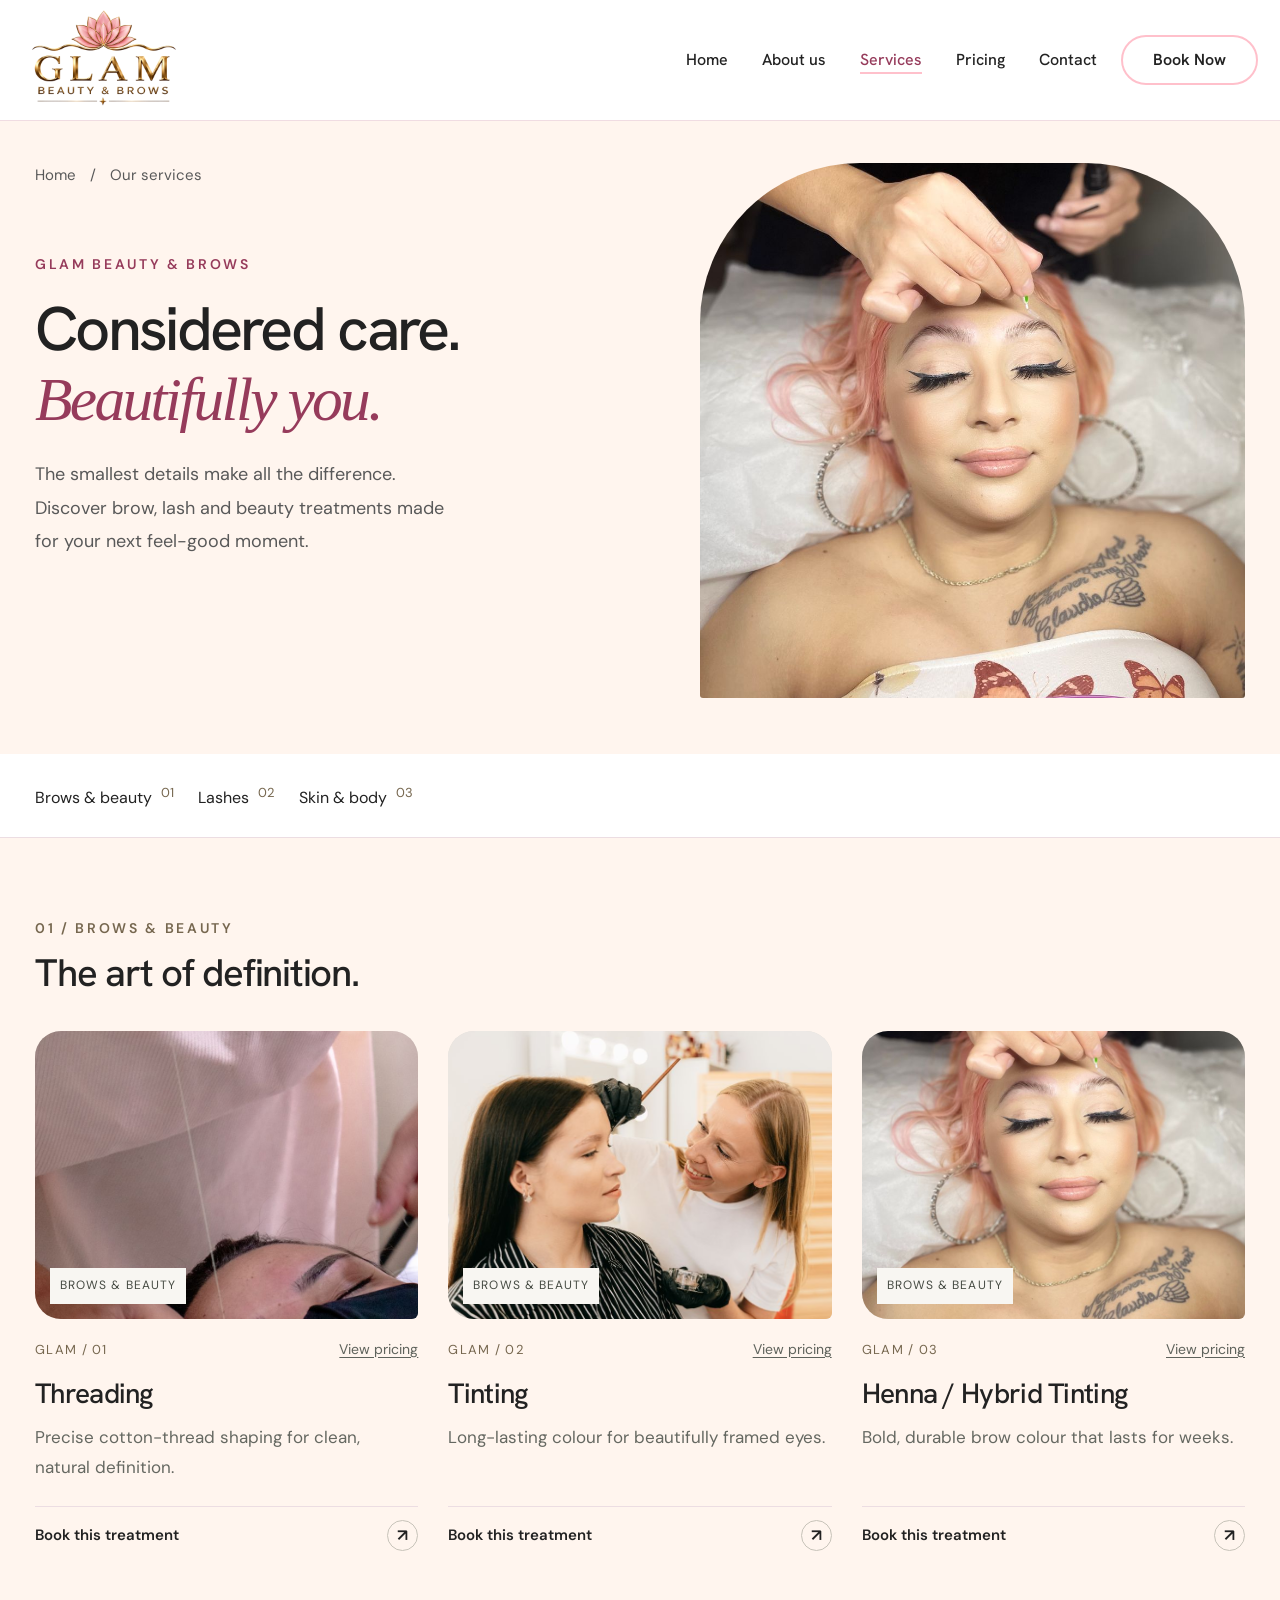
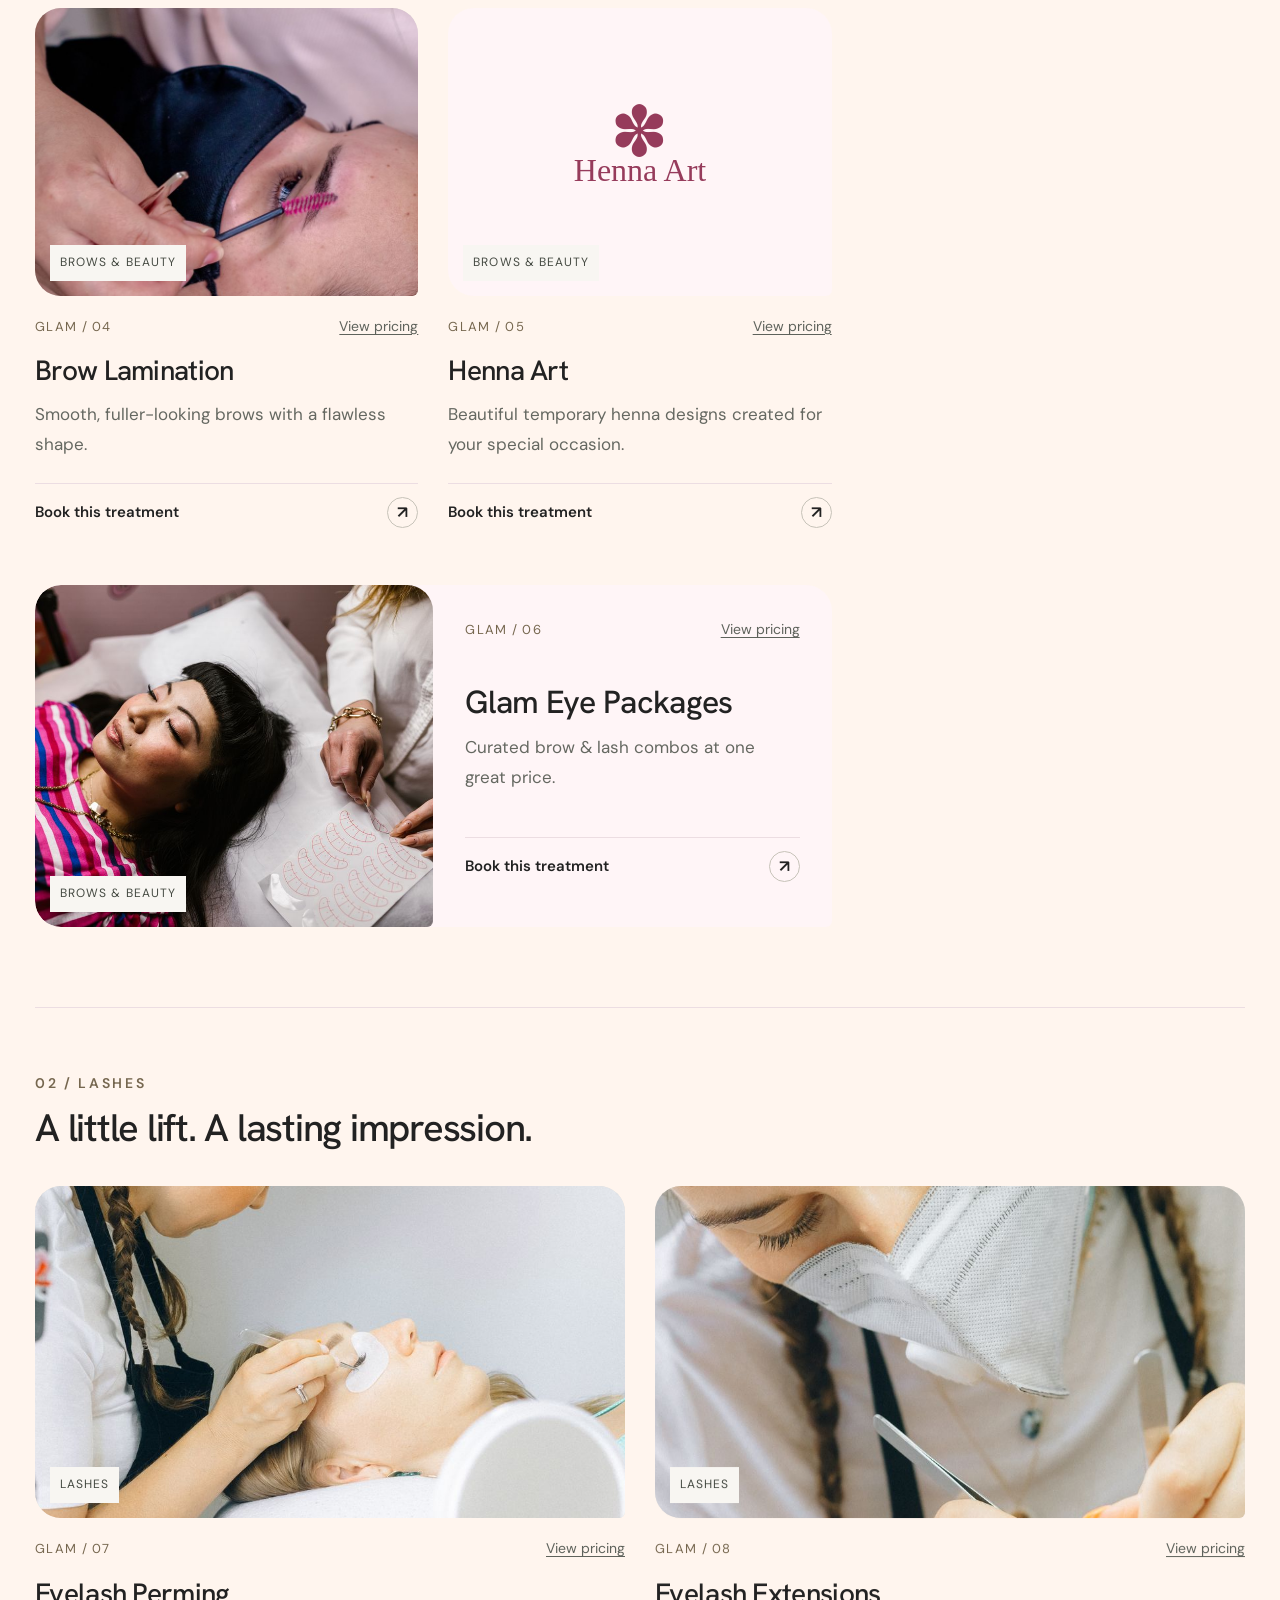
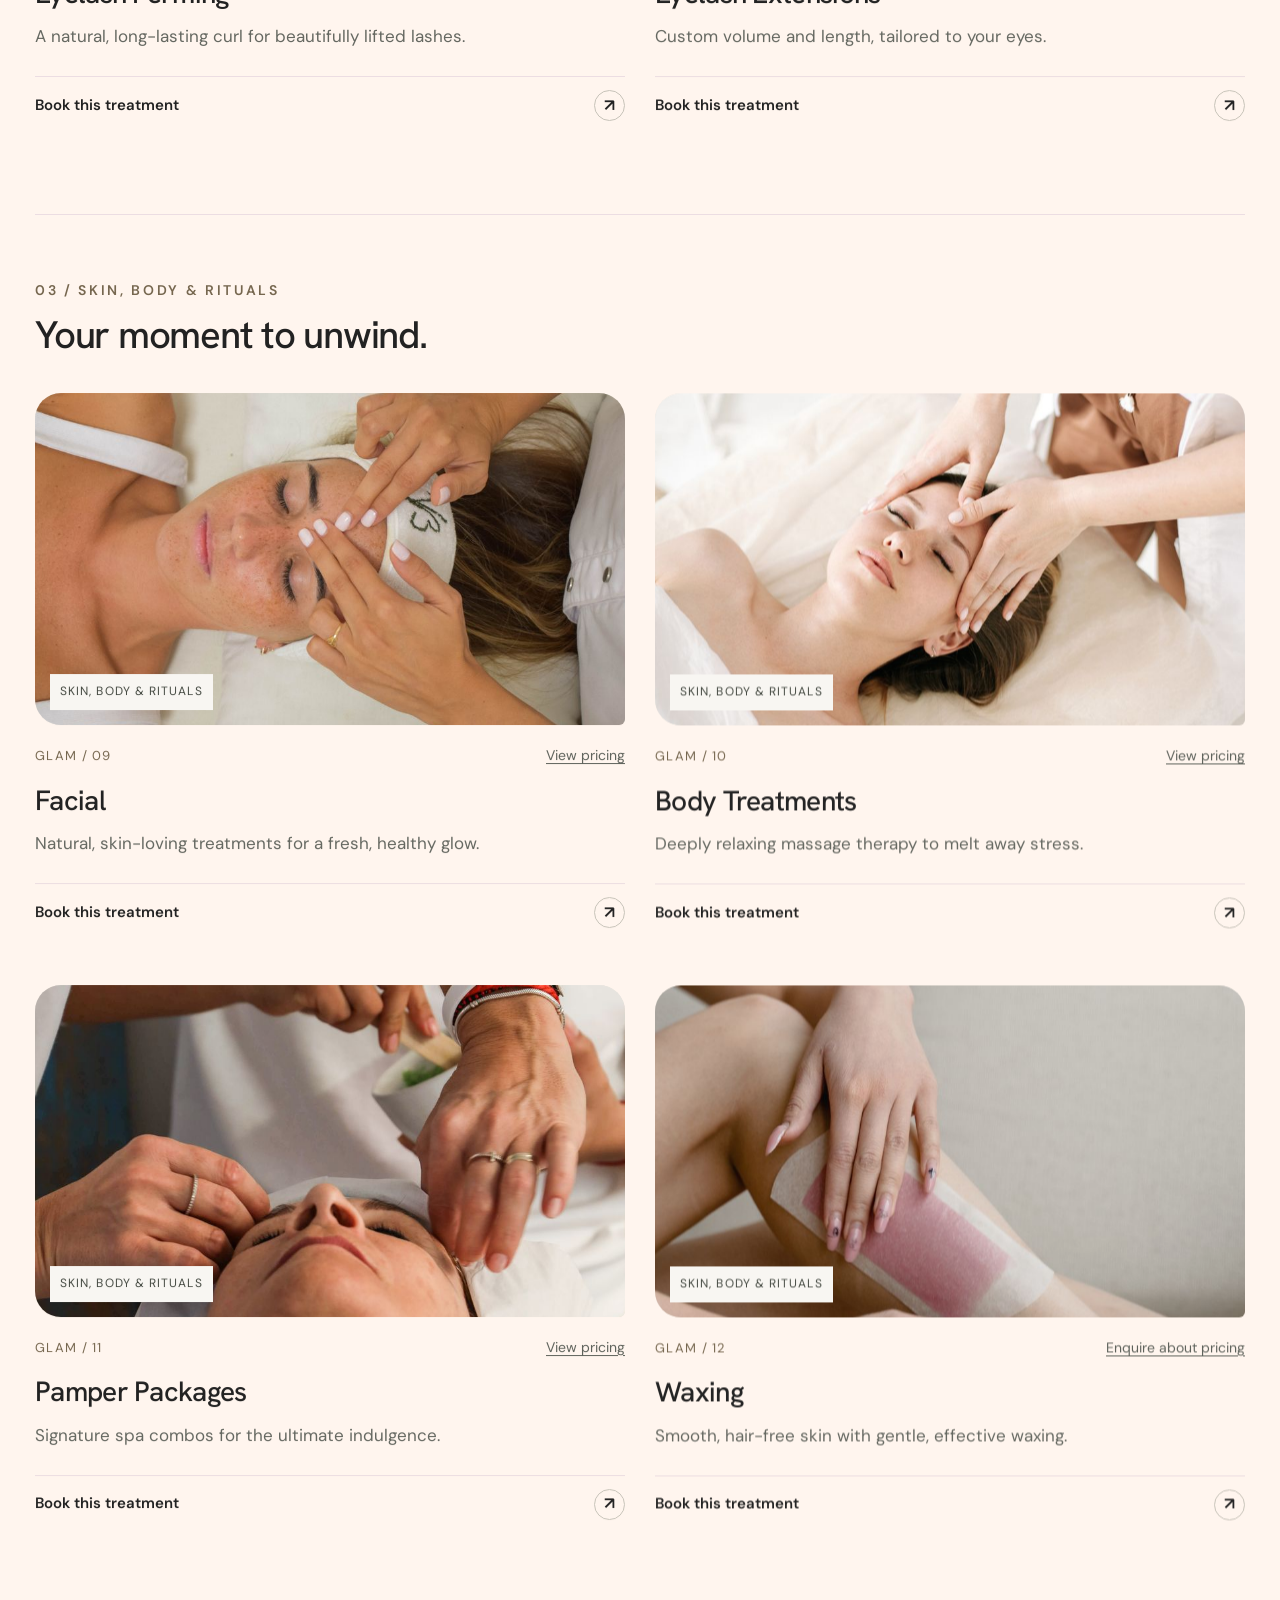
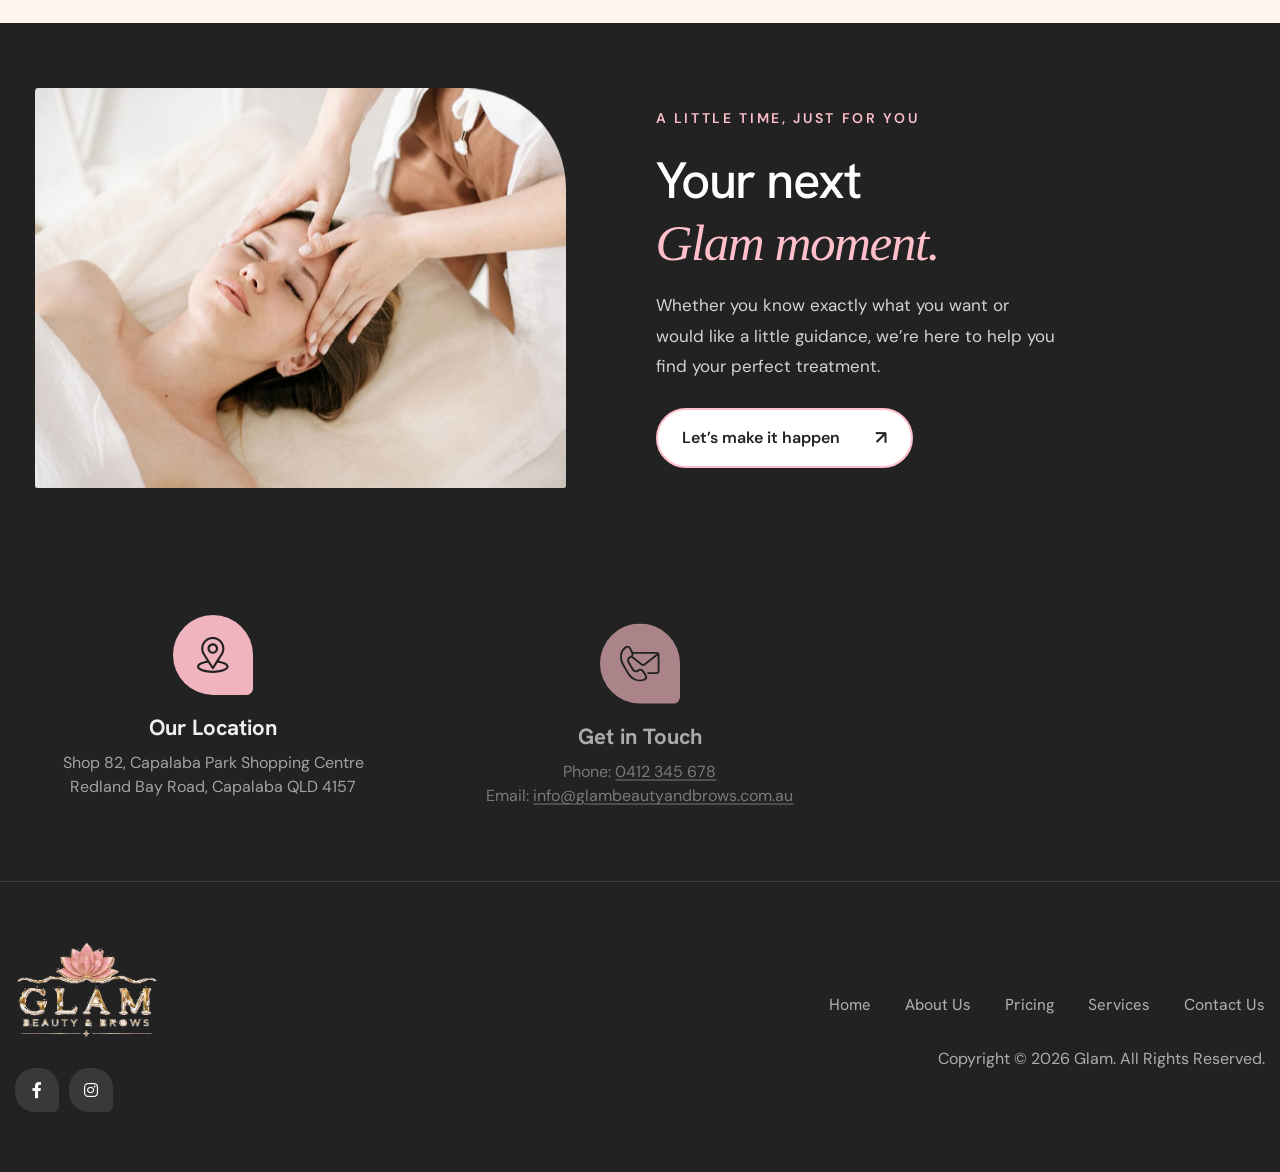
<file: services.html>
<!doctype html>
<html lang="en">
  <head>
    <!-- Meta -->
    <meta charset="utf-8" />
    <meta http-equiv="X-UA-Compatible" content="IE=edge" />
    <meta name="viewport" content="width=device-width, initial-scale=1.0" />
    <meta
      name="description"
      content="Explore Glam's services — threading, tinting, waxing, facials, brow lamination, lash extensions, massage and pamper packages at our beauty salon."
    />
    <meta
      name="keywords"
      content="salon services, threading, tinting, waxing, facials, brow lamination, eyelash extensions"
    />
    <meta name="author" content="Digital Marketers Perth" />
    <!-- Page Title -->
    <title>Our Services | Glam Beauty &amp; Brows</title>
    <!-- Favicon Icon -->
    <link rel="icon" type="image/png" sizes="64x64" href="images/favicon.png" />
    <link rel="apple-touch-icon" sizes="180x180" href="images/apple-touch-icon.png" />
    <!-- Google Fonts css-->
    <link rel="preconnect" href="https://fonts.googleapis.com" />
    <link rel="preconnect" href="https://fonts.gstatic.com" crossorigin="" />
    <link
      href="https://fonts.googleapis.com/css2?family=DM+Sans:opsz,wght@9..40,400;9..40,500;9..40,600;9..40,700&amp;family=Hanken+Grotesk:wght@400;500;600;700&amp;display=swap"
      rel="stylesheet"
    />
    <!-- Bootstrap css -->
    <link href="css/bootstrap.min.css" rel="stylesheet" media="screen" />
    <!-- Font Awesome icon css-->
    <link href="css/all.min.css" rel="stylesheet" media="screen" />
    <!-- Main custom css -->
    <link href="css/custom.css" rel="stylesheet" media="screen" />
    <link href="css/services.css" rel="stylesheet" media="screen" />
    <link href="css/brand.css" rel="stylesheet" />
  </head>

  <body class="glam-site services-page">
    <a class="skip-link" href="#main-content">Skip to content</a>

    <!-- Header Start -->
    <header class="main-header">
      <div class="header-sticky">
        <nav class="navbar navbar-expand-lg" aria-label="Main navigation">
          <div class="container">
            <!-- Logo Start -->
            <a class="navbar-brand" href="index.html">
              <img src="images/Glam%20Logo.png" alt="Glam Beauty &amp; Brows"  loading="eager"  decoding="async" width="1080" height="1080" />
            </a>
            <!-- Logo End -->

            <!-- Main Menu start -->
            <div class="navbar-collapse main-menu" id="main-navigation">
              <ul class="navbar-nav mr-auto" id="menu">
                <li class="nav-item"><a class="nav-link" href="index.html">Home</a></li>
                <li class="nav-item">
                  <a class="nav-link" href="about.html">About us</a>
                </li>
                <li class="nav-item">
                  <a class="nav-link" href="services.html" aria-current="page"
                    >Services</a
                  >
                </li>
                <li class="nav-item">
                  <a class="nav-link" href="pricing.html">Pricing</a>
                </li>
                <li class="nav-item">
                  <a class="nav-link" href="contact.html">Contact</a>
                </li>
                <li class="nav-item highlighted-menu">
                  <a class="nav-link" href="contact.html#contactForm">Book Now</a>
                </li>
              </ul>
            </div>
            <!-- Main Menu End -->

            <button class="menu-toggle" type="button" aria-controls="main-navigation" aria-expanded="false" hidden>Menu <span aria-hidden="true">☰</span></button>
          </div>
        </nav>

      </div>
    </header>
    <!-- Header End -->

    <main class="salon-services" id="main-content">
      <section class="salon-hero" aria-labelledby="services-title">
        <div class="container salon-hero-grid">
          <div class="salon-hero-copy">
            <nav class="salon-breadcrumb" aria-label="Breadcrumb">
              <a href="index.html">Home</a><span aria-hidden="true">/</span
              ><span aria-current="page">Our services</span>
            </nav>
            <p class="salon-eyebrow">GLAM BEAUTY &amp; BROWS</p>
            <h1 id="services-title" class="text-anime">
              Considered care.<br /><em>Beautifully you.</em>
            </h1>
            <p class="salon-hero-description">
              The smallest details make all the difference. Discover brow, lash
              and beauty treatments made for your next feel-good moment.
            </p>
          </div>
          <div class="salon-hero-photo">
            <img
              src="images/services/henna-hybrid.jpg"
              alt="A client relaxing as a beautician carefully styles her eyebrows"
              fetchpriority="high"
             loading="eager"  decoding="async" width="1000" height="1333" />
          </div>
        </div>
      </section>
      <div class="salon-directory" id="treatments">
        <div class="container salon-directory-inner">
          <nav aria-label="Treatment collections">
            <a href="#brows">Brows &amp; beauty <span>01</span></a
            ><a href="#lashes">Lashes <span>02</span></a
            ><a href="#skin-body">Skin &amp; body <span>03</span></a>
          </nav>
        </div>
      </div>
      <div class="container salon-collections">
        <section
          class="service-collection"
          id="brows"
          aria-labelledby="brows-heading"
        >
          <div class="collection-heading">
            <div>
              <p class="salon-eyebrow">01 / Brows &amp; beauty</p>
              <h2 id="brows-heading" class="text-anime">The art of definition.</h2>
            </div>
          </div>
          <div class="service-grid service-grid-brows">
            <article class="salon-service">
              <div class="service-photo">
                <img
                  src="images/services/threading.jpg"
                  alt="Eyebrow threading treatment"
                  loading="lazy"
                  decoding="async" width="1000" height="1500" /><span class="service-photo-label">Brows &amp; beauty</span>
              </div>
              <div class="service-details">
                <div class="service-card-topline">
                  <span>GLAM / 01</span
                  ><a href="pricing.html#threading" class="service-price-link"
                    >View pricing</a
                  >
                </div>
                <h3>Threading</h3>
                <p>
                  Precise cotton-thread shaping for clean, natural definition.
                </p>
                <a
                  class="service-book"
                  href="contact.html"
                  aria-label="Enquire about Threading"
                  >Book this treatment
                  <span aria-hidden="true">&#8599;</span></a
                >
              </div>
            </article>
            <article class="salon-service">
              <div class="service-photo">
                <img
                  src="images/services/tinting.jpg"
                  alt="Beautician applying colour to a client’s eyebrows"
                  loading="lazy"
                  decoding="async" width="1000" height="667" /><span class="service-photo-label">Brows &amp; beauty</span>
              </div>
              <div class="service-details">
                <div class="service-card-topline">
                  <span>GLAM / 02</span
                  ><a href="pricing.html#tinting" class="service-price-link"
                    >View pricing</a
                  >
                </div>
                <h3>Tinting</h3>
                <p>Long-lasting colour for beautifully framed eyes.</p>
                <a
                  class="service-book"
                  href="contact.html"
                  aria-label="Enquire about Tinting"
                  >Book this treatment
                  <span aria-hidden="true">&#8599;</span></a
                >
              </div>
            </article>
            <article class="salon-service">
              <div class="service-photo">
                <img
                  src="images/services/henna-hybrid.jpg"
                  alt="Eyebrow tint being applied with a brush"
                  loading="lazy"
                  decoding="async" width="1000" height="1333" /><span class="service-photo-label">Brows &amp; beauty</span>
              </div>
              <div class="service-details">
                <div class="service-card-topline">
                  <span>GLAM / 03</span
                  ><a
                    href="pricing.html#henna-hybrid"
                    class="service-price-link"
                    >View pricing</a
                  >
                </div>
                <h3>Henna / Hybrid Tinting</h3>
                <p>Bold, durable brow colour that lasts for weeks.</p>
                <a
                  class="service-book"
                  href="contact.html"
                  aria-label="Enquire about Henna / Hybrid Tinting"
                  >Book this treatment
                  <span aria-hidden="true">&#8599;</span></a
                >
              </div>
            </article>
            <article class="salon-service">
              <div class="service-photo">
                <img
                  src="images/services/brow-lamination.jpg"
                  alt="Beautician styling a client’s eyebrows with a brush"
                  loading="lazy"
                  decoding="async" width="1000" height="667" /><span class="service-photo-label">Brows &amp; beauty</span>
              </div>
              <div class="service-details">
                <div class="service-card-topline">
                  <span>GLAM / 04</span
                  ><a
                    href="pricing.html#brow-lamination"
                    class="service-price-link"
                    >View pricing</a
                  >
                </div>
                <h3>Brow Lamination</h3>
                <p>Smooth, fuller-looking brows with a flawless shape.</p>
                <a
                  class="service-book"
                  href="contact.html"
                  aria-label="Enquire about Brow Lamination"
                  >Book this treatment
                  <span aria-hidden="true">&#8599;</span></a
                >
              </div>
            </article>
            <article class="salon-service">
              <div class="service-photo">
                <div class="henna-art-placeholder" aria-hidden="true"><span>✽</span>Henna Art</div><span class="service-photo-label">Brows &amp; beauty</span>
              </div>
              <div class="service-details">
                <div class="service-card-topline">
                  <span>GLAM / 05</span
                  ><a href="pricing.html#henna-art" class="service-price-link"
                    >View pricing</a
                  >
                </div>
                <h3>Henna Art</h3>
                <p>
                  Beautiful temporary henna designs created for your special
                  occasion.
                </p>
                <a
                  class="service-book"
                  href="contact.html"
                  aria-label="Enquire about Henna Art"
                  >Book this treatment
                  <span aria-hidden="true">&#8599;</span></a
                >
              </div>
            </article>
            <article class="salon-service service-card-feature">
              <div class="service-photo">
                <img
                  src="images/services/glam-eye.jpg"
                  alt="Client relaxing during a brow and eye beauty appointment"
                  loading="lazy"
                  decoding="async" width="1000" height="667" /><span class="service-photo-label">Brows &amp; beauty</span>
              </div>
              <div class="service-details">
                <div class="service-card-topline">
                  <span>GLAM / 06</span
                  ><a
                    href="pricing.html#eye-packages"
                    class="service-price-link"
                    >View pricing</a
                  >
                </div>
                <h3>Glam Eye Packages</h3>
                <p>Curated brow &amp; lash combos at one great price.</p>
                <a
                  class="service-book"
                  href="contact.html"
                  aria-label="Enquire about Glam Eye Packages"
                  >Book this treatment
                  <span aria-hidden="true">&#8599;</span></a
                >
              </div>
            </article>
          </div>
        </section>
        <section
          class="service-collection"
          id="lashes"
          aria-labelledby="lashes-heading"
        >
          <div class="collection-heading">
            <div>
              <p class="salon-eyebrow">02 / Lashes</p>
              <h2 id="lashes-heading" class="text-anime">A little lift. A lasting impression.</h2>
            </div>
          </div>
          <div class="service-grid service-grid-lashes">
            <article class="salon-service">
              <div class="service-photo">
                <img
                  src="images/services/eyelash-perming.jpg"
                  alt="Professional lash treatment in a salon"
                  loading="lazy"
                  decoding="async" width="1000" height="1500" /><span class="service-photo-label">Lashes</span>
              </div>
              <div class="service-details">
                <div class="service-card-topline">
                  <span>GLAM / 07</span
                  ><a
                    href="pricing.html#lash-perming"
                    class="service-price-link"
                    >View pricing</a
                  >
                </div>
                <h3>Eyelash Perming</h3>
                <p>
                  A natural, long-lasting curl for beautifully lifted lashes.
                </p>
                <a
                  class="service-book"
                  href="contact.html"
                  aria-label="Enquire about Eyelash Perming"
                  >Book this treatment
                  <span aria-hidden="true">&#8599;</span></a
                >
              </div>
            </article>
            <article class="salon-service">
              <div class="service-photo">
                <img
                  src="images/services/eyelash-extensions.jpg"
                  alt="Technician carefully applying eyelash extensions"
                  loading="lazy"
                  decoding="async" width="1000" height="1500" /><span class="service-photo-label">Lashes</span>
              </div>
              <div class="service-details">
                <div class="service-card-topline">
                  <span>GLAM / 08</span
                  ><a
                    href="pricing.html#lash-extensions"
                    class="service-price-link"
                    >View pricing</a
                  >
                </div>
                <h3>Eyelash Extensions</h3>
                <p>Custom volume and length, tailored to your eyes.</p>
                <a
                  class="service-book"
                  href="contact.html"
                  aria-label="Enquire about Eyelash Extensions"
                  >Book this treatment
                  <span aria-hidden="true">&#8599;</span></a
                >
              </div>
            </article>
          </div>
        </section>
        <section
          class="service-collection"
          id="skin-body"
          aria-labelledby="skin-body-heading"
        >
          <div class="collection-heading">
            <div>
              <p class="salon-eyebrow">03 / Skin, body &amp; rituals</p>
              <h2 id="skin-body-heading" class="text-anime">Your moment to unwind.</h2>
            </div>
          </div>
          <div class="service-grid service-grid-skin-body">
            <article class="salon-service">
              <div class="service-photo">
                <img
                  src="images/services/facial.jpg"
                  alt="Relaxing facial massage in a spa"
                  loading="lazy"
                  decoding="async" width="1000" height="667" /><span class="service-photo-label"
                  >Skin, body &amp; rituals</span
                >
              </div>
              <div class="service-details">
                <div class="service-card-topline">
                  <span>GLAM / 09</span
                  ><a href="pricing.html#facials" class="service-price-link"
                    >View pricing</a
                  >
                </div>
                <h3>Facial</h3>
                <p>
                  Natural, skin-loving treatments for a fresh, healthy glow.
                </p>
                <a
                  class="service-book"
                  href="contact.html"
                  aria-label="Enquire about Facial"
                  >Book this treatment
                  <span aria-hidden="true">&#8599;</span></a
                >
              </div>
            </article>
            <article class="salon-service">
              <div class="service-photo">
                <img
                  src="images/services/body-treatments.jpg"
                  alt="Woman receiving a relaxing head massage"
                  loading="lazy"
                  decoding="async" width="1000" height="667" /><span class="service-photo-label"
                  >Skin, body &amp; rituals</span
                >
              </div>
              <div class="service-details">
                <div class="service-card-topline">
                  <span>GLAM / 10</span
                  ><a
                    href="pricing.html#body-treatments"
                    class="service-price-link"
                    >View pricing</a
                  >
                </div>
                <h3>Body Treatments</h3>
                <p>Deeply relaxing massage therapy to melt away stress.</p>
                <a
                  class="service-book"
                  href="contact.html"
                  aria-label="Enquire about Body Treatments"
                  >Book this treatment
                  <span aria-hidden="true">&#8599;</span></a
                >
              </div>
            </article>
            <article class="salon-service">
              <div class="service-photo">
                <img
                  src="images/services/pamper-packages.jpg"
                  alt="Woman enjoying a soothing spa facial massage"
                  loading="lazy"
                  decoding="async" width="1000" height="1500" /><span class="service-photo-label"
                  >Skin, body &amp; rituals</span
                >
              </div>
              <div class="service-details">
                <div class="service-card-topline">
                  <span>GLAM / 11</span
                  ><a
                    href="pricing.html#pamper-packages"
                    class="service-price-link"
                    >View pricing</a
                  >
                </div>
                <h3>Pamper Packages</h3>
                <p>Signature spa combos for the ultimate indulgence.</p>
                <a
                  class="service-book"
                  href="contact.html"
                  aria-label="Enquire about Pamper Packages"
                  >Book this treatment
                  <span aria-hidden="true">&#8599;</span></a
                >
              </div>
            </article>
            <article class="salon-service">
              <div class="service-photo">
                <img
                  src="images/services/waxing.jpg"
                  alt="Wax strip being applied to a leg"
                  loading="lazy"
                  decoding="async" width="1000" height="1500" /><span class="service-photo-label"
                  >Skin, body &amp; rituals</span
                >
              </div>
              <div class="service-details">
                <div class="service-card-topline">
                  <span>GLAM / 12</span
                  ><a href="pricing.html#waxing" class="service-price-link"
                    >Enquire about pricing</a
                  >
                </div>
                <h3>Waxing</h3>
                <p>Smooth, hair-free skin with gentle, effective waxing.</p>
                <a
                  class="service-book"
                  href="contact.html"
                  aria-label="Enquire about Waxing"
                  >Book this treatment
                  <span aria-hidden="true">&#8599;</span></a
                >
              </div>
            </article>
          </div>
        </section>
      </div>
      <section class="salon-invitation" aria-labelledby="invitation-title">
        <div class="container salon-invitation-grid">
          <div class="salon-invitation-image">
            <img
              src="images/services/body-treatments.jpg"
              alt="A soothing head massage at a spa"
              loading="lazy"
              decoding="async" width="1000" height="667" />
          </div>
          <div class="salon-invitation-copy">
            <p class="salon-eyebrow">A LITTLE TIME, JUST FOR YOU</p>
            <h2 id="invitation-title" class="text-anime">Your next<br /><em>Glam moment.</em></h2>
            <p>
              Whether you know exactly what you want or would like a little
              guidance, we’re here to help you find your perfect treatment.
            </p>
            <a href="contact.html" class="salon-button"
              >Let’s make it happen <span aria-hidden="true">&#8599;</span></a
            >
          </div>
        </div>
      </section>
    </main>

    <!-- Footer Start -->
    <footer class="footer">
      <!-- Footer Contact Information Section Start -->
      <div class="footer-contact-information">
        <div class="container">
          <div class="row">
            <div class="col-md-4">
              <!-- Footer Contact Info Box Start -->
              <div class="contact-info-item wow fadeInUp">
                <div class="icon-box">
                  <img src="images/icon-location.svg" alt=""  loading="lazy"  decoding="async" />
                </div>

                <h3>Our Location</h3>
                <p>
                  Shop 82, Capalaba Park Shopping Centre<br />Redland Bay Road,
                  Capalaba QLD 4157
                </p>
              </div>
              <!-- Footer Contact Info Box End -->
            </div>

            <div class="col-md-4">
              <!-- Footer Contact Info Box Start -->
              <div
                class="contact-info-item wow fadeInUp"
                data-wow-delay="0.25s"
              >
                <div class="icon-box">
                  <img src="images/icon-email-phone.svg" alt=""  loading="lazy"  decoding="async" />
                </div>

                <h3>Get in Touch</h3>
                <p>
                  Phone: <a href="tel:0412345678">0412 345 678</a> <br />Email:
                  <a href="mailto:info@glambeautyandbrows.com.au">info@glambeautyandbrows.com.au</a>
                </p>
              </div>
              <!-- Footer Contact Info Box End -->
            </div>

            <div class="col-md-4">
              <!-- Footer Contact Info Box Start -->
              <div class="contact-info-item wow fadeInUp" data-wow-delay="0.5s">
                <div class="icon-box">
                  <img src="images/icon-working-hours.svg" alt=""  loading="lazy"  decoding="async" />
                </div>

                <h3>Working Hours</h3>
                <p>
                  Mon-Fri: 10:00 AM - 9:00 PM <br />Saturday: 10:00 AM - 7:00 PM
                  <br />Sunday: 10:00 PM - 7:00 PM
                </p>
              </div>
              <!-- Footer Contact Info Box End -->
            </div>
          </div>
        </div>
      </div>
      <!-- Footer Contact Information Section End -->

      <!-- Main Footer Start -->
      <div class="footer-main">
        <div class="container">
          <div class="row align-items-center">
            <div class="col-lg-5">
              <!-- Footer Logo Start -->
              <div class="footer-logo">
                <img src="images/logo-light.png" alt=""  loading="lazy"  decoding="async" width="360" height="241" />
              </div>
              <!-- Footer Logo End -->

              <!-- Footer Social Icons Start -->
              <div class="footer-social">
                <ul>
                  <li>
                    <a
                      href="https://www.facebook.com/share/1JenP1cr3H/?mibextid=wwXIfr"
                      target="_blank"
                      rel="noopener noreferrer"
                       aria-label="Facebook"><i class="fab fa-facebook-f"></i
                    ></a>
                  </li>
                  <li>
                    <a
                      href="https://www.instagram.com/glam.beautyandbrows?stkn=MWQxaG5vMnYycDNueA==&amp;utm_source=ig_contact_invite"
                      target="_blank"
                      rel="noopener noreferrer"
                       aria-label="Instagram"><i class="fab fa-instagram"></i
                    ></a>
                  </li>
                </ul>
              </div>
              <!-- Footer Social Icons End -->
            </div>

            <div class="col-lg-7">
              <!-- Footer Menu Start -->
              <div class="footer-menu">
                <ul>
                  <li><a href="index.html">Home</a></li>
                  <li><a href="about.html">About Us</a></li>
                  <li><a href="pricing.html">Pricing</a></li>
                  <li><a href="services.html">Services</a></li>
                  <li><a href="contact.html">Contact Us</a></li>
                </ul>
              </div>
              <!-- Footer Menu End -->

              <!-- Footer Copyright Start -->
              <div class="copyright">
                <p>Copyright © 2026 Glam. All Rights Reserved.</p>
              </div>
              <!-- Footer Copyright End -->
            </div>
          </div>
        </div>
      </div>
      <!-- Main Footer End -->
    </footer>
    <!-- Footer End -->

    <script src="js/function.js" defer></script>
    <script src="js/vendor/gsap.min.js" defer></script>
    <script src="js/vendor/ScrollTrigger.min.js" defer></script>
    <script src="js/vendor/SplitText.min.js" defer></script>
    <script src="js/animations.js" defer></script>
  </body>
</html>
</file>
<file: css/custom.css>
/* INDEX
----------------------------------------------------------------------------------------
01. Global Variables
02. General css
03. Header css
04. Hero css
05. Feature Ticker css
06. About us  css
07. Our Services css
08. Why Choose us css
09. Fun Facts Counter css
10. Photo Gallery css
11. Pricing css
12. Gift & Offers css
13. Testimonial css
14. Latest Posts css
15. Footer css
16. About us Page css
17. Services Page css
18. Service Single css
19. Contact us css
20. Blog Archive css
21. Blog Single css
22. Pricing Page css
23. FAQs Page css
24. Page Not Found css
25. Responsive css
-------------------------------------------------------------------------------------- */

/************************************/
/****    01. Global Variables    ****/
/************************************/

:root {
  --primary-color: #222222;
  --accent-color: #ffc0cb;
  --dark-primary-color: #ffffff;
  --secondary-color: #ffffff;
  --text-color: #777777;
  --divider-color: #dddddd;
  --dark-text-color: #aeaeae;
  --dark-divider-color: rgba(255, 255, 255, 0.1);
  --error-color: rgb(230, 87, 87);
  --accent-font: "Hanken Grotesk", sans-serif;
  --default-font: "DM Sans", sans-serif;
  --transition: all 0.3s ease-in-out;
  --image-filter: grayscale(100%);
  --image-filter-hover: grayscale(0);
  --ticker-gap: 40px;
  --photo-gap: 15px;
}

/************************************/
/**** 	   02. General css		 ****/
/************************************/

body {
  font-size: 16px;
  font-weight: 400;
  font-family: var(--default-font);
  color: var(--text-color);
  line-height: 1.6em;
  background-color: #ffffff;
}

p {
  line-height: 1.5em;
  margin-bottom: 1.5em;
}

h1,
h2,
h3,
h4,
h5,
h6 {
  font-family: var(--accent-font);
  margin-top: 0;
  font-weight: 700;
}

figure {
  display: inline-block;
  margin: 0;
  width: 100%;
}

img {
  max-width: 100%;
}

a {
  text-decoration: none;
}

a:hover {
  text-decoration: none;
  outline: 0;
}

a:focus {
  text-decoration: none;
  outline: 0;
}

.container {
  max-width: 1300px;
}

.container,
.container-fluid,
.container-lg,
.container-md,
.container-sm,
.container-xl,
.container-xxl {
  padding-right: 15px;
  padding-left: 15px;
}

.hover-anime {
  position: relative;
  overflow: hidden;
}

.hover-anime:after {
  position: absolute;
  top: 0;
  left: -75%;
  z-index: 2;
  display: block;
  content: "";
  width: 20%;
  height: 100%;
  background: linear-gradient(
    to right,
    rgba(255, 255, 255, 0) 0%,
    rgba(255, 255, 255, 0.1) 100%
  );
  transform: skewX(-25deg);
}

.hover-anime:hover:after {
  animation: shine 0.75s;
}

@keyframes shine {
  100% {
    left: 125%;
  }
}

.reveal {
  position: relative;
  display: -webkit-inline-box;
  display: -ms-inline-flexbox;
  display: inline-flex;
  visibility: hidden;
  overflow: hidden;
}

.reveal img {
  height: 100%;
  width: 100%;
  -o-object-fit: cover;
  object-fit: cover;
  -webkit-transform-origin: left;
  transform-origin: left;
}

.row {
  margin-right: -15px;
  margin-left: -15px;
}

.row > * {
  padding-right: 15px;
  padding-left: 15px;
}

.btn-default {
  display: inline-block;
  background: transparent;
  font-family: var(--accent-font);
  color: var(--primary-color);
  font-size: 16px;
  font-weight: 600;
  padding: 10px 30px;
  border: 2px solid var(--primary-color);
  border-radius: 30px;
  position: relative;
  overflow: hidden;
  z-index: 1;
  transition: var(--transition);
}

.home-page .btn-default {
  border-color: var(--accent-color);
}

.pricing-page .btn-default {
  border-color: var(--accent-color);
}

.btn-default:before {
  content: "";
  display: block;
  width: 0;
  position: absolute;
  top: 0;
  left: 0;
  bottom: 0;
  z-index: -1;
  background: var(--accent-color);
  border-radius: 30px;
  transition: var(--transition);
}

.btn-default.dark-bg:before {
  background: var(--accent-color);
}

.btn-default:hover {
  color: var(--primary-color);
}

.btn-default:hover:before {
  width: 100%;
}

.btn-default i {
  margin-left: 10px;
}

.section-title {
  text-align: center;
  margin-bottom: 80px;
}

.section-title h3 {
  display: inline-block;
  text-align: center;
  font-size: 14px;
  text-transform: uppercase;
  font-weight: 600;
  letter-spacing: 2.1px;
  color: var(--primary-color);
  position: relative;
  z-index: 2;
}

.section-title h3:before {
  content: "";
  display: block;
  width: 26px;
  height: 26px;
  background-color: var(--accent-color);
  border-radius: 20px 20px 4px 20px;
  position: absolute;
  left: -4px;
  top: -5px;
  z-index: -1;
  animation: shapemove 2s infinite linear alternate;
}

@keyframes shapemove {
  50% {
    transform: translateX(10px);
  }
}

.section-title h1,
.section-title h2 {
  font-size: 50px;
  color: var(--primary-color);
  letter-spacing: -0.5px;
  line-height: 1.2em;
  margin-bottom: 0;
}

/************************************/
/**** 	   03. Header css		 ****/
/************************************/

header.main-header {
  position: relative;
}

header.main-header .header-sticky {
  padding: 25px 0;
  background: white;
  border-bottom: 1px solid rgba(34, 34, 34, 0.15);
  position: relative;
  top: 0;
  z-index: 100;
}

.navbar {
  padding: 0;
}

.navbar-brand {
  padding: 0;
}

.navbar-brand img {
  width: 110px;
  height: 110px;
  object-fit: contain;
}

.main-menu {
  font-family: var(--accent-font);
  justify-content: flex-end;
}

.main-menu ul {
  align-items: center;
}

.main-menu ul li {
  margin: 0 15px;
  position: relative;
}

.main-menu ul li.submenu > a:after {
  content: "\f107";
  font-family: "FontAwesome";
  font-weight: 900;
  font-size: 14px;
  margin-left: 8px;
}

.main-menu ul li a {
  font-size: 16px;
  font-weight: 500;
  padding: 10px 10px !important;
  color: var(--primary-color);
}

.main-menu ul li.highlighted-menu a {
  background-color: transparent;
  border: 2px solid pink;
  padding-left: 30px !important;
  padding-right: 30px !important;
  border-radius: 30px;
  font-size: 16px;
  font-weight: 600;
  overflow: hidden;
  position: relative;
  font-family: var(--accent-font);
  transition: var(--transition);
}

.main-menu ul li.highlighted-menu a:before {
  content: "";
  display: block;
  width: 0;
  position: absolute;
  top: 0;
  left: 0;
  bottom: 0;
  z-index: -1;
  background: var(--accent-color);
  border-radius: 30px;
  transition: var(--transition);
}

.main-menu ul li.highlighted-menu a:hover {
  color: var(--primary-color);
}

.main-menu ul li.highlighted-menu a:hover:before {
  width: 100%;
}

.main-menu ul li a:hover,
.main-menu ul li a:focus {
  color: var(--accent-color);
}

.main-menu ul ul {
  display: none;
  padding: 8px 0;
  margin: 0;
  list-style: none;
  width: 200px;
  border-radius: 6px 20px 20px 20px;
  position: absolute;
  left: 0;
  top: 100%;
  background-color: var(--dark-primary-color);
}

.main-menu ul ul ul {
  left: 100%;
  top: 0;
}

.main-menu ul ul li {
  margin: 0;
  padding: 0;
}

.main-menu ul ul li a {
  color: var(--primary-color);
  padding: 6px 20px !important;
}

.main-menu ul li:hover > ul {
  display: block;
}
/************************************/
/**** 	    04. Hero css		 ****/
/************************************/

.hero {
  --dark-primary-color: #222222;
  --dark-text-color: #595959;
  --dark-divider-color: rgba(34, 34, 34, 0.15);
  position: relative;
  padding: 100px 0 120px;
  background: #ffffff;
}

.scroll-down {
  position: absolute;
  bottom: 30px;
  left: 50%;
  display: block;
  width: 20px;
  height: 34px;
  border-radius: 10px;
  border: 1px solid var(--dark-text-color);
  transform: translate(-50%, 0);
}

.scroll-down span {
  display: block;
  position: absolute;
  width: 4px;
  height: 4px;
  border-radius: 50%;
  background: white;
  top: 6px;
  left: calc(50% - 2px);
  animation: downarrow 2s infinite linear alternate;
}

@keyframes downarrow {
  50% {
    transform: translateY(16px);
  }
}

.hero-content {
  padding-right: 60px;
}

.hero-content .section-title {
  text-align: left;
  margin-bottom: 30px;
}

.hero-content .section-title h3 {
  color: var(--dark-primary-color);
}

.hero-content .section-title h3:before {
  background-color: var(--accent-color);
}

.hero-content .section-title h1 {
  color: var(--dark-primary-color);
}

.hero-content-body p {
  color: var(--dark-text-color);
}

.hero-content-body ul {
  padding: 0;
  margin: 0;
  list-style: none;
}

.hero-content-body ul li {
  font-size: 22px;
  font-weight: 600;
  border-bottom: 1px solid var(--dark-divider-color);
  padding: 12px 0;
  color: var(--dark-text-color);
}

.hero-content-body ul li:first-child {
  padding-top: 0;
}

.hero-content-body ul li:last-child {
  border-bottom: 0;
}

.hero-content-body .btn-default {
  margin-top: 10px;
}

.hero-content-footer {
  margin-top: 30px;
}

.hero-content-footer .btn-default {
  border-color: var(--accent-color);
  color: var(--primary-color);
  margin-right: 20px;
}

.hero-content-footer .btn-default:before {
  background: var(--accent-color);
}

.hero-content-footer .btn-default:hover {
  color: var(--primary-color);
}

.hero-image {
  text-align: right;
}

.hero-image figure {
  border-radius: 400px 400px 400px 50px;
  overflow: hidden;
  width: auto;
}

.hero-image img {
  aspect-ratio: 1/1;
  object-fit: cover;
  filter: var(--image-filter);
  transition: var(--transition);
}

.hero-image:hover img {
  filter: var(--image-filter-hover);
}

/*******************************************/
/**** 	    05. Feature Ticker css	 	****/
/*******************************************/

.features-ticker {
  background: var(--secondary-color);
  padding: 30px 0;
}

.features-ticker .container-fluid,
.features-ticker .container-fluid .row > * {
  padding-left: 0;
  padding-right: 0;
}

.features-ticker .container-fluid .row {
  margin-left: 0;
  margin-right: 0;
}

.feature-ticker-box {
  position: relative;
  display: flex;
  overflow: hidden;
  user-select: none;
  gap: var(--ticker-gap);
}

.feature-ticker-content {
  flex-shrink: 0;
  display: flex;
  gap: var(--ticker-gap);
  min-width: 100%;
  animation: scroll 24s linear infinite;
}

.feature-ticker-content ul {
  padding: 0;
  margin: 0;
  list-style: none;
  display: flex;
  gap: var(--ticker-gap);
}

.feature-ticker-content ul li {
  font-size: 26px;
  font-weight: 700;
  font-family: var(--accent-font);
  color: var(--primary-color);
  display: flex;
  align-items: center;
}

.feature-ticker-content ul li img {
  margin-right: 10px;
}

@keyframes scroll {
  from {
    transform: translateX(0);
  }
  to {
    transform: translateX(calc(-100% - var(--ticker-gap)));
  }
}

/*******************************************/
/**** 	    06. About us  css		 	****/
/*******************************************/

.about-us-section {
  padding: 100px 0;
}

.about-us-section .section-title {
  text-align: left;
  margin-bottom: 30px;
}

.about-content ul {
  padding: 0;
  margin: 0;
  list-style: none;
}

.about-content ul li {
  font-weight: 700;
  border-bottom: 1px solid var(--divider-color);
  padding: 8px 0;
}

.about-content ul li:first-child {
  padding-top: 0;
}

.about-content ul li:last-child {
  border-bottom: none;
}

.about-content ul li span {
  color: var(--primary-color);
  font-weight: 700;
  display: inline-block;
  min-width: 30px;
}

.about-content .btn-default {
  margin-top: 30px;
}

.about-year-image {
  display: flex;
  flex-wrap: wrap;
  align-content: space-between;
  height: 100%;
}

.about-year {
  width: 100%;
  padding: 9px;
  background-color: var(--accent-color);
  text-align: center;
  border-radius: 50px 50px 0 50px;
  margin-bottom: 6px;
}

.about-year p {
  color: var(--dark-primary-color);
  margin-bottom: -10px;
  font-family: var(--accent-font);
  font-size: 26px;
  font-weight: 500;
}

.about-year h4 {
  color: var(--dark-primary-color);
  margin-bottom: 0;
  font-family: var(--accent-font);
  font-size: 56px;
  font-weight: 700;
  letter-spacing: -0.5px;
}

.about-image {
  padding-right: 20px;
}

.about-image .row {
  margin-left: -8px;
  margin-right: -8px;
}

.about-image .row > * {
  padding-left: 8px;
  padding-right: 8px;
}

.about-img {
  width: 100%;
}

.about-img img {
  width: 100%;
  filter: var(--image-filter);
}

.about-image:hover img {
  filter: var(--image-filter-hover);
}

.about-img.right-shape {
  border-radius: 50px 50px 0 50px;
  overflow: hidden;
  line-height: 0;
}

.about-img.left-shape {
  border-radius: 50px 50px 50px 0;
  overflow: hidden;
  line-height: 0;
}

/*******************************************/
/**** 	    07. Our Services css 	 	****/
/*******************************************/

.home-services {
  background: var(--secondary-color);
  padding: 100px 0;
}
.home-services .row [class*="col-"]:last-child .service-item-layout1::after {
  display: none;
}
/*******************************************/
/**** 	    08. Why Choose us css 	 	****/
/*******************************************/

.why-choose-us {
  padding: 100px 0;
}

.why-choose-us .section-title {
  text-align: left;
  margin-bottom: 50px;
}

.whyus-content {
  padding-right: 40px;
}

.whyus-feature-item {
  display: flex;
  flex-wrap: wrap;
  align-items: center;
  padding-bottom: 25px;
  border-bottom: 1px solid var(--divider-color);
  margin-bottom: 25px;
}

.whyus-feature-item:last-child {
  border-bottom: none;
  margin-bottom: 0;
  padding-bottom: 0;
}

.whyus-feature-item .whyus-icon {
  width: 100px;
  height: 100px;
  margin-right: 30px;
  background: var(--accent-color);
  display: flex;
  align-items: center;
  justify-content: center;
  border-radius: 50px 50px 10px 50px;
  transition: var(--transition);
}

.whyus-feature-item:hover .whyus-icon {
  transform: scale(0.9);
}

.whyus-feature-item .whyus-icon img {
  max-width: 50%;
}

.whyus-desc {
  width: calc(100% - 130px);
}

.whyus-desc h3 {
  font-size: 22px;
  font-weight: 700;
  color: var(--primary-color);
  margin-bottom: 10px;
}

.whyus-desc p {
  margin-bottom: 0;
}
@keyframes border-zooming {
  100% {
    transform: scale(1);
    opacity: 0;
  }
}

/*******************************************/
/**** 	  09. Fun Facts Counter css 	****/
/*******************************************/

.fun-facts {
  background: var(--secondary-color);
  padding: 100px 0;
}

.fun-facts .section-title {
  text-align: left;
  margin-bottom: 0;
}

.facts-item {
  text-align: center;
}

.facts-item .icon-box {
  width: 100px;
  height: 100px;
  display: flex;
  align-items: center;
  justify-content: center;
  background-color: pink;
  margin: 0 auto 15px;
  border-radius: 50px 50px 8px 50px;
  transition: var(--transition);
}

.facts-item:hover .icon-box {
  transform: scale(0.9);
}

.facts-item .icon-box img {
  width: 45%;
}

.facts-item h3 {
  font-size: 40px;
  font-weight: 900;
  color: var(--primary-color);
  margin-bottom: 5px;
}

.facts-item p {
  margin-bottom: 0;
}

/*******************************************/
/**** 	  	10. Photo Gallery css   	****/
/*******************************************/

.photo-gallery {
  padding: 100px 0;
}

.photo-gallery .container-fluid,
.photo-gallery .container-fluid .row > * {
  padding-left: 0;
  padding-right: 0;
}

.photo-gallery .container-fluid .row {
  margin-left: 0;
  margin-right: 0;
}

/* Gallery frames, scrolling and controls are defined in brand.css. */
.photo-gallery-ticker {
  display: flex;
  user-select: none;
  gap: var(--photo-gap);
}

/***********************************/
/**** 	  	11. Pricing css	   	****/
/***********************************/

.pricing {
  background: var(--secondary-color);
  padding: 100px 0 70px;
}
.gift-box.left-shape {
  border-radius: 50px 50px 50px 10px;
}
.post-item:hover .post-featured-image .hover-anime:after {
  animation: shine 0.75s;
}
/*******************************************/
/**** 	  		15. Footer css	  		****/
/*******************************************/

footer.footer {
  background-color: var(--primary-color);
}

.footer-contact-information {
  padding: 60px 0;
  border-bottom: 1px solid var(--dark-divider-color);
}

.contact-info-item {
  text-align: center;
}

.contact-info-item .icon-box {
  width: 80px;
  height: 80px;
  display: flex;
  align-items: center;
  justify-content: center;
  margin: 0 auto 20px;
  background: var(--accent-color);
  border-radius: 50px 50px 8px 50px;
}

.contact-info-item h3 {
  color: var(--dark-primary-color);
  font-size: 22px;
  font-weight: 700;
  margin-bottom: 10px;
}

.contact-info-item p {
  color: var(--dark-text-color);
  margin-bottom: 0;
}

.footer-main {
  padding: 60px 0;
}

.footer-logo {
  margin-bottom: 30px;
}

.footer-logo img {
  height: 96px;
  width: auto;
}

.footer-social ul {
  padding: 0;
  margin: 0;
  list-style: none;
}

.footer-social ul li {
  display: inline-block;
  margin-right: 6px;
}

.footer-social ul li a {
  display: flex;
  align-items: center;
  justify-content: center;
  background: rgba(255, 255, 255, 0.1);
  width: 40px;
  height: 40px;
  color: var(--dark-primary-color);
  font-size: 16px;
  border-radius: 20px 20px 6px 20px;
  transition: var(--transition);
}

.footer-social ul li a:hover {
  background: rgba(255, 255, 255, 0.2);
}

.footer-menu {
  text-align: right;
  margin-bottom: 20px;
}

.footer-menu ul {
  list-style: none;
  padding: 0;
  margin: 0;
}

.footer-menu ul li {
  display: inline-block;
  margin-left: 30px;
}

.footer-menu ul li a {
  font-family: var(--accent-font);
  color: var(--dark-text-color);
  transition: var(--transition);
}

.footer-menu ul li a:hover {
  color: var(--dark-primary-color);
}

.copyright {
  text-align: right;
}

.copyright p {
  color: var(--dark-text-color);
  margin: 0;
}

/*******************************************/
/**** 	  	16. About us Page css	  	****/
/*******************************************/

.page-header {
  background: var(--primary-color);
  padding: 100px 0;
}

.page-header-box h1,
.page-header-box h2 {
  color: var(--secondary-color);
  font-size: 60px;
  font-weight: 700;
  letter-spacing: -0.6px;
  margin-bottom: 10px;
}

.page-header-box .breadcrumb {
  font-size: 16px;
  margin-bottom: 0;
}

.page-header-box .breadcrumb li {
  color: var(--dark-text-color);
  font-weight: 600;
}

.page-header-box .breadcrumb-item + .breadcrumb-item::before {
  color: var(--dark-text-color);
}

.page-header-box .breadcrumb li a {
  color: var(--dark-text-color);
  font-weight: 400;
}

.page-header-icon-box {
  display: flex;
  justify-content: flex-end;
}

.page-header-icon {
  width: 100px;
  height: 100px;
  display: flex;
  align-items: center;
  justify-content: center;
  background: var(--accent-color);
  border-radius: 50px 50px 50px 10px;
}

.page-header-icon img {
  max-width: 50%;
}

.our-goal {
  padding: 100px 0;
  background: var(--secondary-color);
}

.goal-item {
  background: var(--dark-primary-color);
  border-radius: 50px 50px 10px 50px;
  overflow: hidden;
}

.goal-item figure {
  overflow: hidden;
}

.goal-image img {
  width: 100%;
  filter: var(--image-filter);
  transition: var(--transition);
}

.goal-item:hover .goal-image img {
  transform: scale(1.1);
}

.goal-item:hover .hover-anime:after {
  animation: shine 0.75s;
}

.goal-item:hover .goal-image img {
  filter: var(--image-filter-hover);
}

.goal-content {
  text-align: center;
  padding: 0 40px 40px 40px;
  margin-top: -50px;
  z-index: 1;
  position: relative;
}

.goal-icon {
  width: 100px;
  height: 100px;
  background: var(--accent-color);
  border-radius: 50px 50px 10px 50px;
  display: flex;
  justify-content: center;
  align-items: center;
  margin: 0 auto 20px;
  border: 4px solid var(--dark-primary-color);
}

.goal-icon img {
  max-width: 50%;
}

.goal-content h3 {
  font-size: 22px;
  color: var(--primary-color);
  margin-bottom: 15px;
}

.goal-content p {
  margin-bottom: 0;
}

.our-team {
  padding: 100px 0;
}

.team-item {
  background: var(--secondary-color);
  border-radius: 50px 50px 10px 50px;
  overflow: hidden;
}

.team-image img {
  width: 100%;
  filter: var(--image-filter);
  transition: var(--transition);
}

.team-item:hover img {
  transform: scale(1.1);
}

.team-item:hover .hover-anime:after {
  animation: shine 0.75s;
}

.team-item:hover .team-image img {
  filter: var(--image-filter-hover);
}

.team-item .team-info {
  text-align: center;
  padding: 30px;
}

.team-item .team-info h3 {
  color: var(--primary-color);
  font-size: 22px;
  margin-bottom: 5px;
}

.team-item .team-info p {
  margin-bottom: 0;
}

.team-item .team-social-links {
  margin-top: 15px;
}

.team-item .team-social-links ul {
  padding: 0;
  margin: 0;
  list-style: none;
  display: flex;
  justify-content: center;
}

.team-item .team-social-links ul li {
  margin: 0 5px;
}

.team-item .team-social-links ul li a {
  display: flex;
  align-items: center;
  justify-content: center;
  background: pink;
  width: 40px;
  height: 40px;
  color: var(--dark-primary-color);
  font-size: 16px;
  border-radius: 20px 20px 6px 20px;
  transition: var(--transition);
}

.team-item .team-social-links ul li a:hover {
  opacity: 0.8;
}

.we-use {
  padding: 100px 0;
}

.brand-logo {
  width: 100%;
  display: flex;
  align-items: center;
  justify-content: center;
  background: var(--secondary-color);
  padding: 40px 20px;
  border-radius: 50px 50px 10px 50px;
  height: 100%;
}
/* Explicit horizontal/vertical gap between service menu cards.
   Columns are flex containers so cards stretch to equal height
   without height:100% overflow (which caused row overlap). */
.services-lists .row {
  margin-left: -20px;
  margin-right: -20px;
}

.services-lists .row > * {
  display: flex;
  padding-left: 20px;
  padding-right: 20px;
}
.service-item-layout2:hover .hover-anime:after {
  animation: shine 0.75s;
}/**** 	   	19. Contact us css	  		****/
/*******************************************/

.contact-information {
  padding: 100px 0;
}

.contact-box {
  text-align: center;
  position: relative;
}

.contact-box:after {
  content: "";
  display: block;
  width: 1px;
  height: 80%;
  top: 10%;
  right: -15px;
  position: absolute;
  background-color: var(--divider-color);
}

.contact-information .row [class*="col-"]:last-child .contact-box::after {
  display: none;
}

.contact-box .icon-box {
  display: flex;
  width: 100px;
  height: 100px;
  align-items: center;
  justify-content: center;
  background: var(--primary-color);
  border-radius: 50px 50px 10px 50px;
  margin: 0 auto 20px;
}

.contact-box .icon-box img {
  max-width: 50%;
}

.contact-box h3 {
  font-size: 22px;
  color: var(--primary-color);
  margin-bottom: 10px;
}

.contact-box p {
  margin-bottom: 0;
}

.get-in-touch {
  background: var(--secondary-color);
  padding: 100px 0;
}

.contact-form .form-control {
  border: 1px solid var(--divider-color);
  background: var(--dark-primary-color);
  font-family: var(--default-font);
  font-size: 16px;
  outline: 0;
  box-shadow: none;
  padding: 14px 20px;
  border-radius: 10px 10px 2px 10px;
}

.contact-form .form-control:focus {
  border-color: var(--accent-color);
}

.contact-form .with-errors ul {
  margin-bottom: 0;
  color: rgb(202, 64, 64);
  margin-top: 2px;
  margin-top: 2px;
}

.google-map .container-fluid,
.google-map .container-fluid .row > * {
  padding-left: 0;
  padding-right: 0;
}

.google-map .container-fluid .row {
  margin-left: 0;
  margin-right: 0;
}

.google-map-iframe {
  line-height: 0;
}

.google-map-iframe iframe {
  width: 100%;
  min-height: 600px;
  filter: var(--image-filter);
  transition: var(--transition);
}

.google-map-iframe:hover iframe {
  filter: var(--image-filter-hover);
}
.post-pagination ul li.active a,
.post-pagination ul li a:hover {
  background: var(--primary-color);
  color: var(--dark-primary-color);
}

/*******************************************/
/**** 	   	21. Blog Single css	  		****/
/*******************************************/

.page-header-box .post-meta ul {
  padding: 0;
  margin: 0;
  list-style: none;
}

.page-header-box .post-meta ul li {
  display: inline-block;
  margin-right: 10px;
  position: relative;
}

.page-header-box .post-meta ul li:last-child {
  margin-right: 0;
}

.page-header-box .post-meta ul li:after {
  content: "/";
  margin-left: 10px;
}

.page-header-box .post-meta ul li:last-child:after {
  display: none;
}

.page-header-box .post-meta ul li a {
  color: var(--dark-text-color);
}
.pricing-list {
  list-style: none;
  padding: 0;
  margin: 0;
}

.pricing-list li {
  display: flex;
  align-items: flex-start;
  justify-content: space-between;
  gap: 16px;
  margin-bottom: 8px;
  color: #4d2f2a;
  font-size: 0.96rem;
  line-height: 1.5;
}

.pricing-list li:last-child {
  margin-bottom: 0;
}

.pricing-list li.has-copy {
  display: block;
  margin-bottom: 12px;
}

.pricing-copy-wrap {
  display: flex;
  flex-direction: column;
  gap: 4px;
}

.pricing-name {
  flex: 1;
  min-width: 0;
  color: #4b2f2c;
  font-weight: 500;
}

.price {
  white-space: nowrap;
  color: #4b2f2c;
  font-weight: 700;
  font-family: "Georgia", "Times New Roman", serif;
}

.pricing-item-copy {
  display: block;
  color: #5a433d;
  font-size: 0.84rem;
  line-height: 1.5;
  margin-top: 4px;
}/****   	 25. Responsive css   	   ****/
/******************************************/

@media only screen and (max-width: 991px) {
  #magic-cursor {
    display: none !important;
  }

  .responsive-menu,
  .navbar-toggle {
    display: block;
  }

  .section-title {
    margin-bottom: 40px;
  }

  .main-menu ul li {
    margin: 0 10px;
  }

  .hero {
    padding: 60px 0 100px;
  }

  .hero-content {
    padding-right: 0;
  }

  .hero-image {
    text-align: center;
    margin-top: 40px;
  }

  .about-us-section {
    padding: 60px 0;
  }

  .about-image {
    padding-right: 0;
    margin-bottom: 30px;
  }

  .about-year {
    padding: 20px;
  }

  .home-services {
    padding: 60px 0;
  }

  .service-item-layout1 {
    padding: 0;
  }

  .service-item-layout1 .service-icon {
    max-width: 70px;
  }

  .why-choose-us {
    padding: 60px 0;
  }

  .why-choose-us-video {
    margin-bottom: 40px;
  }

  .whyus-content {
    padding-right: 0;
  }

  .fun-facts {
    padding: 60px 0;
  }

  .fun-facts .section-title {
    text-align: center;
    margin-bottom: 30px;
  }

  .photo-gallery {
    padding: 60px 0;
  }

  .pricing {
    padding: 60px 0 30px;
  }

  .gift-cards {
    padding: 60px 0 30px;
  }

  .gift-box {
    margin-bottom: 30px;
  }

  .gift-box.left-shape {
    border-radius: 50px 50px 10px 50px;
  }

  .testimonials {
    padding: 60px 0;
  }

  .testimonial-slide {
    padding: 30px;
  }

  .latest-posts {
    padding: 60px 0 30px;
  }

  .post-item {
    margin-bottom: 30px;
  }

  .footer-contact-information {
    padding: 40px 0;
  }

  .footer-main {
    padding: 40px 0;
  }

  .footer-logo,
  .footer-social,
  .footer-menu,
  .copyright {
    text-align: center;
    margin-bottom: 20px;
  }

  .copyright {
    margin-bottom: 0;
  }

  .footer-social ul li {
    margin: 0 4px;
  }

  .footer-menu ul li {
    margin: 0 10px;
  }

  .page-header {
    padding: 60px 0;
  }

  .page-header-box h1,
  .page-header-box h2 {
    font-size: 36px;
  }

  .page-header-icon {
    width: 70px;
    height: 70px;
  }

  .our-goal {
    padding: 60px 0 30px;
  }

  .goal-item {
    margin-bottom: 30px;
  }

  .our-team {
    padding: 60px 0 30px;
  }

  .team-item {
    margin-bottom: 30px;
  }

  .we-use {
    padding: 60px 0;
  }

  .brand-logo {
    padding: 30px 20px;
  }

  .services-lists {
    padding: 60px 0 0;
  }

  .offers-gift-cards {
    padding: 30px 0;
  }

  .page-service-single {
    padding: 60px 0;
  }

  .service-sidebar {
    padding-right: 0;
    margin-bottom: 40px;
    position: inherit;
  }

  .service-list-box {
    margin-bottom: 30px;
  }

  .contact-information {
    padding: 60px 0 20px;
  }

  .contact-box {
    margin-bottom: 40px;
  }

  .contact-box:after {
    display: none;
  }

  .get-in-touch {
    padding: 60px 0;
  }

  .google-map-iframe iframe {
    min-height: 450px;
  }

  .blog-single-page {
    padding: 60px 0;
  }

  .blog-single-page .post-featured-image {
    margin-bottom: 30px;
  }

  .blog-single-page .post-content {
    padding: 30px;
  }

  .post-social-sharing {
    margin-top: 20px;
  }

  .post-social-sharing ul {
    text-align: left;
  }

  .page-blog-archive {
    padding: 60px 0;
  }

  .post-pagination {
    margin-top: 10px;
  }

  .page-pricing {
    padding: 60px 0 0;
  }

  .page-faqs {
    padding: 60px 0;
  }

  .page-not-found {
    padding: 60px 0;
  }
}

@media only screen and (max-width: 767px) {
  .btn-default {
    font-size: 16px;
  }

  header.main-header .header-sticky {
    padding: 15px 0;
  }

  header.main-header .header-sticky.active {
    padding: 10px 0;
  }

  .navbar-brand img {
    width: 85px;
    height: 85px;
  }

  .hero {
    padding: 40px 0 80px;
  }

  .hero-image {
    text-align: center;
  }

  .section-title {
    margin-bottom: 30px;
  }

  .section-title h3 {
    font-size: 12px;
    margin-bottom: 10px;
  }

  .section-title h3:before {
    width: 20px;
    height: 20px;
    top: -3px;
  }

  .section-title h1,
  .section-title h2 {
    margin-bottom: 10px;
    font-size: 28px;
  }

  .hero-content-body ul li {
    font-size: 18px;
    padding: 8px 0;
  }

  .features-ticker {
    padding: 15px 0;
  }

  .feature-ticker-content ul li {
    font-size: 18px;
  }

  .feature-ticker-content ul li img {
    max-height: 18px;
  }

  .about-us-section {
    padding: 50px 0;
  }

  .about-year {
    padding: 4px;
    border-radius: 30px 30px 0 30px;
  }

  .about-year p {
    font-size: 14px;
    margin-bottom: -5px;
  }

  .about-year h4 {
    font-size: 28px;
  }

  .about-img.right-shape img {
    border-radius: 30px 30px 0 30px;
  }

  .about-img.left-shape img {
    border-radius: 30px 30px 30px 0;
  }

  .home-services {
    padding: 50px 0 10px;
  }
  .why-choose-us {
    padding: 50px 0;
  }

  .why-choose-us .section-title {
    text-align: center;
    margin-bottom: 30px;
  }

  .whyus-feature-item .whyus-icon {
    width: 70px;
    height: 70px;
    margin: 0 auto 20px;
  }

  .whyus-desc {
    width: 100%;
    text-align: center;
  }

  .whyus-desc h3 {
    font-size: 20px;
  }

  .fun-facts {
    padding: 50px 0 20px;
  }

  .facts-item {
    margin-bottom: 30px;
  }

  .facts-item .icon-box {
    width: 70px;
    height: 70px;
  }

  .facts-item h3 {
    font-size: 30px;
  }

  .photo-gallery {
    padding: 50px 0;
  }

  .photo-gallery-item {
    max-width: 200px;
  }

  .photo-gallery-item img {
    border-radius: 30px 30px 30px 8px;
  }

  .pricing {
    padding: 50px 0 20px;
  }
  .gift-box,
  .gift-box.left-shape {
    padding: 30px;
    border-radius: 30px 30px 8px 30px;
  }
  .footer-contact-information {
    padding: 40px 0 10px;
  }

  .contact-info-item {
    margin-bottom: 30px;
  }

  .contact-info-item h3 {
    font-size: 20px;
  }

  .contact-info-item .icon-box {
    width: 70px;
    height: 70px;
  }

  .page-header {
    padding: 50px 0;
  }

  .page-header-box h1,
  .page-header-box h2 {
    font-size: 28px;
  }

  .page-header-icon-box {
    justify-content: center;
    margin-bottom: 10px;
  }

  .page-header-icon {
    width: 50px;
    height: 50px;
  }

  .page-header-box {
    text-align: center;
  }

  .page-header-box .breadcrumb {
    justify-content: center;
    font-size: 14px;
  }

  .our-goal {
    padding: 50px 0 20px;
  }

  .goal-item {
    border-radius: 30px 30px 8px 30px;
  }

  .goal-icon {
    width: 78px;
    height: 78px;
  }

  .goal-content {
    margin-top: -35px;
    padding: 0 20px 20px 20px;
  }

  .goal-content h3 {
    font-size: 20px;
  }

  .our-team {
    padding: 50px 0 20px;
  }

  .team-item {
    border-radius: 30px 30px 8px 30px;
  }

  .team-item .team-info h3 {
    font-size: 20px;
  }

  .we-use {
    padding: 50px 0 20px;
  }

  .brand-logo {
    height: calc(100% - 30px);
    margin-bottom: 30px;
    border-radius: 30px 30px 8px 30px;
  }
  .contact-information {
    padding: 50px 0;
  }

  .contact-box {
    margin-bottom: 60px;
  }

  .contact-information .row [class*="col-"]:last-child .contact-box {
    margin-bottom: 0;
  }

  .contact-box:after {
    display: block;
    width: 70%;
    height: 1px;
    top: auto;
    bottom: -30px;
    right: auto;
    left: 15%;
  }

  .contact-box .icon-box {
    width: 70px;
    height: 70px;
    border-radius: 50px 50px 8px 50px;
  }

  .contact-box h3 {
    font-size: 20px;
  }

  .get-in-touch {
    padding: 50px 0;
  }

  .google-map-iframe iframe {
    min-height: 350px;
  }}
</file>
<file: css/home-services.css>
/* Home page preview of the current Glam service collection. */
.home-treatment-grid {
  row-gap: 30px;
  margin-bottom: 40px;
}
.home-treatment-grid > div {
  display: flex;
}
.home-treatment {
  display: flex;
  flex-direction: column;
  width: 100%;
  overflow: hidden;
  background: white;
  border: 1px solid var(--divider-color);
  border-radius: 36px 36px 8px 36px;
}
.home-treatment-photo {
  display: block;
  aspect-ratio: 4 / 3;
  overflow: hidden;
}
.home-treatment-photo img {
  display: block;
  width: 100%;
  height: 100%;
  object-fit: cover;
  transition: transform 0.4s;
}
.home-treatment-photo:hover img {
  transform: scale(1.04);
}
.home-treatment-copy {
  display: flex;
  flex-direction: column;
  flex: 1;
  padding: 26px;
}
.home-treatment h3 {
  font-size: 26px;
  line-height: 1.2;
  margin-bottom: 14px;
}
.home-treatment a {
  color: var(--primary-color);
}
.home-treatment p {
  font-size: 17px;
  line-height: 1.7;
  color: #606060;
  margin-bottom: 24px;
}
.home-treatment-link {
  display: flex;
  justify-content: space-between;
  gap: 12px;
  margin-top: auto;
  padding-top: 17px;
  border-top: 1px solid var(--divider-color);
  font-size: 16px;
  font-weight: 600;
}
.home-treatment-link span {
  font-size: 21px;
}
.home-treatment a:focus-visible {
  outline: 2px solid var(--primary-color);
  outline-offset: -3px;
}
.home-treatment-link:hover {
  text-decoration: underline;
  text-underline-offset: 4px;
}
@media (max-width: 575px) {
  .home-treatment-copy {
    padding: 24px;
  }
}
@media (prefers-reduced-motion: reduce) {
  .home-treatment-photo img {
    transition: none;
  }
  .home-treatment-photo:hover img {
    transform: none;
  }
}

/* Featured treatment in the home page Why Choose Us section. */
.home-featured-treatment {
  display: block;
  position: relative;
  overflow: hidden;
  border-radius: 180px 180px 180px 30px;
  color: white;
}
.home-featured-treatment > img {
  display: block;
  width: 100%;
  height: auto;
  aspect-ratio: 1;
  object-fit: cover;
}
.home-featured-caption {
  position: absolute;
  inset: auto 0 0;
  display: flex;
  justify-content: space-between;
  align-items: center;
  gap: 20px;
  padding: 70px 38px 38px;
  background: linear-gradient(transparent, rgba(0, 0, 0, 0.75));
  color: white;
  font-size: 16px;
  line-height: 1.6;
}
.home-featured-caption strong {
  font-family: var(--accent-font);
  font-size: 28px;
  font-weight: 600;
}
.home-featured-caption > span:last-child {
  font-size: 30px;
}
.home-featured-treatment:focus-visible {
  outline: 3px solid var(--primary-color);
  outline-offset: 5px;
}
@media (max-width: 991px) {
  .home-featured-treatment {
    margin-bottom: 40px;
  }
}
@media (max-width: 575px) {
  .home-featured-treatment {
    border-radius: 100px 100px 100px 24px;
  }
  .home-featured-caption {
    padding: 65px 24px 26px;
  }
  .home-featured-caption strong {
    font-size: 24px;
  }
}
</file>
<file: css/brand.css>
/* Shared Glam brand and accessible interactions. Loaded after page styles. */
:root {
  --accent-color: #ffc0cb;
  --accent-ink: #963b5b;
  --brand-soft: #fff5f7;
  --text-color: #595959;
  --image-filter: none;
  --transition:
    color 0.18s ease, background-color 0.18s ease, border-color 0.18s ease,
    transform 0.18s ease;
}
html {
  scroll-behavior: auto;
}
body {
  background: #fff;
}
a,
button,
input,
textarea {
  -webkit-tap-highlight-color: #ffc0cb55;
}
a:focus-visible,
button:focus-visible,
input:focus-visible,
textarea:focus-visible,
[tabindex]:focus-visible {
  outline: 3px solid var(--accent-ink);
  outline-offset: 4px;
}
[id] {
  scroll-margin-top: 140px;
}
.skip-link {
  position: fixed;
  top: 12px;
  left: 16px;
  z-index: 1000;
  padding: 12px 20px;
  background: #fff;
  color: #222;
  transform: translateY(-160%);
}
.skip-link:focus {
  transform: translateY(0);
}
header.main-header {
  position: sticky;
  top: 0;
  z-index: 100;
  background: #fff;
}
header.main-header .header-sticky {
  padding: 8px 0;
  background: #fff;
  border-bottom: 1px solid #f0dce2;
}
.navbar-brand {
  flex-shrink: 0;
}
.navbar-brand img {
  display: block;
  width: 180px;
  height: 104px;
  object-fit: cover;
}
.main-menu ul li {
  margin: 0 7px;
}
.main-menu ul li a {
  min-height: 44px;
  display: flex;
  align-items: center;
}
.main-menu ul li a:hover,
.main-menu ul li a:focus,
.main-menu ul li a[aria-current="page"] {
  color: var(--accent-ink);
}
.main-menu ul li a[aria-current="page"] {
  text-decoration: underline;
  text-underline-offset: 7px;
  text-decoration-color: var(--accent-color);
  text-decoration-thickness: 2px;
}
.main-menu ul li.highlighted-menu a {
  border-color: var(--accent-color);
  z-index: 0;
}
.main-menu ul li.highlighted-menu a::before {
  content: none;
}
.main-menu ul li.highlighted-menu a:hover,
.main-menu ul li.highlighted-menu a:focus-visible {
  background: var(--accent-color);
  color: #222;
}
.menu-toggle {
  display: none;
  border: 1px solid var(--accent-color);
  color: #222;
  background: #fff;
  border-radius: 24px;
  padding: 10px 18px;
  min-height: 44px;
  gap: 12px;
  align-items: center;
}
.btn-default,
.home-page .btn-default,
.pricing-page .btn-default,
.hero-content-footer .btn-default,
.pricing-cta .btn-default {
  border-color: var(--accent-color);
  min-height: 48px;
}
.btn-default::before {
  content: none;
}
.btn-default:hover,
.btn-default:focus-visible,
.hero-content-footer .btn-default:hover,
.pricing-cta .btn-default:hover {
  background: var(--accent-color);
  color: #222;
}
.hero {
  padding: 60px 0 80px;
}
/*
 * Page background rhythm: odd-numbered blocks carry the warm tint, even-numbered
 * ones stay white. A page's banner counts as block 1, the same way the home page
 * counts its hero.
 *
 *   home      1 hero*      2 ticker     3 services*     4 why        5 facts*    6 gallery
 *   about     1 banner*    2 about      3 our goal*     4 our team   5 facts*    6 we use
 *   services  1 hero*      2 directory  3 collections*  4 invitation (dark, left alone)
 *   pricing   1 banner*    2 treatment list (left clean)
 *   contact   1 banner*    2 info       3 get in touch* 4 map
 *
 * Scoped per page with a body class because the pages share section classes:
 * .fun-facts is on both home and about, .page-header on about, pricing and contact.
 */
.home-page .hero,
.home-page .home-services,
.home-page .fun-facts,
.about-page .page-header,
.about-page .our-goal,
.about-page .fun-facts,
.pricing-page .page-header,
.contact-page .page-header,
.contact-page .get-in-touch {
  background: #fff5ee;
}

/*
 * Services paints its canvas white on <main class="salon-services">, and its
 * collections sit in a max-width: 1240px container, where a tint local to the
 * collection would leave white gutters on wide screens. Putting the tint on the
 * canvas keeps every band full bleed, so the even-numbered directory opts back out
 * into white instead.
 */
.services-page .salon-services,
.services-page .salon-hero {
  background: #fff5ee;
}
.services-page .salon-directory {
  background: #fff;
}
.hero-content .section-title h1 {
  font-size: clamp(40px, 4.6vw, 66px);
  line-height: 1.1;
  letter-spacing: -1.6px;
}
.hero-content .section-title h3 {
  color: var(--accent-ink);
}
.section-title h3 {
  padding-left: 22px;
}
.section-title h3::before {
  width: 12px;
  height: 12px;
  left: 0;
  top: 3px;
  animation: none;
}
.about-year p,
.about-year h4 {
  color: #222;
}
.whyus-icon img,
.goal-icon img {
  filter: brightness(0);
}
.hero-content-body p {
  font-size: 18px;
  line-height: 1.75;
}
.hero-content-body ul li {
  font-size: 16px;
  padding: 10px 0;
}
.hero-content-footer {
  display: flex;
  gap: 12px;
  flex-wrap: wrap;
}
.hero-content-footer .btn-default {
  margin: 0;
}
.hero-image img {
  aspect-ratio: 1;
  object-fit: cover;
}
.scroll-down {
  border-color: var(--accent-ink);
}
.scroll-down span {
  background: var(--accent-ink);
}
.reveal,
.wow {
  visibility: visible;
}
.reveal {
  overflow: hidden;
}
.features-ticker {
  border-block: 1px solid #f4e1e6;
}
.feature-ticker-content ul li {
  white-space: nowrap;
}
.feature-ticker-box:hover .feature-ticker-content,
.feature-ticker-box:focus-within .feature-ticker-content {
  animation-play-state: paused;
}
/*
 * The gallery drifts sideways by itself. Its two content tracks are identical,
 * so moving one track plus one gap lands exactly on the other with no jump.
 * Hovering or focusing pauses it; prefers-reduced-motion makes it scrollable.
 */
.photo-gallery-ticker {
  overflow: hidden;
  scrollbar-width: none;
  -ms-overflow-style: none;
}
.photo-gallery-ticker::-webkit-scrollbar { display: none; }
.photo-gallery .photo-gallery-content {
  display: flex;
  flex-wrap: nowrap;
  /* Same gap the ticker puts between the two tracks, so the loop stays even. */
  gap: var(--photo-gap);
  width: max-content;
  animation: photoscroll 40s linear infinite;
}
.photo-gallery-ticker:hover .photo-gallery-content,
.photo-gallery-ticker:focus-within .photo-gallery-content {
  animation-play-state: paused;
}
@keyframes photoscroll {
  from {
    transform: translateX(0);
  }
  to {
    transform: translateX(calc(-100% - var(--photo-gap)));
  }
}
/* One square frame per photo at every width, so portrait and landscape sources crop alike. */
.photo-gallery .photo-gallery-item {
  flex: 0 0 auto;
  width: clamp(240px, 27vw, 390px);
  max-width: none;
  min-width: 0;
}
.photo-gallery .photo-gallery-item figure {
  display: block;
  height: auto;
  aspect-ratio: 1;
  overflow: hidden;
  border-radius: 50px 50px 50px 10px;
}
.photo-gallery .photo-gallery-item img {
  display: block;
  width: 100%;
  height: 100%;
  object-fit: cover;
  object-position: center;
}
@media (max-width: 767px) {
  .photo-gallery .photo-gallery-item figure {
    border-radius: 30px 30px 30px 8px;
  }
}
.home-treatment {
  transition:
    border-color 0.18s,
    box-shadow 0.18s;
}
.home-treatment:hover {
  border-color: var(--accent-color);
  box-shadow: 0 8px 24px #4d27300c;
}
.home-treatment-link:hover,
.home-treatment-link:focus-visible {
  color: var(--accent-ink);
}
.page-header {
  background: #fff;
  border-bottom: 1px solid #f4e1e6;
}
.page-header-box h1,
.page-header-box h2,
.page-header-box .breadcrumb li,
.page-header-box .breadcrumb li a,
.page-header-box .breadcrumb-item + .breadcrumb-item::before {
  color: #222;
}
.page-header-icon {
  background: var(--accent-ink);
}
.salon-services {
  --salon-ivory: #fff;
  --salon-ink: #222;
  --salon-line: #ecdde2;
}
.salon-hero {
  background: #fff;
  color: #222;
}
.salon-breadcrumb,
.salon-hero-description {
  color: #595959;
}
.salon-hero .salon-eyebrow,
.salon-services h1 em {
  color: var(--accent-ink);
}
.salon-invitation h2 em,
.salon-invitation .salon-eyebrow {
  color: var(--accent-color);
}
.salon-button {
  background: #fff;
  border: 2px solid var(--accent-color);
  border-radius: 30px;
  color: #222;
}
.salon-button:hover,
.salon-button:focus-visible {
  background: var(--accent-color);
  color: #222;
}
.service-book:hover,
.service-book:focus-visible,
.service-price-link:hover,
.service-price-link:focus-visible {
  color: var(--accent-ink);
}
.service-book:hover span,
.service-book:focus-visible span {
  color: var(--accent-ink);
  background: var(--brand-soft);
  border-color: var(--accent-color);
}
.service-photo {
  border-radius: 26px 26px 6px 26px;
}
.service-card-feature {
  background: var(--brand-soft);
  border-radius: 26px 26px 6px 26px;
  overflow: hidden;
}
.henna-art-placeholder {
  height: 100%;
  min-height: 220px;
  display: flex;
  flex-direction: column;
  align-items: center;
  justify-content: center;
  gap: 12px;
  background: var(--brand-soft);
  color: var(--accent-ink);
  font-family: Georgia, serif;
  font-size: 32px;
}
.henna-art-placeholder span {
  font-size: 70px;
}
.pricing-sidebar nav a:hover {
  color: var(--accent-ink);
}
.treatment-heading,
.pricing-design .pricing-list li {
  border-bottom-color: var(--accent-color);
}
.contact-form {
  padding: clamp(20px, 4vw, 40px);
  border: 1px solid #efdce2;
  border-radius: 28px 28px 8px 28px;
}
.contact-form label {
  display: block;
  color: #222;
  font-weight: 600;
  margin-bottom: 8px;
}
.contact-form .form-control {
  border-color: #cabdc1;
  min-height: 48px;
}
.contact-form .form-control:focus {
  border-color: var(--accent-ink);
  box-shadow: 0 0 0 3px #ffc0cb55;
}
.contact-form .form-hint {
  color: #595959;
  font-size: 14px;
  line-height: 1.6;
  margin: 16px 0 0;
}
.contact-box p,
.contact-info-item p {
  overflow-wrap: anywhere;
}
.contact-box a {
  color: var(--accent-ink);
}
.contact-info-item a {
  color: inherit;
  text-decoration: underline;
  text-underline-offset: 3px;
}
.footer-social ul li a {
  width: 44px;
  height: 44px;
}
.footer-social ul li a:hover,
.footer-social ul li a:focus-visible {
  background: var(--accent-color);
  color: #222;
}
.footer-menu ul li a {
  display: inline-flex;
  align-items: center;
  min-height: 44px;
}
.footer-menu ul li a:hover {
  color: var(--accent-color);
}
@media (max-width: 991px) {
  .navbar-brand img {
    width: 150px;
    height: 88px;
  }
  .main-menu {
    display: block;
    flex-basis: 100%;
  }
  .main-menu ul {
    align-items: stretch;
    padding: 12px 0;
  }
  .main-menu ul li {
    margin: 0;
  }
  .main-menu ul li a {
    padding: 12px 16px !important;
  }
  .main-menu ul li.highlighted-menu {
    margin-top: 8px;
  }
  .main-menu ul li.highlighted-menu a {
    justify-content: center;
  }
  .nav-ready .main-menu {
    display: none;
  }
  .nav-ready .main-menu.is-open {
    display: block;
    max-height: calc(100dvh - 110px);
    overflow-y: auto;
  }
  .nav-ready .menu-toggle {
    display: inline-flex;
  }
  .menu-toggle {
    order: 0;
  }
  .main-menu {
    order: 1;
  }
  .hero {
    padding: 40px 0 70px;
  }
  .hero-content {
    padding-right: 0;
  }
  .hero-image {
    margin-top: 32px;
  }
  [id] {
    scroll-margin-top: 112px;
  }
}
@media (max-width: 575px) {
  .hero-content-footer .btn-default {
    flex: 1 1 150px;
    text-align: center;
    padding-inline: 18px;
  }
  .hero-content .section-title h1 {
    letter-spacing: -1px;
  }
  .contact-form {
    padding: 20px 16px;
  }
  .pricing-layout,
  .pricing-intro,
  .service-grid {
    min-width: 0;
  }
}
@media (prefers-reduced-motion: reduce) {
  *,
  *::before,
  *::after {
    animation: none !important;
    transition: none !important;
    scroll-behavior: auto !important;
  }
  .feature-ticker-box {
    overflow-x: auto;
  }
  .photo-gallery-ticker {
    overflow-x: auto;
  }
  /* With the drift stopped, the duplicate track is just a repeat to scroll past. */
  .photo-gallery .photo-gallery-content[aria-hidden="true"] {
    display: none;
  }
}

/*
 * JS motion layer (js/animations.js). Everything here only tweaks what the
 * scripts drive; with JavaScript off or reduced motion on, none of it applies.
 */

/* Heading line masks are applied inline by js/animations.js (SplitText line
   elements), so nothing CSS-side is needed here. */

/* Header hide/show: class toggled by ScrollTrigger, height stays reserved. */
header.main-header.header-anim-ready {
  transition: transform 0.4s ease;
}
header.main-header.header-anim-ready.header-hidden {
  transform: translateY(-110%);
}
@media (prefers-reduced-motion: reduce) {
  header.main-header.header-anim-ready {
    transition: none;
  }
  header.main-header.header-anim-ready.header-hidden {
    transform: none;
  }
}

/* Magnetic buttons: brand.css transitions all properties; transform must be
   owned by GSAP while hovered so the two don't fight. */
.btn-default[data-anim-bound],
.salon-button[data-anim-bound] {
  will-change: transform;
  transition:
    color 0.18s ease,
    background-color 0.18s ease,
    border-color 0.18s ease;
}

/* GSAP-driven tickers: the CSS keyframe animation is replaced by tweened
   transforms. Scroll-velocity tilt is skipped on touch/coarse pointers. */
.gsap-ticker .feature-ticker-content,
.gsap-ticker .photo-gallery-content {
  animation: none;
}
@media (hover: none), (pointer: coarse) {
  .gsap-ticker {
    transform: none;
  }
}
</file>
<file: css/pricing.css>
/* Pricing: uses the shared Glam palette, typography and asymmetric corners. */
.pricing-design {
  color: var(--primary-color);
}
.pricing-content {
  padding: 90px 0;
}
.pricing-intro {
  display: grid;
  grid-template-columns: 1fr 1fr;
  gap: 60px;
  align-items: center;
  margin-bottom: 64px;
}
.pricing-design .pricing-eyebrow {
  font-size: 12px;
  font-weight: 700;
  letter-spacing: 0.16em;
  margin-bottom: 18px;
}
.pricing-intro h2 {
  font-size: clamp(34px, 4vw, 52px);
  line-height: 1.12;
  letter-spacing: -1.5px;
  margin: 0;
}
.pricing-intro-copy {
  max-width: 440px;
  justify-self: end;
}
.pricing-intro-copy p {
  color: #606060;
  font-size: 17px;
  line-height: 1.7;
  margin-bottom: 22px;
}
.pricing-design .btn-default span {
  margin-left: 20px;
}
.pricing-layout {
  display: grid;
  grid-template-columns: 235px minmax(0, 1fr);
  gap: 55px;
  align-items: start;
}
.pricing-sidebar {
  position: sticky;
  top: 115px;
}
.pricing-sidebar nav {
  border-top: 1px solid var(--divider-color);
  padding-top: 24px;
}
.pricing-sidebar nav a {
  display: block;
  padding: 9px 0;
  color: #606060;
  font-size: 14px;
  line-height: 1.4;
  transition: color 0.2s;
}
.pricing-sidebar nav a:hover {
  color: var(--primary-color);
  text-decoration: underline;
  text-underline-offset: 5px;
}
.pricing-sidebar-note {
  border-top: 1px solid var(--divider-color);
  margin-top: 24px;
  padding-top: 24px;
  font-size: 14px;
  color: #606060;
  line-height: 1.8;
}
.pricing-sidebar-note a {
  color: var(--primary-color);
  font-weight: 600;
}
.treatment-section {
  scroll-margin-top: 120px;
  background: var(--secondary-color);
  border-radius: 36px 36px 8px 36px;
  padding: 34px 38px;
  margin-bottom: 24px;
}
.treatment-heading {
  position: relative;
  padding: 0 42px 23px 0;
  border-bottom: 1px solid var(--accent-color);
}
.treatment-heading h2 {
  font-size: 27px;
  line-height: 1.2;
  letter-spacing: -0.5px;
  margin: 0 0 8px;
}
.treatment-heading p {
  color: #606060;
  font-size: 14px;
  margin: 0;
}
.treatment-number {
  position: absolute;
  right: 0;
  top: 0;
  font-family: var(--accent-font);
  font-size: 14px;
  color: #686868;
}
.pricing-design .pricing-appointment {
  display: inline-block;
  margin-top: 12px;
  padding: 4px 11px;
  border: 1px solid #ccc;
  border-radius: 20px;
  color: var(--primary-color);
  font-size: 12px;
}
.pricing-design .pricing-list {
  margin: 8px 0 0;
  padding: 0;
  list-style: none;
}
.pricing-design .pricing-list li {
  display: flex;
  justify-content: space-between;
  align-items: baseline;
  gap: 24px;
  padding: 13px 0;
  margin: 0;
  border-bottom: 1px solid var(--accent-color);
  font-size: 15px;
  line-height: 1.5;
}
.pricing-design .pricing-list li:last-child {
  border-bottom: 0;
  padding-bottom: 0;
}
.pricing-design .pricing-name {
  color: var(--primary-color);
  font-weight: 500;
  min-width: 0;
}
.pricing-design .price {
  color: var(--primary-color);
  font-family: var(--accent-font);
  font-size: 17px;
  font-weight: 700;
  white-space: nowrap;
  font-variant-numeric: tabular-nums;
  flex-shrink: 0;
}
.pricing-design .pricing-copy-wrap {
  min-width: 0;
}
.pricing-design .pricing-item-copy {
  color: #606060;
  font-size: 13px;
  line-height: 1.65;
  max-width: 510px;
  margin-top: 3px;
}
.pricing-footnote {
  font-size: 13px;
  color: #606060;
  padding: 0 10px;
  margin: 4px 0 0;
}
.pricing-cta {
  display: flex;
  align-items: center;
  justify-content: space-between;
  gap: 32px;
  padding: 48px;
  margin-top: 72px;
  background: var(--primary-color);
  color: white;
  border-radius: 50px 50px 10px 50px;
}
.pricing-cta h2 {
  font-size: clamp(28px, 3vw, 40px);
  letter-spacing: -1px;
  margin-bottom: 12px;
}
.pricing-cta p:last-child {
  color: #ccc;
  margin: 0;
}
.pricing-cta .btn-default {
  flex-shrink: 0;
  color: white;
  border-color: white;
}
.pricing-cta .btn-default:hover {
  color: var(--primary-color);
}
.pricing-design a:focus-visible {
  outline: 2px solid currentColor;
  outline-offset: 5px;
}
@media (max-width: 991px) {
  .pricing-content {
    padding: 60px 0;
  }
  .pricing-layout {
    grid-template-columns: 1fr;
    gap: 30px;
  }
  .pricing-sidebar {
    position: static;
  }
  .pricing-sidebar nav {
    display: flex;
    flex-wrap: wrap;
    gap: 8px;
    padding-top: 22px;
  }
  .pricing-sidebar .pricing-eyebrow {
    flex-basis: 100%;
    margin-bottom: 8px;
  }
  .pricing-sidebar nav a {
    padding: 9px 15px;
    border: 1px solid var(--divider-color);
    border-radius: 24px;
    color: var(--primary-color);
  }
  .pricing-sidebar nav a:hover {
    background: var(--secondary-color);
  }
  .pricing-sidebar-note {
    display: none;
  }
  .pricing-intro {
    gap: 30px;
    margin-bottom: 35px;
  }
}
@media (max-width: 575px) {
  .pricing-content {
    padding: 44px 0;
  }
  .pricing-intro {
    grid-template-columns: 1fr;
    gap: 22px;
  }
  .pricing-intro-copy {
    justify-self: start;
  }
  .pricing-intro-copy p {
    font-size: 15px;
  }
  .pricing-sidebar nav a {
    font-size: 12px;
    padding: 8px 12px;
  }
  .treatment-section {
    padding: 26px 20px;
    border-radius: 28px 28px 8px 28px;
  }
  .treatment-heading h2 {
    font-size: 23px;
  }
  .pricing-design .pricing-list li {
    gap: 14px;
    font-size: 14px;
  }
  .pricing-design .price {
    font-size: 16px;
  }
  .pricing-cta {
    padding: 32px 24px;
    margin-top: 44px;
    flex-direction: column;
    align-items: flex-start;
    border-radius: 30px 30px 8px 30px;
  }
}
</file>
<file: css/services.css>
/* Boutique treatment collection. Scoped to the services page. */
.salon-services {
  --salon-ivory: #f8f6f2;
  --salon-ink: #242824;
  --salon-gold: #b9a281;
  --salon-line: #dcd8d0;
  color: var(--salon-ink);
  background: var(--salon-ivory);
}
.salon-services .container {
  max-width: 1240px;
}
.salon-services .salon-eyebrow {
  font-size: 14px;
  font-weight: 600;
  letter-spacing: 0.19em;
  line-height: 1.5;
  text-transform: uppercase;
  margin: 0 0 22px;
}
.salon-hero {
  background: var(--salon-ink);
  color: #fff;
  padding: 42px 0 56px;
}
.salon-hero-grid {
  display: grid;
  grid-template-columns: 1.1fr 1fr;
  gap: 65px;
  align-items: stretch;
}
.salon-hero-copy {
  padding: 0 0 4px;
  display: flex;
  flex-direction: column;
  align-items: flex-start;
}
.salon-breadcrumb {
  display: flex;
  gap: 14px;
  font-size: 15px;
  color: #c8cac5;
  margin-bottom: 65px;
}
.salon-breadcrumb a {
  color: inherit;
}
.salon-hero .salon-eyebrow {
  color: #d2bd9f;
}
.salon-hero h1 {
  font-family: var(--accent-font);
  font-size: clamp(42px, 4.8vw, 68px);
  line-height: 1.06;
  font-weight: 500;
  letter-spacing: -2.7px;
  margin: 0 0 26px;
}
.salon-services h1 em,
.salon-invitation h2 em {
  font-family: Georgia, serif;
  font-weight: 400;
  color: #d7c3a6;
}
.salon-hero-description {
  max-width: 410px;
  font-size: 18px;
  line-height: 1.85;
  color: #d2d4ce;
  margin-bottom: 28px;
}
.salon-button {
  display: inline-flex;
  gap: 35px;
  align-items: center;
  justify-content: space-between;
  padding: 15px 24px;
  background: #e7dccb;
  border: 1px solid #e7dccb;
  color: var(--salon-ink);
  border-radius: 2px;
  font-size: 16px;
  font-weight: 600;
  transition:
    background 0.2s,
    color 0.2s;
}
.salon-button:hover {
  background: var(--accent-color);
  border-color: var(--accent-color);
  color: var(--salon-ink);
}
.salon-button span {
  font-size: 19px;
}
.salon-hero-photo {
  position: relative;
  min-height: 535px;
  overflow: hidden;
  border-radius: 160px 160px 3px 3px;
}
.salon-hero-photo > img {
  width: 100%;
  height: 100%;
  position: absolute;
  object-fit: cover;
  object-position: 50% 43%;
}
.salon-directory {
  border-bottom: 1px solid var(--salon-line);
  scroll-margin-top: 100px;
}
.salon-directory-inner {
  display: flex;
  flex-wrap: wrap;
  gap: 24px;
  align-items: center;
  justify-content: space-between;
  padding-top: 26px;
  padding-bottom: 26px;
}
.salon-directory .salon-eyebrow {
  margin: 0;
  font-size: 13px;
}
.salon-directory nav {
  display: flex;
  flex-wrap: wrap;
  gap: 24px;
}
.salon-directory a {
  color: var(--salon-ink);
  font-size: 16px;
}
.salon-directory nav span {
  color: #76674f;
  font-size: 13px;
  vertical-align: super;
  padding-left: 5px;
}
.salon-collections {
  padding-top: 80px;
  padding-bottom: 90px;
}
.service-collection {
  scroll-margin-top: 115px;
}
.service-collection + .service-collection {
  margin-top: 80px;
  padding-top: 65px;
  border-top: 1px solid var(--salon-line);
}
.collection-heading {
  display: flex;
  justify-content: space-between;
  gap: 40px;
  align-items: flex-end;
  margin-bottom: 36px;
}
.collection-heading .salon-eyebrow {
  color: #76674f;
  margin-bottom: 12px;
}
.collection-heading h2 {
  font-size: clamp(28px, 3vw, 39px);
  letter-spacing: -1.25px;
  font-weight: 500;
  line-height: 1.15;
  margin: 0;
}
.collection-heading > p {
  max-width: 280px;
  font-size: 17px;
  line-height: 1.7;
  color: #656861;
  margin: 0;
}
.service-grid {
  display: grid;
  grid-template-columns: repeat(3, minmax(0, 1fr));
  gap: 44px 30px;
}
.salon-service {
  min-width: 0;
  display: flex;
  flex-direction: column;
}
.service-photo {
  position: relative;
  aspect-ratio: 4 / 3;
  overflow: hidden;
  background: #e6e1d9;
  border-radius: 3px;
}
.service-photo img {
  width: 100%;
  height: 100%;
  object-fit: cover;
  display: block;
  transition: transform 0.6s;
}
.salon-service:hover .service-photo img {
  transform: scale(1.04);
}
.service-photo-label {
  position: absolute;
  bottom: 15px;
  left: 15px;
  padding: 5px 10px;
  background: #f8f6f2;
  color: #454a42;
  font-size: 12px;
  letter-spacing: 0.09em;
  text-transform: uppercase;
}
.service-details {
  padding-top: 18px;
  display: flex;
  flex-direction: column;
  flex: 1;
}
.service-card-topline {
  display: flex;
  flex-wrap: wrap;
  align-items: center;
  justify-content: space-between;
  gap: 12px;
  margin-bottom: 15px;
  font-size: 13px;
}
.service-card-topline > span {
  color: #76674f;
  letter-spacing: 0.1em;
}
.service-price-link {
  font-size: 14px;
  color: #5e625b;
  text-decoration: underline;
  text-underline-offset: 3px;
}
.service-details h3 {
  font-size: 28px;
  font-weight: 500;
  line-height: 1.2;
  letter-spacing: -0.7px;
  margin: 0 0 12px;
}
.service-details > p {
  font-size: 17px;
  line-height: 1.75;
  color: #656861;
  margin: 0 0 24px;
}
.service-book {
  gap: 12px;
  margin-top: auto;
  padding: 13px 0;
  border-top: 1px solid var(--salon-line);
  display: flex;
  align-items: center;
  justify-content: space-between;
  color: var(--salon-ink);
  font-size: 15px;
  font-weight: 600;
}
.service-book span {
  flex-shrink: 0;
  border: 1px solid #c7c3b9;
  border-radius: 50%;
  width: 31px;
  height: 31px;
  display: grid;
  place-items: center;
  font-size: 17px;
  transition:
    background 0.2s,
    color 0.2s;
}
.service-book:hover,
.service-price-link:hover {
  color: var(--accent-color);
}
.service-book:hover span {
  background: var(--accent-color);
  border-color: var(--accent-color);
  color: var(--salon-ink);
}
.service-card-feature {
  grid-column: span 2;
  display: grid;
  grid-template-columns: 1fr 1fr;
  background: #ece8e0;
}
.service-card-feature .service-photo {
  aspect-ratio: auto;
  min-height: 320px;
}
.service-card-feature .service-details {
  padding: 32px;
  justify-content: center;
}
.service-card-feature .service-card-topline {
  flex-wrap: wrap;
}
.service-card-feature h3 {
  font-size: 32px;
  margin-top: 25px;
}
.service-card-feature .service-book {
  margin-top: 20px;
}
.service-grid-lashes,
.service-grid-skin-body {
  grid-template-columns: repeat(2, minmax(0, 1fr));
}
.service-grid-lashes .service-photo,
.service-grid-skin-body .service-photo {
  aspect-ratio: 16 / 9;
}
.salon-invitation {
  background: var(--salon-ink);
  color: white;
  padding: 65px 0;
}
.salon-invitation-grid {
  display: grid;
  grid-template-columns: 0.9fr 1fr;
  align-items: center;
  gap: 90px;
}
.salon-invitation-image {
  height: 400px;
  overflow: hidden;
  border-radius: 3px 100px 3px 3px;
}
.salon-invitation-image img {
  width: 100%;
  height: 100%;
  object-fit: cover;
}
.salon-invitation .salon-eyebrow {
  color: #d2bd9f;
}
.salon-invitation h2 {
  font-size: clamp(38px, 4vw, 58px);
  font-weight: 500;
  line-height: 1.08;
  letter-spacing: -1.5px;
  margin-bottom: 24px;
}
.salon-invitation-copy > p:not(.salon-eyebrow) {
  max-width: 400px;
  font-size: 17px;
  line-height: 1.8;
  color: #d2d4ce;
  margin-bottom: 26px;
}
.salon-services a:focus-visible {
  outline: 2px solid currentColor;
  outline-offset: 5px;
}
@media (max-width: 991px) {
  .salon-hero-grid {
    gap: 30px;
  }
  .salon-hero-photo {
    min-height: 510px;
    border-radius: 110px 110px 3px 3px;
  }
  .salon-hero h1 {
    font-size: 47px;
  }
  .salon-directory-inner {
    flex-wrap: wrap;
    gap: 20px;
  }
  .salon-directory-inner > .salon-eyebrow {
    display: none;
  }
  .service-grid {
    grid-template-columns: repeat(2, minmax(0, 1fr));
    gap: 36px 22px;
  }
  .service-details h3 {
    font-size: 26px;
  }
  .service-card-feature .service-details {
    padding: 24px;
  }
  .salon-invitation-grid {
    gap: 40px;
  }
}
@media (max-width: 767px) {
  .salon-hero {
    padding: 25px 0 35px;
  }
  .salon-hero-grid {
    grid-template-columns: 1fr;
    gap: 30px;
  }
  .salon-breadcrumb {
    margin-bottom: 35px;
  }
  .salon-hero h1 {
    font-size: clamp(42px, 8vw, 58px);
    letter-spacing: -1.8px;
  }
  .salon-hero-photo {
    min-height: 390px;
    border-radius: 100px 100px 3px 3px;
  }
  .salon-directory nav {
    gap: 18px;
    flex-wrap: wrap;
  }
  .salon-directory a {
    font-size: 15px;
  }
  .salon-collections {
    padding-top: 48px;
    padding-bottom: 50px;
  }
  .collection-heading {
    display: block;
    margin-bottom: 25px;
  }
  .collection-heading > p {
    margin-top: 15px;
    max-width: 100%;
  }
  .service-grid {
    grid-template-columns: repeat(2, minmax(0, 1fr));
    gap: 32px 18px;
  }
  .service-card-feature {
    grid-column: span 2;
  }
  .service-card-feature .service-photo {
    min-height: 270px;
  }
  .service-card-feature h3 {
    font-size: 27px;
  }
  .service-card-topline {
    flex-wrap: wrap;
    gap: 6px;
  }
  .service-collection + .service-collection {
    margin-top: 45px;
    padding-top: 40px;
  }
  .salon-invitation {
    padding: 40px 0;
  }
  .salon-invitation-grid {
    grid-template-columns: 1fr;
    gap: 35px;
  }
  .salon-invitation-image {
    height: 300px;
  }
}
@media (max-width: 599px) {
  .service-grid {
    grid-template-columns: 1fr;
    gap: 32px;
  }
  .service-card-feature {
    grid-column: auto;
    display: flex;
    background: transparent;
  }
  .service-card-feature .service-photo {
    min-height: 0;
    aspect-ratio: 4 / 3;
  }
  .service-card-feature .service-details {
    padding: 18px 0 0;
  }
  .service-card-feature h3 {
    margin-top: 0;
    font-size: 28px;
  }
  .service-card-feature .service-book {
    gap: 12px;
    margin-top: auto;
  }
  .service-card-topline {
    flex-wrap: wrap;
  }
  .service-details h3 {
    font-size: 28px;
  }
  .salon-hero-photo {
    min-height: 350px;
  }
}
@media (prefers-reduced-motion: reduce) {
  .salon-services *,
  .salon-services *::before,
  .salon-services *::after {
    transition: none !important;
  }
  .salon-service:hover .service-photo img {
    transform: none;
  }
}
</file>
